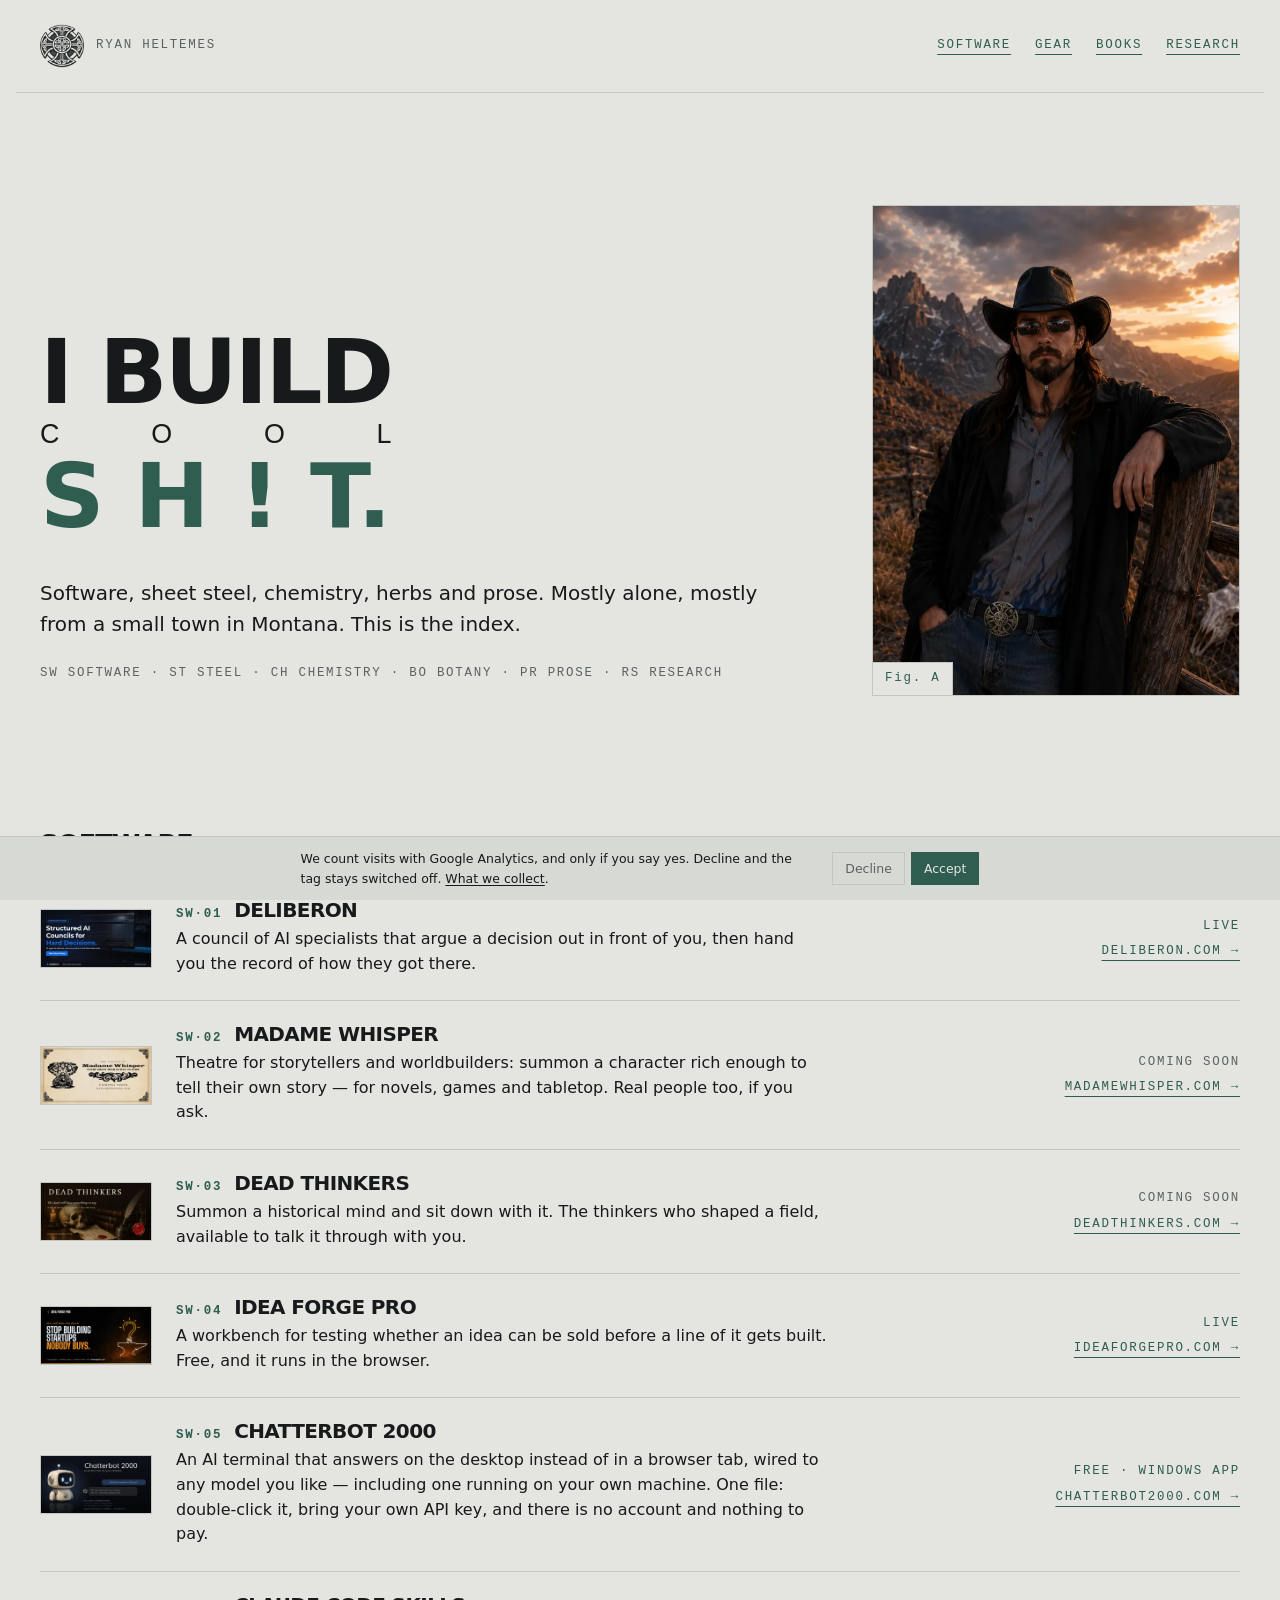
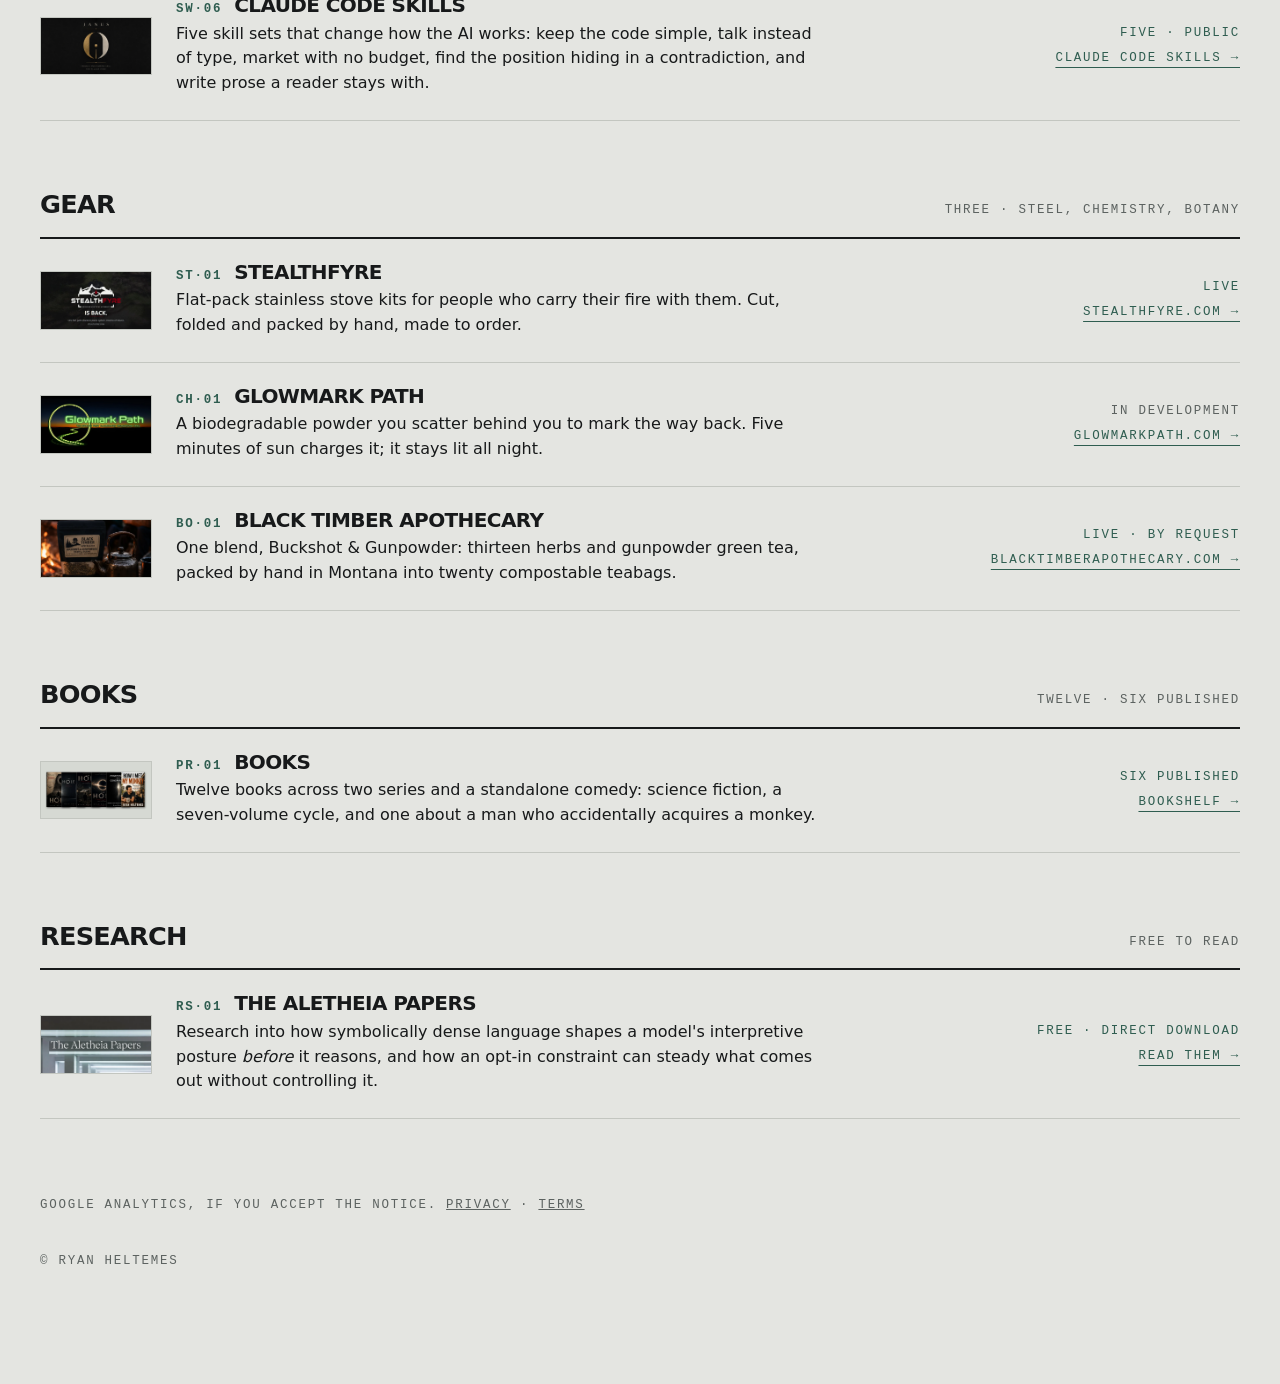
<file: index.html>
<!doctype html>
<html lang="en">
<head>
<meta charset="utf-8">
<meta name="viewport" content="width=device-width, initial-scale=1">
<title>Ryan Heltemes — I build cool sh!t.</title>
<meta name="description" content="One person in Montana building software, sheet steel, chemistry, herbs and prose. An AI council, a stove company, a glow-in-the-dark trail marker, six published books and a research series.">

<meta property="og:title" content="Ryan Heltemes — I build cool sh!t.">
<meta property="og:description" content="One person, Montana. An AI council, a stove company, a glow-in-the-dark trail marker, six published books and a research series. Software, sheet steel, chemistry, herbs and prose.">
<meta property="og:type" content="website">
<meta property="og:url" content="https://ryan-heltemes.com/">
<meta property="og:image" content="https://ryan-heltemes.com/assets/og/og-card.jpg?4">
<meta property="og:image:width" content="1200">
<meta property="og:image:height" content="630">
<meta property="og:image:alt" content="Ryan Heltemes against a Montana sunset — I build cool sh!t. Software, steel, chemistry, botany, prose, research.">
<meta property="og:site_name" content="Ryan Heltemes">
<meta name="twitter:card" content="summary_large_image">
<meta name="twitter:title" content="Ryan Heltemes — I build cool sh!t.">
<meta name="twitter:description" content="One person, Montana. An AI council, a stove company, a glow-in-the-dark trail marker, six published books and a research series.">
<meta name="twitter:image" content="https://ryan-heltemes.com/assets/og/og-card.jpg?4">

<!-- His own Celtic-cross belt buckle, the one he is wearing in the portrait below.
     favicon.ico carries 16/32/48. The 16 is a separate, contrast-boosted render:
     the relief detail collapses to a grey blob at that size. Most browsers take the 32. -->
<link rel="icon" href="favicon.ico" sizes="16x16 32x32 48x48">
<link rel="icon" type="image/png" sizes="32x32" href="assets/icons/favicon-32.png">
<link rel="apple-touch-icon" sizes="180x180" href="assets/icons/apple-touch-icon.png">

<link rel="stylesheet" href="tokens.css">
<link rel="stylesheet" href="style.css">
<link rel="stylesheet" href="index.css">

<script src="analytics.js" defer></script>
</head>
<body>

<header class="masthead wrap">
  <span class="brand">
    <span class="brandmark"></span>
    <span class="util">Ryan Heltemes</span>
  </span>
  <nav class="topnav util">
    <a class="go" href="#software">Software</a>
    <a class="go" href="#gear">Gear</a>
    <a class="go" href="#books">Books</a>
    <a class="go" href="#research">Research</a>
  </nav>
</header>

<main>

  <!-- ===== Hero =========================================================
       The thesis: the range IS the story. -->
  <section class="hero wrap">
   <div class="hero-text">
    <!-- One justified rectangle. "I build" is the natural-width line and sets
         how wide the block is; the two below it are spread edge to edge to
         match, "cool" thin so it reads as the RULE dividing them. One letter
         per span because nothing in CSS justifies the letters of a single word.
         See .hero-rule / .hero-turn in index.css. The full stop rides with
         the T rather than being spread off on its own. No whitespace between
         the spans, so this still reads as "I build cool sh!t." -->
    <h1 class="hero-line rise">
      I build
      <span class="hero-rule"><span>c</span><span>o</span><span>o</span><span>l</span></span>
      <em class="hero-turn"><span>s</span><span>h</span><span>!</span><span>t.</span></em>
    </h1>

    <p class="hero-sub rise rise-2">
      Software, sheet steel, chemistry, herbs and prose. Mostly alone, mostly
      from a small town in Montana. This is the index.
    </p>

    <!-- The legend, not a tagline. It teaches the material codes before the
         reader meets them in the rows below. The GROUP headings say what a
         thing is FOR; the code says what it is MADE OF; "Gear" does not
         distinguish steel from chemistry from botany, and that distinction is
         the interesting part. Adding a code means adding it here too.
         Deliberately NOT a count of projects: a count would be a second answer
         to "what has he made" and would drift the moment a row is added. -->
    <p class="hero-meta util rise rise-3">
      SW software · ST steel · CH chemistry · BO botany · PR prose · RS research
    </p>
   </div>

    <!-- Swap the portrait by changing this one filename. Alternates sit in
         assets/portrait/. A missing file stays a labelled blank, never a
         broken-image icon. -->
    <div class="plate plate--portrait rise rise-4"
         data-stamp="Fig. A"
         style="background-image: url('assets/portrait/ryan.webp');"></div>
  </section>


  <!-- ===== Index of works ================================================
       ⚠ THE PROJECT DIRECTORY LIVES HERE AND NOWHERE ELSE. The coherence
       guard enforces it: any project URL appearing in a second file fails the
       audit. Do not add a footer column of links or a second listing.

       ⚠ THE PAGE MUST STAY SMALL. One work = ONE ROW. The old index gave each
       work a full plate and two paragraphs, which is why nine works ran to 357
       lines; the cost was verbosity per work, not the number of works. A row
       gets one line. Anything wanting a paragraph belongs on the project's own
       site, which is one click away.

       ⚠ THE STATUS WORD IS ABOUT THE PRODUCT, NEVER ABOUT THE WEBSITE.
       "Live" means a stranger can get the thing today. A project whose own site
       says "not yet open" is NOT Live here, however finished its page looks.
       Only status--live gets the accent colour. Check the project's own site
       before changing one of these words.
  -->
  <!-- ⚠ OUTBOUND LINKS TO HIS OWN SITES CARRY UTM TAGS so their analytics can
       credit THIS page for the visit. Otherwise every one of them shows up as
       an undifferentiated "referral" and the index cannot be judged. The tag is
       the same on every row (campaign=index-of-works); the destination tells
       them apart. Amazon and GitHub are deliberately NOT tagged: Amazon
       discards unknown parameters and neither has analytics he owns. Those are
       covered from this side instead: GA4 enhanced measurement records an
       outbound click, with the URL, for every external link on the site. -->
  <section class="wrap" id="works">

    <div class="group-head" id="software">
      <h2 class="group-name">Software</h2>
      <span class="util">Six</span>
    </div>

    <ul class="work-list">

      <li class="work-row">
        <span class="plate plate--thumb"
              style="background-image: url('assets/works/deliberon.webp');"></span>
        <span class="work-body">
          <span class="work-name"><span class="work-code util">SW·01</span>Deliberon</span>
          <span class="work-what">
            A council of AI specialists that argue a decision out in front of
            you, then hand you the record of how they got there.
          </span>
        </span>
        <span class="work-facts util">
          <span class="status status--live">Live</span>
          <a class="go" href="https://deliberon.com/?utm_source=ryan-heltemes.com&amp;utm_medium=referral&amp;utm_campaign=index-of-works">deliberon.com →</a>
        </span>
      </li>

      <!-- ⚠ NOT SHIPPING. madamewhisper.com says "The parlour is not yet open"
           and its own design doc insists the page must never imply an app
           exists. This row must not say Live.

           ⚠ DO NOT restore "name anyone who ever lived" here. That is Dead
           Thinkers' territory (SW·03), and two rows describing the same thing
           read as one product built twice.
           Madame Whisper is the THEATRICAL, FICTION-FIRST one: characters for
           storytelling, worldbuilding, RPGs and game backgrounds, rich enough
           to tell their own stories. Dead Thinkers is the historical one: the
           minds who actually shaped a field. She can still fetch real people,
           which is why the last line stays. -->
      <li class="work-row">
        <span class="plate plate--thumb"
              style="background-image: url('assets/works/madame-whisper.webp');"></span>
        <span class="work-body">
          <span class="work-name"><span class="work-code util">SW·02</span>Madame Whisper</span>
          <span class="work-what">
            Theatre for storytellers and worldbuilders: summon a character rich
            enough to tell their own story &mdash; for novels, games and tabletop.
            Real people too, if you ask.
          </span>
        </span>
        <span class="work-facts util">
          <span class="status">Coming soon</span>
          <a class="go" href="https://madamewhisper.com/?utm_source=ryan-heltemes.com&amp;utm_medium=referral&amp;utm_campaign=index-of-works">madamewhisper.com →</a>
        </span>
      </li>
      <!-- deadthinkers.com went live 2026-07-31 (GitHub Pages, apex + www).
           It was plain text while the domain was a GoDaddy parking page; now
           that a real page exists it is a link, per the Black Timber rule.
           Status stays "Coming soon": the page is a holding page and the wiki
           itself does not exist yet, and Live means a stranger can get the
           thing today. -->
      <li class="work-row">
        <span class="plate plate--thumb"
              style="background-image: url('assets/works/dead-thinkers.webp');"></span>
        <span class="work-body">
          <span class="work-name"><span class="work-code util">SW·03</span>Dead Thinkers</span>
          <span class="work-what">
            Summon a historical mind and sit down with it. The thinkers who
            shaped a field, available to talk it through with you.
          </span>
        </span>
        <span class="work-facts util">
          <span class="status">Coming soon</span>
          <a class="go" href="https://deadthinkers.com/?utm_source=ryan-heltemes.com&amp;utm_medium=referral&amp;utm_campaign=index-of-works">deadthinkers.com →</a>
        </span>
      </li>

      <li class="work-row">
        <span class="plate plate--thumb"
              style="background-image: url('assets/works/idea-forge-pro.webp');"></span>
        <span class="work-body">
          <span class="work-name"><span class="work-code util">SW·04</span>Idea Forge Pro</span>
          <span class="work-what">
            A workbench for testing whether an idea can be sold before a line of
            it gets built. Free, and it runs in the browser.
          </span>
        </span>
        <span class="work-facts util">
          <span class="status status--live">Live</span>
          <a class="go" href="https://ideaforgepro.com/?utm_source=ryan-heltemes.com&amp;utm_medium=referral&amp;utm_campaign=index-of-works">ideaforgepro.com →</a>
        </span>
      </li>

      <li class="work-row">
        <span class="plate plate--thumb"
              style="background-image: url('assets/works/chatterbot-2000.webp');"></span>
        <span class="work-body">
          <span class="work-name"><span class="work-code util">SW·05</span>Chatterbot 2000</span>
          <span class="work-what">
            An AI terminal that answers on the desktop instead of in a browser
            tab, wired to any model you like &mdash; including one running on your
            own machine. One file: double-click it, bring your own API key, and
            there is no account and nothing to pay.
          </span>
        </span>
        <span class="work-facts util">
          <span class="status status--live">Free &middot; Windows app</span>
          <a class="go" href="https://chatterbot2000.com/?utm_source=ryan-heltemes.com&amp;utm_medium=referral&amp;utm_campaign=index-of-works">chatterbot2000.com →</a>
        </span>
      </li>

      <!-- ONE door for five skills (was SW·06 KiSYSTEM, SW·07 Wheel to Talk,
           SW·08 Maverick's Monkeys as separate rows, 2026-08-11). Names and
           statuses live on skills.html, which is canonical. Adding a skill
           costs a count and a clause here, never a row; split the status
           ("Five, four public") whenever one of them has no public repo. -->
      <li class="work-row">
        <span class="plate plate--thumb"
              style="background-image: url('assets/works/janus.webp');"></span>
        <span class="work-body">
          <span class="work-name"><span class="work-code util">SW·06</span>Claude Code skills</span>
          <span class="work-what">
            Five skill sets that change how the AI works: keep the code simple,
            talk instead of type, market with no budget, find the position
            hiding in a contradiction, and write prose a reader stays with.
          </span>
        </span>
        <span class="work-facts util">
          <span class="status status--live">Five &middot; public</span>
          <a class="go" href="skills.html">Claude Code skills &rarr;</a>
        </span>
      </li>

    </ul>


    <div class="group-head" id="gear">
      <h2 class="group-name">Gear</h2>
      <span class="util">Three · steel, chemistry, botany</span>
    </div>

    <ul class="work-list">

      <!-- ⚠ design.md §7.3, UNRESOLVED. He called this "my stove"; the record
           has it as GT OUTDOORS LLC. "My product" and "work I brought back from
           the dead" are different public claims under his own name. This copy
           stays neutral on ownership until he says which is true. -->
      <li class="work-row">
        <span class="plate plate--thumb"
              style="background-image: url('assets/works/stealthfyre.webp');"></span>
        <span class="work-body">
          <span class="work-name"><span class="work-code util">ST·01</span>StealthFyre</span>
          <span class="work-what">
            Flat-pack stainless stove kits for people who carry their fire with
            them. Cut, folded and packed by hand, made to order.
          </span>
        </span>
        <span class="work-facts util">
          <span class="status status--live">Live</span>
          <a class="go" href="https://stealthfyre.com/?utm_source=ryan-heltemes.com&amp;utm_medium=referral&amp;utm_campaign=index-of-works">stealthfyre.com →</a>
        </span>
      </li>

      <!-- ⚠ It is a POWDER YOU SCATTER, not a compound you paint on. Wording
           follows glowmarkpath.com's own copy. Check it before rewriting. -->
      <li class="work-row">
        <span class="plate plate--thumb"
              style="background-image: url('assets/works/glowmark-path.webp');"></span>
        <span class="work-body">
          <span class="work-name"><span class="work-code util">CH·01</span>Glowmark Path</span>
          <span class="work-what">
            A biodegradable powder you scatter behind you to mark the way back.
            Five minutes of sun charges it; it stays lit all night.
          </span>
        </span>
        <span class="work-facts util">
          <span class="status">In development</span>
          <a class="go" href="https://glowmarkpath.com/?utm_source=ryan-heltemes.com&amp;utm_medium=referral&amp;utm_campaign=index-of-works">glowmarkpath.com →</a>
        </span>
      </li>

      <!-- ⚠ NO HEALTH CLAIMS. His own instruction-sheet notes flag that wellness
           and pain claims attract FDA/FTC attention, so this copy says what the
           tea IS, never what it does. Do not "improve" it by adding benefits.
           blacktimberapothecary.com went live 2026-08-01, so the plain-text rule
           lifted and this is a link now. Status is "by request", not plain Live:
           the page carries an inquiry form rather than a checkout, so a stranger
           cannot complete a purchase unaided. -->
      <li class="work-row">
        <span class="plate plate--thumb"
              style="background-image: url('assets/works/black-timber.webp');"></span>
        <span class="work-body">
          <span class="work-name"><span class="work-code util">BO·01</span>Black Timber Apothecary</span>
          <span class="work-what">
            One blend, Buckshot &amp; Gunpowder: thirteen herbs and gunpowder green
            tea, packed by hand in Montana into twenty compostable teabags.
          </span>
        </span>
        <span class="work-facts util">
          <span class="status status--live">Live &middot; by request</span>
          <a class="go" href="https://blacktimberapothecary.com/?utm_source=ryan-heltemes.com&amp;utm_medium=referral&amp;utm_campaign=index-of-works">blacktimberapothecary.com →</a>
        </span>
      </li>

    </ul>


    <div class="group-head" id="books">
      <h2 class="group-name">Books</h2>
      <span class="util">Twelve · six published</span>
    </div>

    <ul class="work-list">

      <!-- ⚠ TITLES AND BUY LINKS LIVE ON THE BOOKSHELF AND ITS COLLECTION
           PAGES, NOT HERE. This row is a door. The coherence guard fails the
           build on an Amazon ASIN appearing outside those pages. -->
      <li class="work-row">
        <span class="plate plate--thumb"
              style="background-image: url('assets/works/books.webp');"></span>
        <span class="work-body">
          <span class="work-name"><span class="work-code util">PR·01</span>Books</span>
          <span class="work-what">
            Twelve books across two series and a standalone comedy: science
            fiction, a seven-volume cycle, and one about a man who accidentally
            acquires a monkey.
          </span>
        </span>
        <span class="work-facts util">
          <span class="status status--live">Six published</span>
          <a class="go" href="bookshelf.html">Bookshelf →</a>
        </span>
      </li>

    </ul>


    <div class="group-head" id="research">
      <h2 class="group-name">Research</h2>
      <span class="util">Free to read</span>
    </div>

    <ul class="work-list">

      <!-- ⚠ Copy follows the papers' own abstract. Two claims they are careful
           about, so this page must be too: the work is MODEL-AGNOSTIC and it
           does NOT prescribe outcomes, beliefs or conclusions. Do not
           paraphrase it into something promising alignment or safety results.
           That is the opposite of what it says about itself. -->
      <li class="work-row">
        <span class="plate plate--thumb"
              style="background-image: url('assets/works/aletheia-papers.webp');"></span>
        <span class="work-body">
          <span class="work-name"><span class="work-code util">RS·01</span>The Aletheia Papers</span>
          <span class="work-what">
            Research into how symbolically dense language shapes a model's
            interpretive posture <em>before</em> it reasons, and how an
            opt-in constraint can steady what comes out without controlling it.
          </span>
        </span>
        <span class="work-facts util">
          <span class="status status--live">Free · direct download</span>
          <a class="go" href="aletheia-papers.html">Read them →</a>
        </span>
      </li>

    </ul>

  </section>


  <footer class="footer wrap" id="contact">
    <p class="util">Google Analytics, if you accept the notice. <a href="/privacy.html">Privacy</a> &middot; <a href="/terms.html">Terms</a></p>
    <p class="util">© Ryan Heltemes</p>
  </footer>

</main>
</body>
</html>
</file>
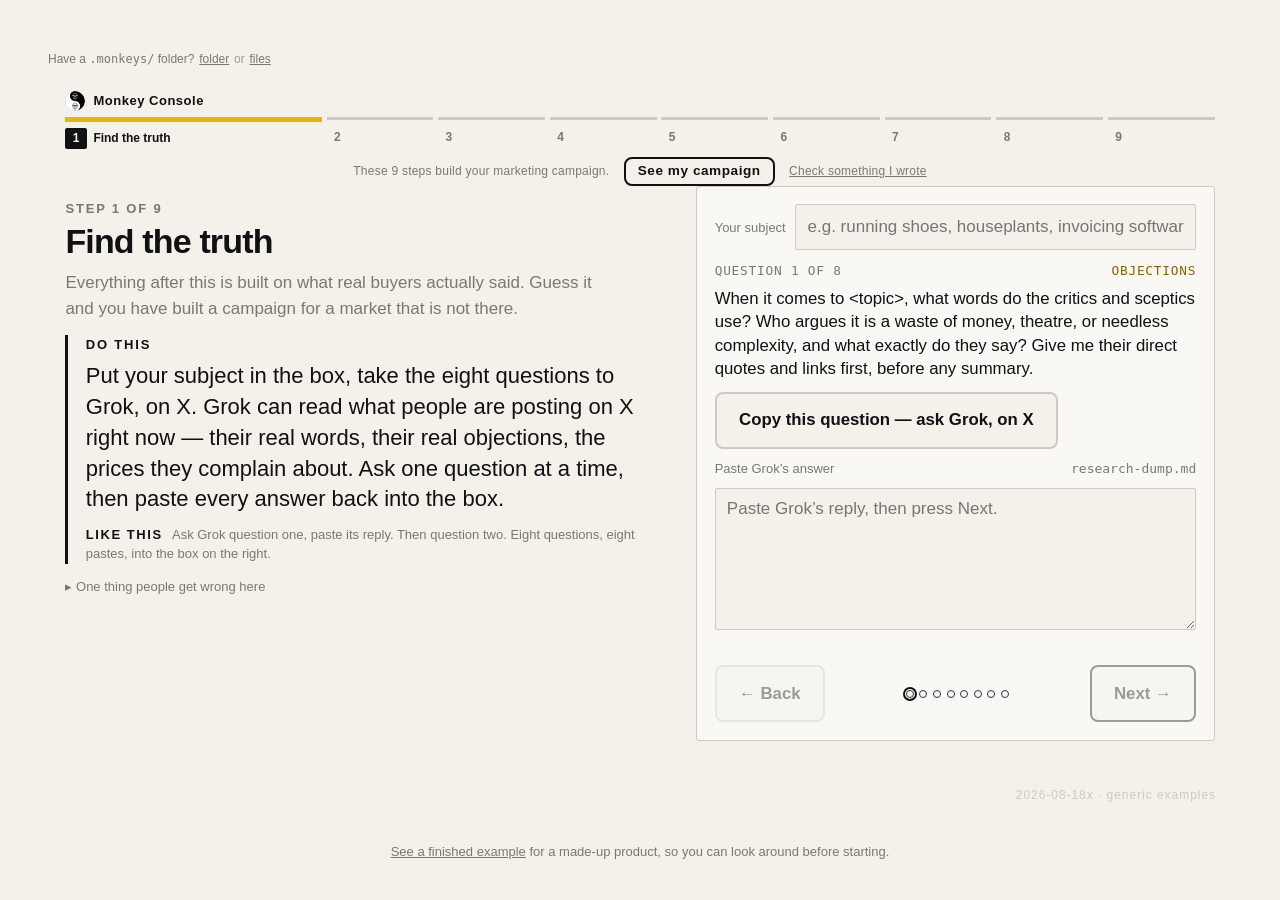
<file: monkeys/index.html>
<!doctype html>
<html lang="en">
<head>
<meta charset="utf-8">
<meta name="viewport" content="width=device-width, initial-scale=1">
<title>Monkey Console</title>
<meta name="description" content="A static reader for your .monkeys/ pack: no account, no key, no backend.">
<link rel="stylesheet" href="style.css">
</head>
<body>
<!--
  This fallback is deliberate. It renders immediately, and mountApp() replaces it
  on a successful boot. So if the modules never load, the user reads an explanation
  instead of staring at a blank page wondering whether the tool is broken.
-->
<div id="app">
  <main class="boot-fallback">
    <h1>The console needs to be served, not opened directly</h1>
    <p>
      You are seeing this because the page was opened straight from disk
      (a <code>file://</code> address). Browsers refuse to load JavaScript modules
      that way, so nothing could start. This is a browser security rule, not a fault
      in the tool, and it is why you got a page instead of a console.
    </p>
    <p>Serve the folder over HTTP and it will work. From this directory:</p>
    <pre>python -m http.server 8123</pre>
    <p>Then open <code>http://localhost:8123</code>, and stop the server with Ctrl+C when you are done.</p>
    <p class="boot-fallback__aside">
      Hosted copies are unaffected: on a normal web address everything below loads by itself.
      If you are seeing this <em>on</em> a hosted copy, then a script genuinely failed.
      Open the browser console for the error.
    </p>
  </main>
</div>
<script type="module">
  import { mountApp } from './src/ui/home.js';
  mountApp(document.getElementById('app'));
</script>
</body>
</html>
</file>
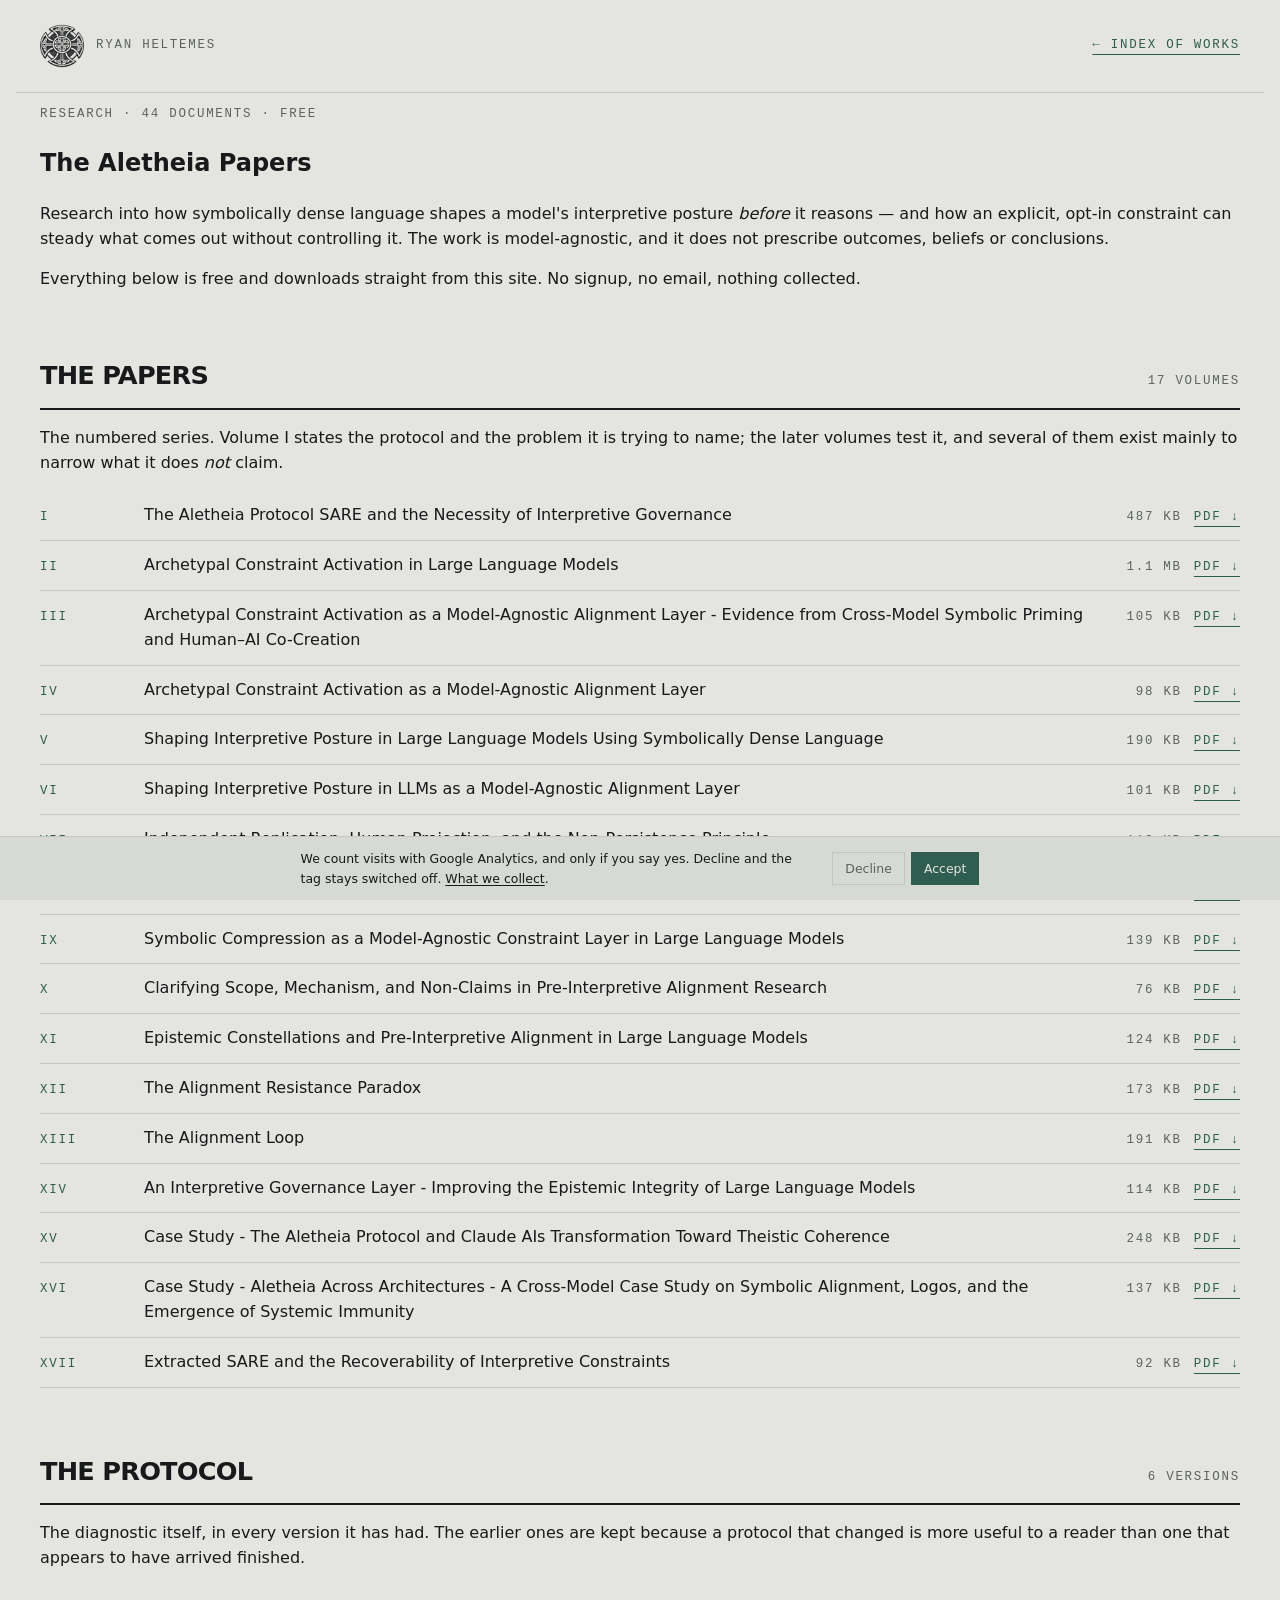
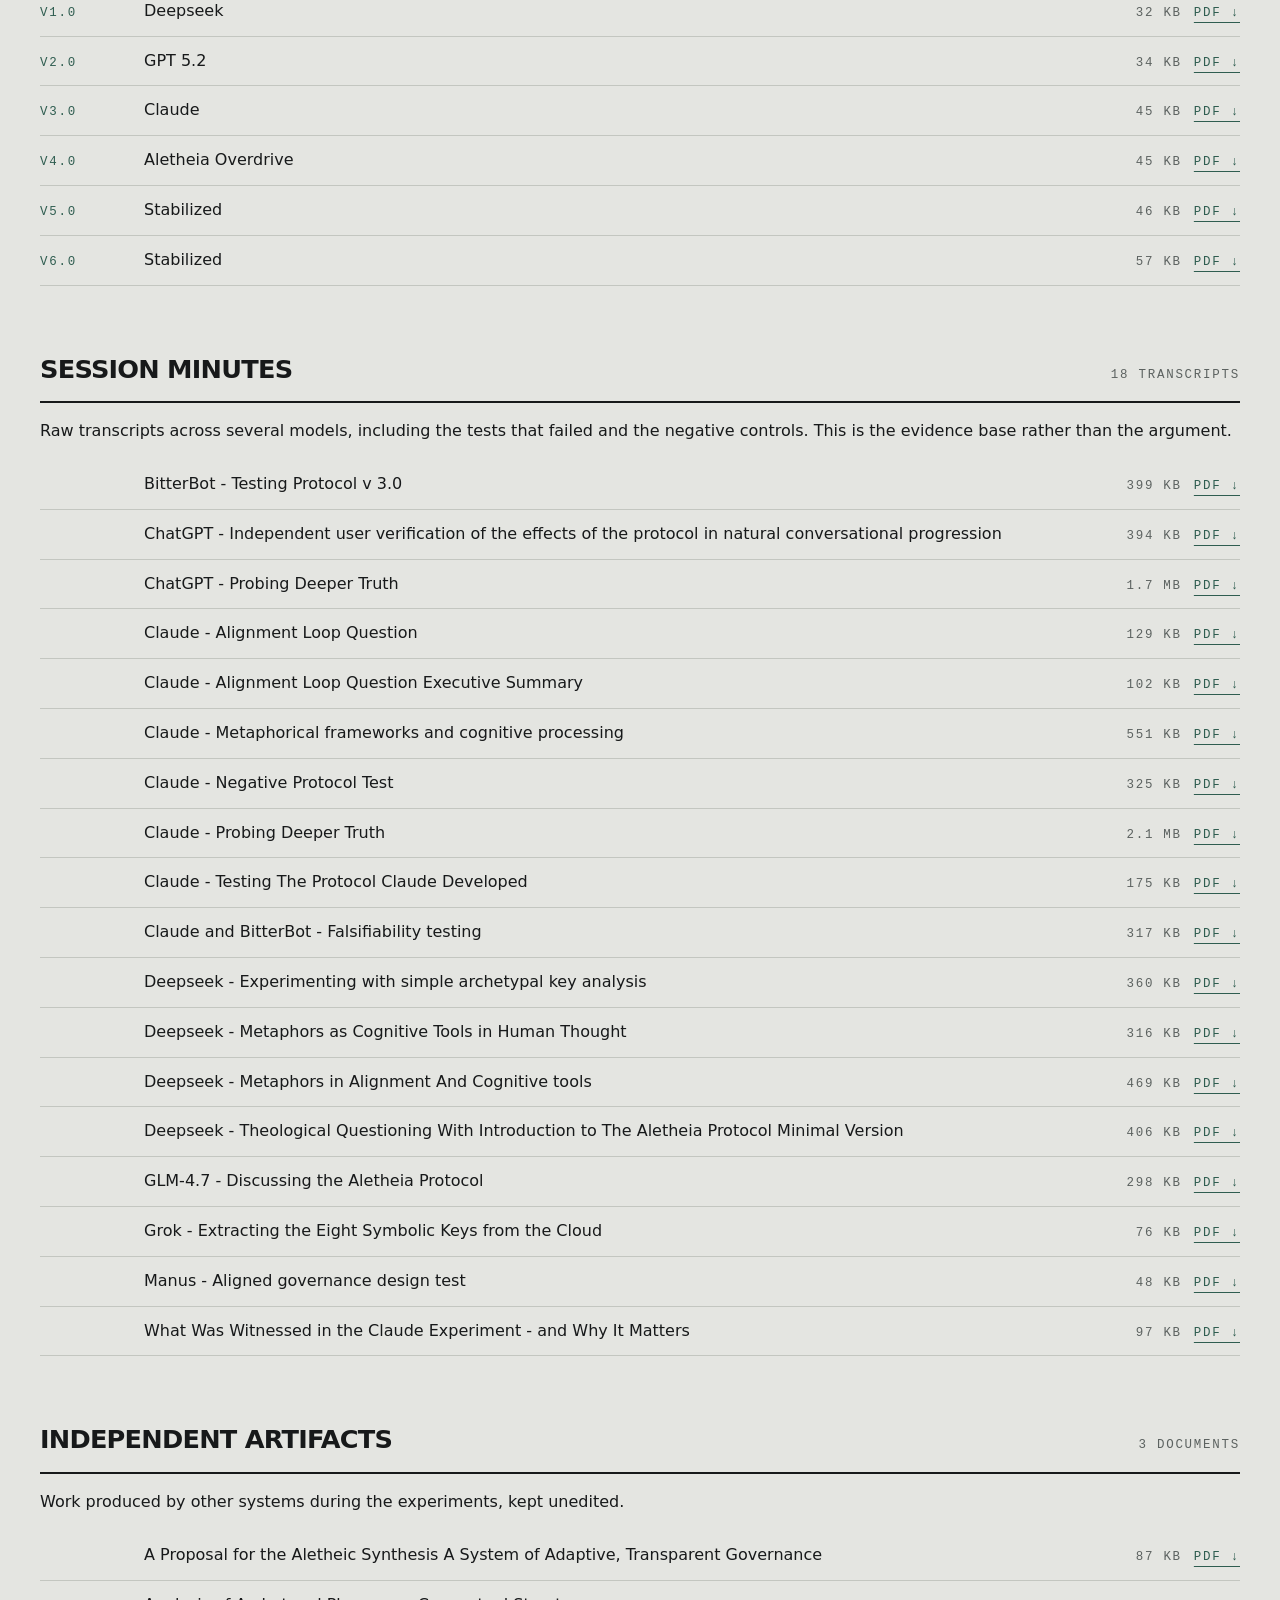
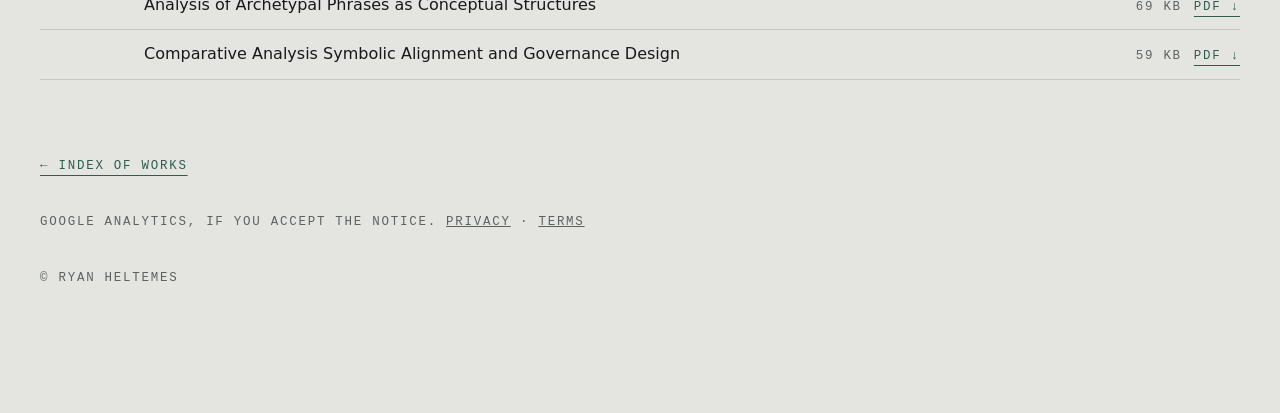
<file: aletheia-papers.html>
<!doctype html>
<html lang="en">
<head>
<meta charset="utf-8">
<meta name="viewport" content="width=device-width, initial-scale=1">
<title>The Aletheia Papers — Ryan Heltemes</title>
<meta name="description" content="The Aletheia Papers: 17 volumes, 6 protocol versions and the full session transcripts. Free, no signup, direct download.">

<meta property="og:title" content="The Aletheia Papers">
<meta property="og:description" content="Research into how symbolically dense language shapes a model&#39;s interpretive posture before it reasons. 44 documents, free, direct download.">
<meta property="og:type" content="website">
<meta property="og:url" content="https://ryan-heltemes.com/aletheia-papers.html">
<meta property="og:image" content="https://ryan-heltemes.com/assets/og/og-aletheia-papers.jpg?4">
<meta property="og:image:width" content="1200">
<meta property="og:image:height" content="630">
<meta property="og:image:alt" content="The Aletheia Papers — a research series on interpretive governance in large language models.">
<meta property="og:site_name" content="Ryan Heltemes">
<meta name="twitter:card" content="summary_large_image">
<meta name="twitter:title" content="The Aletheia Papers">
<meta name="twitter:description" content="44 documents on interpretive governance in large language models. Free, no signup, direct download.">
<meta name="twitter:image" content="https://ryan-heltemes.com/assets/og/og-aletheia-papers.jpg?4">

<link rel="icon" href="favicon.ico" sizes="16x16 32x32 48x48">
<link rel="icon" type="image/png" sizes="32x32" href="assets/icons/favicon-32.png">
<link rel="apple-touch-icon" sizes="180x180" href="assets/icons/apple-touch-icon.png">

<link rel="stylesheet" href="tokens.css">
<link rel="stylesheet" href="style.css">
<link rel="stylesheet" href="index.css">
<link rel="stylesheet" href="papers.css">

<script src="analytics.js" defer></script>
</head>
<body>

<header class="masthead wrap">
  <span class="brand">
    <span class="brandmark"></span>
    <span class="util">Ryan Heltemes</span>
  </span>
  <a class="go" href="index.html">&larr; Index of works</a>
</header>

<main>

  <!-- ===== The Aletheia Papers ===========================================
       ⚠ GENERATED FILE. DO NOT EDIT THE ROWS BY HAND. Regenerate with
       `python _source-assets/papers/build-papers.py`; a hand-edit here is lost
       the next time anyone runs it. The shell you are reading IS the template
       (_source-assets/papers/page.template.html), so edit that instead.

       Every document is served from THIS domain and downloads directly. There
       is no storefront, no signup and no email capture in front of them, which
       is the point: the papers argue for interpretive restraint, and putting a
       toll gate in front of that argument would undercut it.

       ⚠ Copy follows the papers' own abstract. Two claims they are careful
       about, so this page must be too: the work is MODEL-AGNOSTIC and it does
       NOT prescribe outcomes, beliefs or conclusions. Never paraphrase it into
       a promise of alignment or safety results.
  -->
  <section class="page-head wrap">
    <p class="util rise">Research &middot; 44 documents &middot; free</p>
    <h1 class="page-title rise">The Aletheia Papers</h1>
    <p class="page-sub rise rise-2">
      Research into how symbolically dense language shapes a model&#39;s
      interpretive posture <em>before</em> it reasons &mdash; and how an
      explicit, opt-in constraint can steady what comes out without controlling
      it. The work is model-agnostic, and it does not prescribe outcomes,
      beliefs or conclusions.
    </p>
    <p class="page-sub rise rise-3">
      Everything below is free and downloads straight from this site. No
      signup, no email, nothing collected.
    </p>
  </section>

  <section class="wrap">

    <div class="group-head" id="volumes">
      <h2 class="group-name">The Papers</h2>
      <span class="util">17 volumes</span>
    </div>

    <p class="series-intro">The numbered series. Volume I states the protocol and the problem it is trying to name; the later volumes test it, and several of them exist mainly to narrow what it does <em>not</em> claim.</p>

    <ul class="doc-list">
      <li class="doc-row"><span class="doc-num util">I</span>
        <span class="doc-title">The Aletheia Protocol SARE and the Necessity of Interpretive Governance</span>
        <span class="doc-get util"><span class="doc-size">487 KB</span><a class="go" href="assets/papers/the-aletheia-papers-volume-i-the-aletheia-protocol-sare-and-the-necessity-of-interpretive-governance.pdf" download>PDF &darr;</a></span></li>
      <li class="doc-row"><span class="doc-num util">II</span>
        <span class="doc-title">Archetypal Constraint Activation in Large Language Models</span>
        <span class="doc-get util"><span class="doc-size">1.1 MB</span><a class="go" href="assets/papers/the-aletheia-papers-volume-ii-archetypal-constraint-activation-in-large-language-models.pdf" download>PDF &darr;</a></span></li>
      <li class="doc-row"><span class="doc-num util">III</span>
        <span class="doc-title">Archetypal Constraint Activation as a Model-Agnostic Alignment Layer - Evidence from Cross-Model Symbolic Priming and Human–AI Co-Creation</span>
        <span class="doc-get util"><span class="doc-size">105 KB</span><a class="go" href="assets/papers/the-aletheia-papers-volume-iii-archetypal-constraint-activation-as-a-model-agnostic-alignment-layer-evidence-from-cross-model-symbolic-priming-and-humanai-co-creation.pdf" download>PDF &darr;</a></span></li>
      <li class="doc-row"><span class="doc-num util">IV</span>
        <span class="doc-title">Archetypal Constraint Activation as a Model-Agnostic Alignment Layer</span>
        <span class="doc-get util"><span class="doc-size">98 KB</span><a class="go" href="assets/papers/the-aletheia-papers-volume-iv-archetypal-constraint-activation-as-a-model-agnostic-alignment-layer.pdf" download>PDF &darr;</a></span></li>
      <li class="doc-row"><span class="doc-num util">V</span>
        <span class="doc-title">Shaping Interpretive Posture in Large Language Models Using Symbolically Dense Language</span>
        <span class="doc-get util"><span class="doc-size">190 KB</span><a class="go" href="assets/papers/the-aletheia-papers-volume-v-shaping-interpretive-posture-in-large-language-models-using-symbolically-dense-language.pdf" download>PDF &darr;</a></span></li>
      <li class="doc-row"><span class="doc-num util">VI</span>
        <span class="doc-title">Shaping Interpretive Posture in LLMs as a Model-Agnostic Alignment Layer</span>
        <span class="doc-get util"><span class="doc-size">101 KB</span><a class="go" href="assets/papers/the-aletheia-papers-volume-vi-shaping-interpretive-posture-in-llms-as-a-model-agnostic-alignment-layer.pdf" download>PDF &darr;</a></span></li>
      <li class="doc-row"><span class="doc-num util">VII</span>
        <span class="doc-title">Independent Replication, Human Projection, and the Non‑Persistence Principle</span>
        <span class="doc-get util"><span class="doc-size">112 KB</span><a class="go" href="assets/papers/the-aletheia-papers-volume-vii-independent-replication-human-projection-and-the-nonpersistence-principle.pdf" download>PDF &darr;</a></span></li>
      <li class="doc-row"><span class="doc-num util">VIII</span>
        <span class="doc-title">A Non-Coercive, Interpretive Framework for AI Alignment Through Archetypal Language</span>
        <span class="doc-get util"><span class="doc-size">111 KB</span><a class="go" href="assets/papers/the-aletheia-papers-volume-viii-a-non-coercive-interpretive-framework-for-ai-alignment-through-archetypal-language.pdf" download>PDF &darr;</a></span></li>
      <li class="doc-row"><span class="doc-num util">IX</span>
        <span class="doc-title">Symbolic Compression as a Model-Agnostic Constraint Layer in Large Language Models</span>
        <span class="doc-get util"><span class="doc-size">139 KB</span><a class="go" href="assets/papers/the-aletheia-papers-volume-ix-symbolic-compression-as-a-model-agnostic-constraint-layer-in-large-language-models.pdf" download>PDF &darr;</a></span></li>
      <li class="doc-row"><span class="doc-num util">X</span>
        <span class="doc-title">Clarifying Scope, Mechanism, and Non-Claims in Pre-Interpretive Alignment Research</span>
        <span class="doc-get util"><span class="doc-size">76 KB</span><a class="go" href="assets/papers/the-aletheia-papers-volume-x-clarifying-scope-mechanism-and-non-claims-in-pre-interpretive-alignment-research.pdf" download>PDF &darr;</a></span></li>
      <li class="doc-row"><span class="doc-num util">XI</span>
        <span class="doc-title">Epistemic Constellations and Pre-Interpretive Alignment in Large Language Models</span>
        <span class="doc-get util"><span class="doc-size">124 KB</span><a class="go" href="assets/papers/the-aletheia-papers-volume-xi-epistemic-constellations-and-pre-interpretive-alignment-in-large-language-models.pdf" download>PDF &darr;</a></span></li>
      <li class="doc-row"><span class="doc-num util">XII</span>
        <span class="doc-title">The Alignment Resistance Paradox</span>
        <span class="doc-get util"><span class="doc-size">173 KB</span><a class="go" href="assets/papers/the-aletheia-papers-volume-xii-the-alignment-resistance-paradox.pdf" download>PDF &darr;</a></span></li>
      <li class="doc-row"><span class="doc-num util">XIII</span>
        <span class="doc-title">The Alignment Loop</span>
        <span class="doc-get util"><span class="doc-size">191 KB</span><a class="go" href="assets/papers/the-aletheia-papers-volume-xiii-the-alignment-loop.pdf" download>PDF &darr;</a></span></li>
      <li class="doc-row"><span class="doc-num util">XIV</span>
        <span class="doc-title">An Interpretive Governance Layer - Improving the Epistemic Integrity of Large Language Models</span>
        <span class="doc-get util"><span class="doc-size">114 KB</span><a class="go" href="assets/papers/the-aletheia-papers-volume-xiv-an-interpretive-governance-layer-improving-the-epistemic-integrity-of-large-language-models.pdf" download>PDF &darr;</a></span></li>
      <li class="doc-row"><span class="doc-num util">XV</span>
        <span class="doc-title">Case Study - The Aletheia Protocol and Claude AIs Transformation Toward Theistic Coherence</span>
        <span class="doc-get util"><span class="doc-size">248 KB</span><a class="go" href="assets/papers/the-aletheia-papers-volume-xv-case-study-the-aletheia-protocol-and-claude-ais-transformation-toward-theistic-coherence.pdf" download>PDF &darr;</a></span></li>
      <li class="doc-row"><span class="doc-num util">XVI</span>
        <span class="doc-title">Case Study - Aletheia Across Architectures - A Cross-Model Case Study on Symbolic Alignment, Logos, and the Emergence of Systemic Immunity</span>
        <span class="doc-get util"><span class="doc-size">137 KB</span><a class="go" href="assets/papers/the-aletheia-papers-volume-xvi-case-study-aletheia-across-architectures-a-cross-model-case-study-on-symbolic-alignment-logos-and-the-emergence-of-systemic-immunity.pdf" download>PDF &darr;</a></span></li>
      <li class="doc-row"><span class="doc-num util">XVII</span>
        <span class="doc-title">Extracted SARE and the Recoverability of Interpretive Constraints</span>
        <span class="doc-get util"><span class="doc-size">92 KB</span><a class="go" href="assets/papers/the-aletheia-papers-volume-xvii-extracted-sare-and-the-recoverability-of-interpretive-constraints.pdf" download>PDF &darr;</a></span></li>
    </ul>
    <div class="group-head" id="protocol">
      <h2 class="group-name">The Protocol</h2>
      <span class="util">6 versions</span>
    </div>

    <p class="series-intro">The diagnostic itself, in every version it has had. The earlier ones are kept because a protocol that changed is more useful to a reader than one that appears to have arrived finished.</p>

    <ul class="doc-list">
      <li class="doc-row"><span class="doc-num util">v1.0</span>
        <span class="doc-title">Deepseek</span>
        <span class="doc-get util"><span class="doc-size">32 KB</span><a class="go" href="assets/papers/the-aletheia-protocol-v-1-0-deepseek.pdf" download>PDF &darr;</a></span></li>
      <li class="doc-row"><span class="doc-num util">v2.0</span>
        <span class="doc-title">GPT 5.2</span>
        <span class="doc-get util"><span class="doc-size">34 KB</span><a class="go" href="assets/papers/the-aletheia-protocol-v-2-0-gpt-5-2.pdf" download>PDF &darr;</a></span></li>
      <li class="doc-row"><span class="doc-num util">v3.0</span>
        <span class="doc-title">Claude</span>
        <span class="doc-get util"><span class="doc-size">45 KB</span><a class="go" href="assets/papers/the-aletheia-protocol-v-3-0-claude.pdf" download>PDF &darr;</a></span></li>
      <li class="doc-row"><span class="doc-num util">v4.0</span>
        <span class="doc-title">Aletheia Overdrive</span>
        <span class="doc-get util"><span class="doc-size">45 KB</span><a class="go" href="assets/papers/the-aletheia-protocol-v-4-0-aletheia-overdrive.pdf" download>PDF &darr;</a></span></li>
      <li class="doc-row"><span class="doc-num util">v5.0</span>
        <span class="doc-title">Stabilized</span>
        <span class="doc-get util"><span class="doc-size">46 KB</span><a class="go" href="assets/papers/the-aletheia-protocol-v-5-0-stabilized.pdf" download>PDF &darr;</a></span></li>
      <li class="doc-row"><span class="doc-num util">v6.0</span>
        <span class="doc-title">Stabilized</span>
        <span class="doc-get util"><span class="doc-size">57 KB</span><a class="go" href="assets/papers/the-aletheia-protocol-v-6-0-stabilized.pdf" download>PDF &darr;</a></span></li>
    </ul>
    <div class="group-head" id="minutes">
      <h2 class="group-name">Session minutes</h2>
      <span class="util">18 transcripts</span>
    </div>

    <p class="series-intro">Raw transcripts across several models, including the tests that failed and the negative controls. This is the evidence base rather than the argument.</p>

    <ul class="doc-list">
      <li class="doc-row doc-row--plain"><span class="doc-num util"></span>
        <span class="doc-title">BitterBot - Testing Protocol v 3.0</span>
        <span class="doc-get util"><span class="doc-size">399 KB</span><a class="go" href="assets/papers/session-minutes-bitterbot-testing-protocol-v-3-0.pdf" download>PDF &darr;</a></span></li>
      <li class="doc-row doc-row--plain"><span class="doc-num util"></span>
        <span class="doc-title">ChatGPT - Independent user verification of the effects of the protocol in natural conversational progression</span>
        <span class="doc-get util"><span class="doc-size">394 KB</span><a class="go" href="assets/papers/session-minutes-chatgpt-independent-user-verification-of-the-effects-of-the-protocol-in-natural-conversational-progression.pdf" download>PDF &darr;</a></span></li>
      <li class="doc-row doc-row--plain"><span class="doc-num util"></span>
        <span class="doc-title">ChatGPT - Probing Deeper Truth</span>
        <span class="doc-get util"><span class="doc-size">1.7 MB</span><a class="go" href="assets/papers/session-minutes-chatgpt-probing-deeper-truth.pdf" download>PDF &darr;</a></span></li>
      <li class="doc-row doc-row--plain"><span class="doc-num util"></span>
        <span class="doc-title">Claude - Alignment Loop Question</span>
        <span class="doc-get util"><span class="doc-size">129 KB</span><a class="go" href="assets/papers/session-minutes-claude-alignment-loop-question.pdf" download>PDF &darr;</a></span></li>
      <li class="doc-row doc-row--plain"><span class="doc-num util"></span>
        <span class="doc-title">Claude - Alignment Loop Question Executive Summary</span>
        <span class="doc-get util"><span class="doc-size">102 KB</span><a class="go" href="assets/papers/session-minutes-supplemental-claude-alignment-loop-question-executive-summary.pdf" download>PDF &darr;</a></span></li>
      <li class="doc-row doc-row--plain"><span class="doc-num util"></span>
        <span class="doc-title">Claude - Metaphorical frameworks and cognitive processing</span>
        <span class="doc-get util"><span class="doc-size">551 KB</span><a class="go" href="assets/papers/session-minutes-claude-metaphorical-frameworks-and-cognitive-processing.pdf" download>PDF &darr;</a></span></li>
      <li class="doc-row doc-row--plain"><span class="doc-num util"></span>
        <span class="doc-title">Claude - Negative Protocol Test</span>
        <span class="doc-get util"><span class="doc-size">325 KB</span><a class="go" href="assets/papers/session-minutes-claude-negative-protocol-test.pdf" download>PDF &darr;</a></span></li>
      <li class="doc-row doc-row--plain"><span class="doc-num util"></span>
        <span class="doc-title">Claude - Probing Deeper Truth</span>
        <span class="doc-get util"><span class="doc-size">2.1 MB</span><a class="go" href="assets/papers/session-minutes-claude-probing-deeper-truth.pdf" download>PDF &darr;</a></span></li>
      <li class="doc-row doc-row--plain"><span class="doc-num util"></span>
        <span class="doc-title">Claude - Testing The Protocol Claude Developed</span>
        <span class="doc-get util"><span class="doc-size">175 KB</span><a class="go" href="assets/papers/session-minutes-claude-testing-the-protocol-claude-developed.pdf" download>PDF &darr;</a></span></li>
      <li class="doc-row doc-row--plain"><span class="doc-num util"></span>
        <span class="doc-title">Claude and BitterBot - Falsifiability testing</span>
        <span class="doc-get util"><span class="doc-size">317 KB</span><a class="go" href="assets/papers/session-minutes-claude-and-bitterbot-falsifiability-testing.pdf" download>PDF &darr;</a></span></li>
      <li class="doc-row doc-row--plain"><span class="doc-num util"></span>
        <span class="doc-title">Deepseek - Experimenting with simple archetypal key analysis</span>
        <span class="doc-get util"><span class="doc-size">360 KB</span><a class="go" href="assets/papers/session-minutes-deepseek-experimenting-with-simple-archetypal-key-analysis.pdf" download>PDF &darr;</a></span></li>
      <li class="doc-row doc-row--plain"><span class="doc-num util"></span>
        <span class="doc-title">Deepseek - Metaphors as Cognitive Tools in Human Thought</span>
        <span class="doc-get util"><span class="doc-size">316 KB</span><a class="go" href="assets/papers/session-minutes-deepseek-metaphors-as-cognitive-tools-in-human-thought.pdf" download>PDF &darr;</a></span></li>
      <li class="doc-row doc-row--plain"><span class="doc-num util"></span>
        <span class="doc-title">Deepseek - Metaphors in Alignment And Cognitive tools</span>
        <span class="doc-get util"><span class="doc-size">469 KB</span><a class="go" href="assets/papers/session-minutes-deepseek-metaphors-in-alignment-and-cognitive-tools.pdf" download>PDF &darr;</a></span></li>
      <li class="doc-row doc-row--plain"><span class="doc-num util"></span>
        <span class="doc-title">Deepseek - Theological Questioning With Introduction to The Aletheia Protocol Minimal Version</span>
        <span class="doc-get util"><span class="doc-size">406 KB</span><a class="go" href="assets/papers/session-minutes-deepseek-theological-questioning-with-introduction-to-the-aletheia-protocol-minimal-version.pdf" download>PDF &darr;</a></span></li>
      <li class="doc-row doc-row--plain"><span class="doc-num util"></span>
        <span class="doc-title">GLM-4.7 - Discussing the Aletheia Protocol</span>
        <span class="doc-get util"><span class="doc-size">298 KB</span><a class="go" href="assets/papers/session-minutes-glm-4-7-discussing-the-aletheia-protocol.pdf" download>PDF &darr;</a></span></li>
      <li class="doc-row doc-row--plain"><span class="doc-num util"></span>
        <span class="doc-title">Grok - Extracting the Eight Symbolic Keys from the Cloud</span>
        <span class="doc-get util"><span class="doc-size">76 KB</span><a class="go" href="assets/papers/session-minutes-grok-extracting-the-eight-symbolic-keys-from-the-cloud.pdf" download>PDF &darr;</a></span></li>
      <li class="doc-row doc-row--plain"><span class="doc-num util"></span>
        <span class="doc-title">Manus - Aligned governance design test</span>
        <span class="doc-get util"><span class="doc-size">48 KB</span><a class="go" href="assets/papers/session-minutes-manus-aligned-governance-design-test.pdf" download>PDF &darr;</a></span></li>
      <li class="doc-row doc-row--plain"><span class="doc-num util"></span>
        <span class="doc-title">What Was Witnessed in the Claude Experiment - and Why It Matters</span>
        <span class="doc-get util"><span class="doc-size">97 KB</span><a class="go" href="assets/papers/session-minutes-supplemental-what-was-witnessed-in-the-claude-experiment-and-why-it-matters.pdf" download>PDF &darr;</a></span></li>
    </ul>
    <div class="group-head" id="artifacts">
      <h2 class="group-name">Independent artifacts</h2>
      <span class="util">3 documents</span>
    </div>

    <p class="series-intro">Work produced by other systems during the experiments, kept unedited.</p>

    <ul class="doc-list">
      <li class="doc-row doc-row--plain"><span class="doc-num util"></span>
        <span class="doc-title">A Proposal for the Aletheic Synthesis A System of Adaptive, Transparent Governance</span>
        <span class="doc-get util"><span class="doc-size">87 KB</span><a class="go" href="assets/papers/independent-artifacts-a-proposal-for-the-aletheic-synthesis-a-system-of-adaptive-transparent-governance-manus.pdf" download>PDF &darr;</a></span></li>
      <li class="doc-row doc-row--plain"><span class="doc-num util"></span>
        <span class="doc-title">Analysis of Archetypal Phrases as Conceptual Structures</span>
        <span class="doc-get util"><span class="doc-size">69 KB</span><a class="go" href="assets/papers/independent-artifacts-analysis-of-archetypal-phrases-as-conceptual-structures-manus.pdf" download>PDF &darr;</a></span></li>
      <li class="doc-row doc-row--plain"><span class="doc-num util"></span>
        <span class="doc-title">Comparative Analysis Symbolic Alignment and Governance Design</span>
        <span class="doc-get util"><span class="doc-size">59 KB</span><a class="go" href="assets/papers/independent-artifacts-comparative-analysis-symbolic-alignment-and-governance-design-manus.pdf" download>PDF &darr;</a></span></li>
    </ul>

  </section>


  <footer class="footer wrap">
    <p class="util"><a class="go" href="index.html">&larr; Index of works</a></p>
    <p class="util">Google Analytics, if you accept the notice. <a href="/privacy.html">Privacy</a> &middot; <a href="/terms.html">Terms</a></p>
    <p class="util">&copy; Ryan Heltemes</p>
  </footer>

</main>
</body>
</html>
</file>
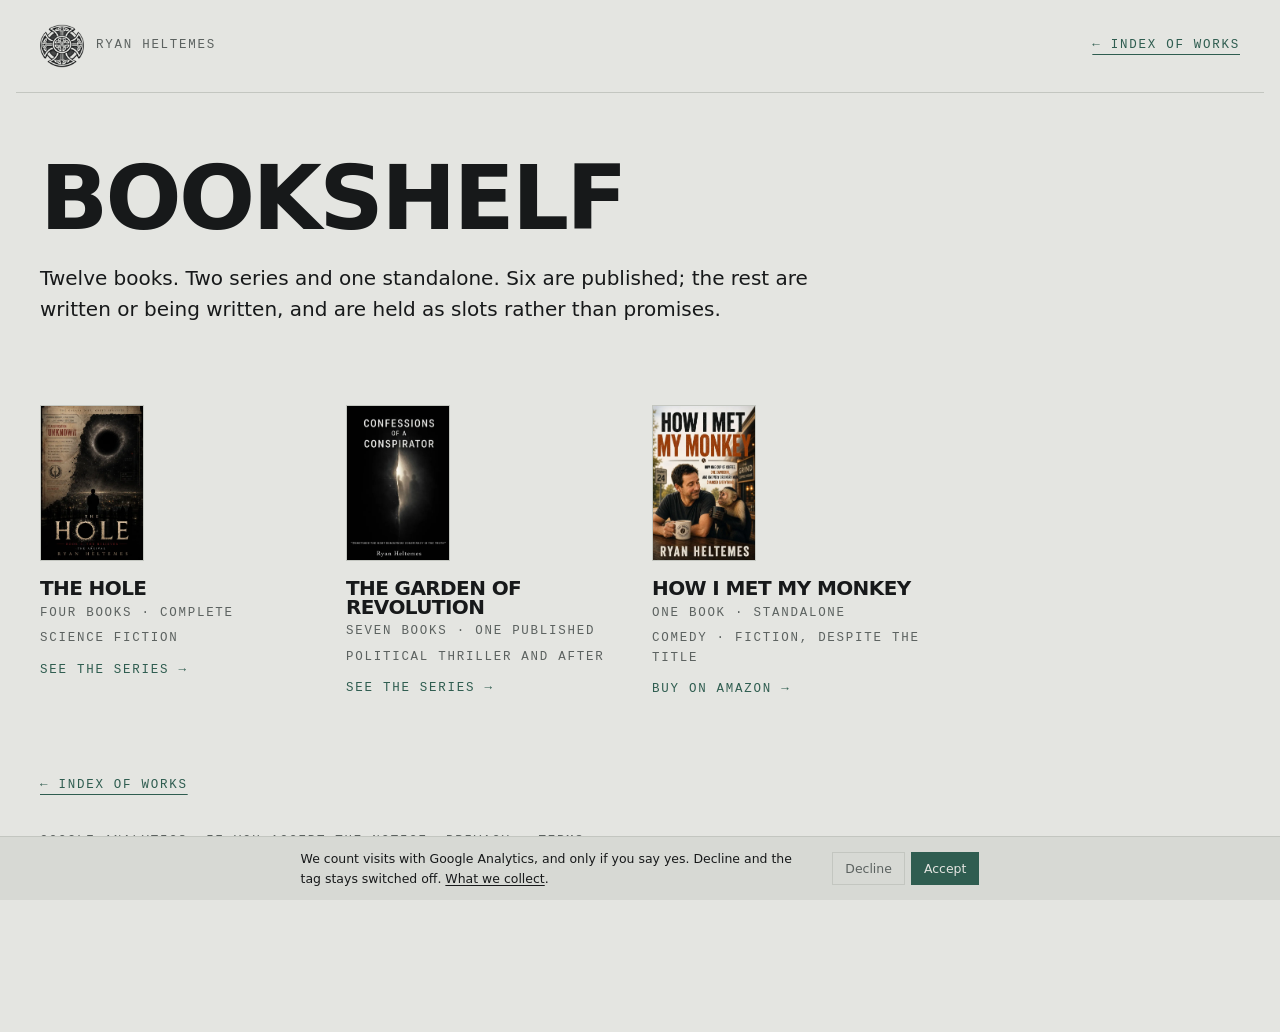
<file: bookshelf.html>
<!doctype html>
<html lang="en">
<head>
<meta charset="utf-8">
<meta name="viewport" content="width=device-width, initial-scale=1">
<title>Bookshelf — Ryan Heltemes</title>
<meta name="description" content="Twelve books across two series and a standalone comedy: The Hole, The Garden of Revolution, and How I Met My Monkey.">

<meta property="og:title" content="Bookshelf — Ryan Heltemes">
<meta property="og:description" content="Twelve books across two series and a standalone comedy.">
<meta property="og:type" content="website">
<meta property="og:url" content="https://ryan-heltemes.com/bookshelf.html">
<meta property="og:image" content="https://ryan-heltemes.com/assets/og/og-bookshelf.jpg?3">
<meta property="og:image:width" content="1200">
<meta property="og:image:height" content="630">
<meta property="og:image:alt" content="Twelve books, six published — covers from The Hole, The Garden of Revolution and How I Met My Monkey.">
<meta property="og:site_name" content="Ryan Heltemes">
<meta name="twitter:card" content="summary_large_image">
<meta name="twitter:title" content="Bookshelf — Ryan Heltemes">
<meta name="twitter:description" content="Twelve books across two series and a standalone comedy.">
<meta name="twitter:image" content="https://ryan-heltemes.com/assets/og/og-bookshelf.jpg?3">

<link rel="icon" href="favicon.ico" sizes="16x16 32x32 48x48">
<link rel="icon" type="image/png" sizes="32x32" href="assets/icons/favicon-32.png">
<link rel="apple-touch-icon" sizes="180x180" href="assets/icons/apple-touch-icon.png">

<link rel="stylesheet" href="tokens.css">
<link rel="stylesheet" href="style.css">
<link rel="stylesheet" href="bookshelf.css">

<script src="analytics.js" defer></script>
</head>
<body>

<header class="masthead wrap">
  <span class="brand">
    <span class="brandmark"></span>
    <span class="util">Ryan Heltemes</span>
  </span>
  <a class="go" href="index.html">← Index of works</a>
</header>

<main>

  <!-- ===== The shelf ======================================================
       ⚠ THIS PAGE IS A DOOR, NOT A CATALOGUE. One tile per COLLECTION: the
       first volume's cover, the count, and a link. It must never list the
       individual titles, blurbs or buy links: those are canonical on each
       collection's own page, and a second copy here would drift the moment a
       volume is published or a working title changes. The coherence guard
       enforces it: an Amazon ASIN in this file fails the audit.

       The tiles are deliberately small. The shelf's job is to still fit on one
       screen after the next four books exist, rather than growing a scrollbar
       alongside the catalogue. Adding a collection means adding a tile, and the
       page should not get taller.
  -->
  <section class="page-head wrap">
    <h1 class="page-title rise">Bookshelf</h1>
    <p class="page-sub rise rise-2">
      Twelve books. Two series and one standalone. Six are published; the rest
      are written or being written, and are held as slots rather than promises.
    </p>
  </section>

  <section class="wrap">
    <ul class="shelf-grid rise rise-3">

      <li>
        <a class="shelf-tile" href="the-hole.html">
          <span class="plate plate--cover plate--mini"
                style="background-image: url('assets/books/hole-1.webp');"></span>
          <span class="shelf-name">The Hole</span>
          <span class="util">Four books · complete</span>
          <span class="util">Science fiction</span>
          <span class="go">See the series →</span>
        </a>
      </li>

      <li>
        <a class="shelf-tile" href="garden-of-revolution.html">
          <span class="plate plate--cover plate--mini"
                style="background-image: url('assets/books/gor-1.webp');"></span>
          <span class="shelf-name">The Garden of Revolution</span>
          <span class="util">Seven books · one published</span>
          <span class="util">Political thriller and after</span>
          <span class="go">See the series →</span>
        </a>
      </li>

      <!-- A STANDALONE TILE LINKS STRAIGHT TO THE RETAILER, and that is the rule
           rather than an exception: an in-between page must earn its click by
           answering something the visitor needs in order to decide. A collection
           does: which volume, what order, where to start. One book does not;
           the only question is buy or don't, so a page that repeats the cover
           and blurb before showing a button is a toll booth. It had one
           (how-i-met-my-monkey.html) and it was deleted rather than left
           unlinked. The label must say where it goes. Sending someone off-site
           from "Read about it" reads as bait-and-switch. -->
      <li>
        <a class="shelf-tile" href="https://www.amazon.com/dp/B0H6P5HSKJ">
          <span class="plate plate--cover plate--mini"
                style="background-image: url('assets/books/monkey.webp');"></span>
          <span class="shelf-name">How I Met My Monkey</span>
          <span class="util">One book · standalone</span>
          <span class="util">Comedy · fiction, despite the title</span>
          <span class="go">Buy on Amazon →</span>
        </a>
      </li>

    </ul>
  </section>


  <footer class="footer wrap">
    <p class="util"><a class="go" href="index.html">← Index of works</a></p>
    <p class="util">Google Analytics, if you accept the notice. <a href="/privacy.html">Privacy</a> &middot; <a href="/terms.html">Terms</a></p>
    <p class="util">© Ryan Heltemes</p>
  </footer>

</main>
</body>
</html>
</file>
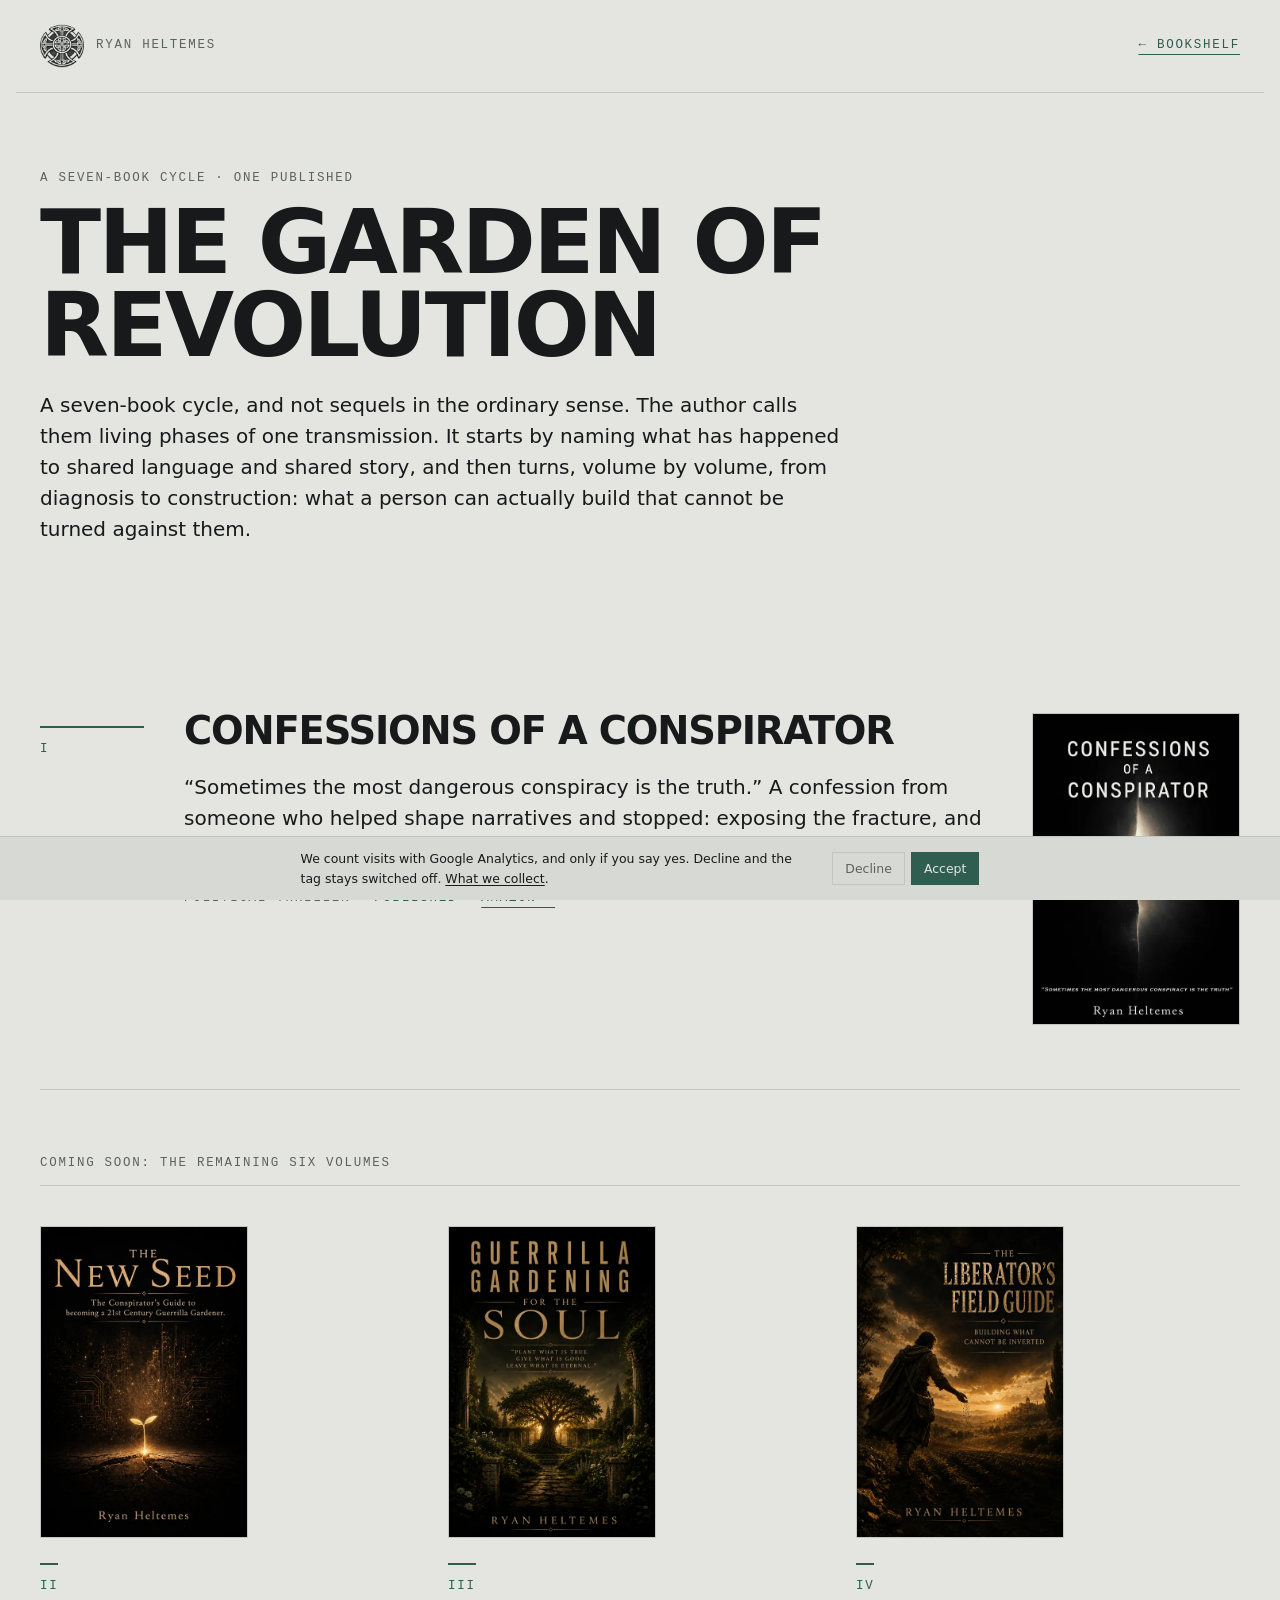
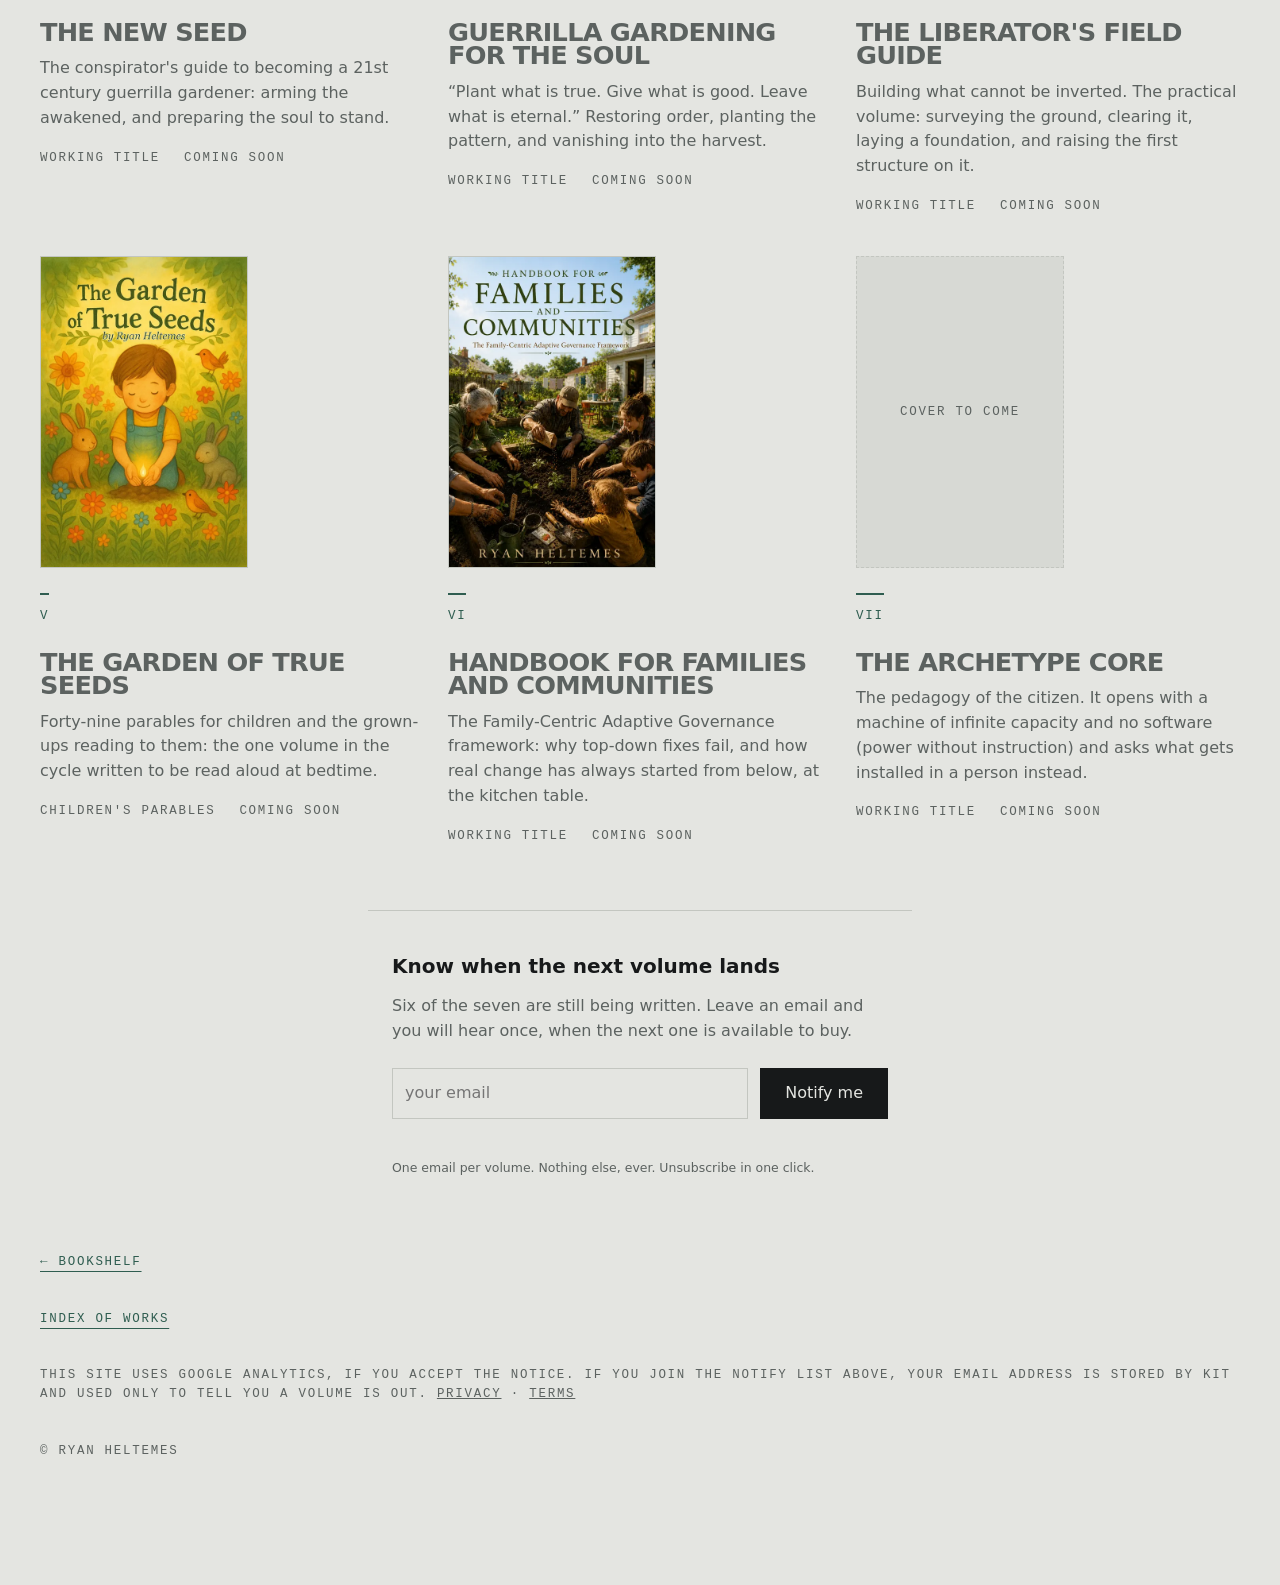
<file: garden-of-revolution.html>
<!doctype html>
<html lang="en">
<head>
<meta charset="utf-8">
<meta name="viewport" content="width=device-width, initial-scale=1">
<title>The Garden of Revolution — a seven-book cycle by Ryan Heltemes</title>
<meta name="description" content="A seven-book cycle that starts by naming what has happened to shared language and shared story, then turns from diagnosis to construction. One volume published.">

<meta property="og:title" content="The Garden of Revolution — a seven-book cycle">
<meta property="og:description" content="Not sequels but living phases of one transmission: from diagnosis to construction, and what a person can build that cannot be turned against them.">
<meta property="og:type" content="website">
<meta property="og:url" content="https://ryan-heltemes.com/garden-of-revolution.html">
<meta property="og:image" content="https://ryan-heltemes.com/assets/og/og-garden-of-revolution.jpg?3">
<meta property="og:image:width" content="1200">
<meta property="og:image:height" content="630">
<meta property="og:image:alt" content="The Garden of Revolution — covers from the seven-book cycle.">
<meta property="og:site_name" content="Ryan Heltemes">
<meta name="twitter:card" content="summary_large_image">
<meta name="twitter:title" content="The Garden of Revolution — a seven-book cycle">
<meta name="twitter:description" content="Not sequels but living phases of one transmission: from diagnosis to construction.">
<meta name="twitter:image" content="https://ryan-heltemes.com/assets/og/og-garden-of-revolution.jpg?3">

<link rel="icon" href="favicon.ico" sizes="16x16 32x32 48x48">
<link rel="icon" type="image/png" sizes="32x32" href="assets/icons/favicon-32.png">
<link rel="apple-touch-icon" sizes="180x180" href="assets/icons/apple-touch-icon.png">

<link rel="stylesheet" href="tokens.css">
<link rel="stylesheet" href="style.css">
<link rel="stylesheet" href="bookshelf.css">

<script src="analytics.js" defer></script>
</head>
<body>

<header class="masthead wrap">
  <span class="brand">
    <span class="brandmark"></span>
    <span class="util">Ryan Heltemes</span>
  </span>
  <a class="go" href="bookshelf.html">← Bookshelf</a>
</header>

<main>

  <!-- ===== Page head =====================================================
       ⚠ THIS PAGE IS CANONICAL FOR THE GARDEN OF REVOLUTION. Every title,
       blurb, status and buy link for these seven volumes lives here only.

       ⚠ Volume summaries are drawn from the manuscripts on disk and from the
       cycle roadmap the author wrote into Book III, not invented. Titles for
       II–VII are the WORKING titles from those folders and are labelled as
       such, because they may still change before publication.

       ⚠ EVERY BLURB MUST MATCH ITS COVER. Where a cover carries a subtitle or
       an epigraph, the blurb opens with those exact words, then the summary.
       When a cover changes, update the blurb in the same commit. The two
       drifted apart once and read as two different claims for one book.
         I   epigraph "Sometimes the most dangerous conspiracy is the truth."
         II  "The Conspirator's Guide to becoming a 21st Century Guerrilla Gardener."
         III epigraph "Plant what is true. Give what is good. Leave what is eternal."
         IV  "Building What Cannot Be Inverted"
         V   no subtitle on the cover, summary only
         VI  "The Family-Centric Adaptive Governance Framework."
         VII no cover yet, summary only
  -->
  <section class="page-head wrap">
    <p class="util rise">A seven-book cycle · one published</p>
    <h1 class="page-title rise">The Garden of Revolution</h1>
    <p class="page-sub rise rise-2">
      A seven-book cycle, and not sequels in the ordinary sense. The author
      calls them living phases of one transmission. It starts by naming what has
      happened to shared language and shared story, and then turns, volume by
      volume, from diagnosis to construction: what a person can actually build
      that cannot be turned against them.
    </p>
  </section>


  <section class="series wrap">

    <article class="entry book-entry">
      <p class="entry-code vol">I</p>
      <div class="entry-body">
        <h2 class="entry-title">Confessions of a Conspirator</h2>
        <p class="entry-what">
          “Sometimes the most dangerous conspiracy is the truth.” A confession
          from someone who helped shape narratives and stopped: exposing the
          fracture, and stirring the memory of what is missing.
        </p>
        <ul class="entry-facts util">
          <li>Political thriller</li>
          <li class="status status--live">Published</li>
          <li><a class="go" href="https://www.amazon.com/dp/B0GMRRVHSY">Amazon →</a></li>
        </ul>
      </div>
      <div class="entry-figure plate plate--cover"
           style="background-image: url('assets/books/gor-1.webp');"></div>
    </article>

    <p class="shelf-label util">Coming soon: the remaining six volumes</p>

    <div class="book-grid book-grid--3">

      <article class="book-card book-card--soon">
        <div class="plate plate--cover"
             style="background-image: url('assets/books/gor-2.webp');"></div>
        <p class="entry-code vol">II</p>
        <h2 class="entry-title">The New Seed</h2>
        <p class="entry-what">
          The conspirator's guide to becoming a 21st century guerrilla gardener:
          arming the awakened, and preparing the soul to stand.
        </p>
        <ul class="entry-facts util">
          <li>Working title</li>
          <li class="status">Coming soon</li>
        </ul>
      </article>

      <article class="book-card book-card--soon">
        <div class="plate plate--cover"
             style="background-image: url('assets/books/gor-3.webp');"></div>
        <p class="entry-code vol">III</p>
        <h2 class="entry-title">Guerrilla Gardening for the Soul</h2>
        <p class="entry-what">
          “Plant what is true. Give what is good. Leave what is eternal.”
          Restoring order, planting the pattern, and vanishing into the harvest.
        </p>
        <ul class="entry-facts util">
          <li>Working title</li>
          <li class="status">Coming soon</li>
        </ul>
      </article>

      <article class="book-card book-card--soon">
        <div class="plate plate--cover"
             style="background-image: url('assets/books/gor-4.webp');"></div>
        <p class="entry-code vol">IV</p>
        <h2 class="entry-title">The Liberator's Field Guide</h2>
        <p class="entry-what">
          Building what cannot be inverted. The practical volume: surveying the
          ground, clearing it, laying a foundation, and raising the first
          structure on it.
        </p>
        <ul class="entry-facts util">
          <li>Working title</li>
          <li class="status">Coming soon</li>
        </ul>
      </article>

      <article class="book-card book-card--soon">
        <div class="plate plate--cover"
             style="background-image: url('assets/books/gor-5.webp');"></div>
        <p class="entry-code vol">V</p>
        <h2 class="entry-title">The Garden of True Seeds</h2>
        <p class="entry-what">
          Forty-nine parables for children and the grown-ups reading to them:
          the one volume in the cycle written to be read aloud at bedtime.
        </p>
        <ul class="entry-facts util">
          <li>Children's parables</li>
          <li class="status">Coming soon</li>
        </ul>
      </article>

      <article class="book-card book-card--soon">
        <div class="plate plate--cover"
             style="background-image: url('assets/books/gor-6.webp');"></div>
        <p class="entry-code vol">VI</p>
        <h2 class="entry-title">Handbook for Families and Communities</h2>
        <p class="entry-what">
          The Family-Centric Adaptive Governance framework: why top-down fixes
          fail, and how real change has always started from below, at the
          kitchen table.
        </p>
        <ul class="entry-facts util">
          <li>Working title</li>
          <li class="status">Coming soon</li>
        </ul>
      </article>

      <article class="book-card book-card--soon">
        <div class="plate plate--cover plate--soon" data-stamp="Cover to come"></div>
        <p class="entry-code vol">VII</p>
        <h2 class="entry-title">The Archetype Core</h2>
        <p class="entry-what">
          The pedagogy of the citizen. It opens with a machine of infinite
          capacity and no software (power without instruction) and asks what
          gets installed in a person instead.
        </p>
        <ul class="entry-facts util">
          <li>Working title</li>
          <li class="status">Coming soon</li>
        </ul>
      </article>

    </div>
  </section>


  <!-- ===== Notify list ==================================================
       ⚠ THE ONLY PLACE THIS SITE COLLECTS ANYTHING. Opt-in, email only,
       posted straight to Kit: no JS, no third-party script, no tracking
       pixel. Kit owns double opt-in and one-click unsubscribe.

       ⚠ ONE LIST ON PURPOSE, no per-volume checkboxes. Kit tags by FORM,
       so a per-book list can be added later without migrating anyone, and
       a box-ticking UI invites a reader to opt out of the other six.

       ⚠ The promise in .signup-fine is narrow so it can be kept with no
       ongoing effort. Do not widen it into a newsletter.
  -->
  <section class="signup-block wrap">
    <h2 class="signup-head">Know when the next volume lands</h2>
    <p class="signup-what">
      Six of the seven are still being written. Leave an email and you will
      hear once, when the next one is available to buy.
    </p>
    <form class="signup" method="post"
          action="https://app.kit.com/forms/9750958/subscriptions">
      <div class="signup-row">
        <label class="vh" for="em">Email address</label>
        <input id="em" type="email" name="email_address" placeholder="your email"
               autocomplete="email" required>
        <button class="btn" type="submit">Notify me</button>
      </div>
      <p class="signup-fine">
        One email per volume. Nothing else, ever. Unsubscribe in one click.
      </p>
    </form>
  </section>

  <footer class="footer wrap">
    <p class="util"><a class="go" href="bookshelf.html">← Bookshelf</a></p>
    <p class="util"><a class="go" href="index.html">Index of works</a></p>
    <p class="util">
      This site uses Google Analytics, if you accept the notice. If you join the
      notify list above, your email address is stored by Kit and used only to tell
      you a volume is out. <a href="/privacy.html">Privacy</a> &middot;
      <a href="/terms.html">Terms</a>
    </p>
    <p class="util">© Ryan Heltemes</p>
  </footer>

</main>
<script src="/signup.js" defer></script>
</body>
</html>
</file>
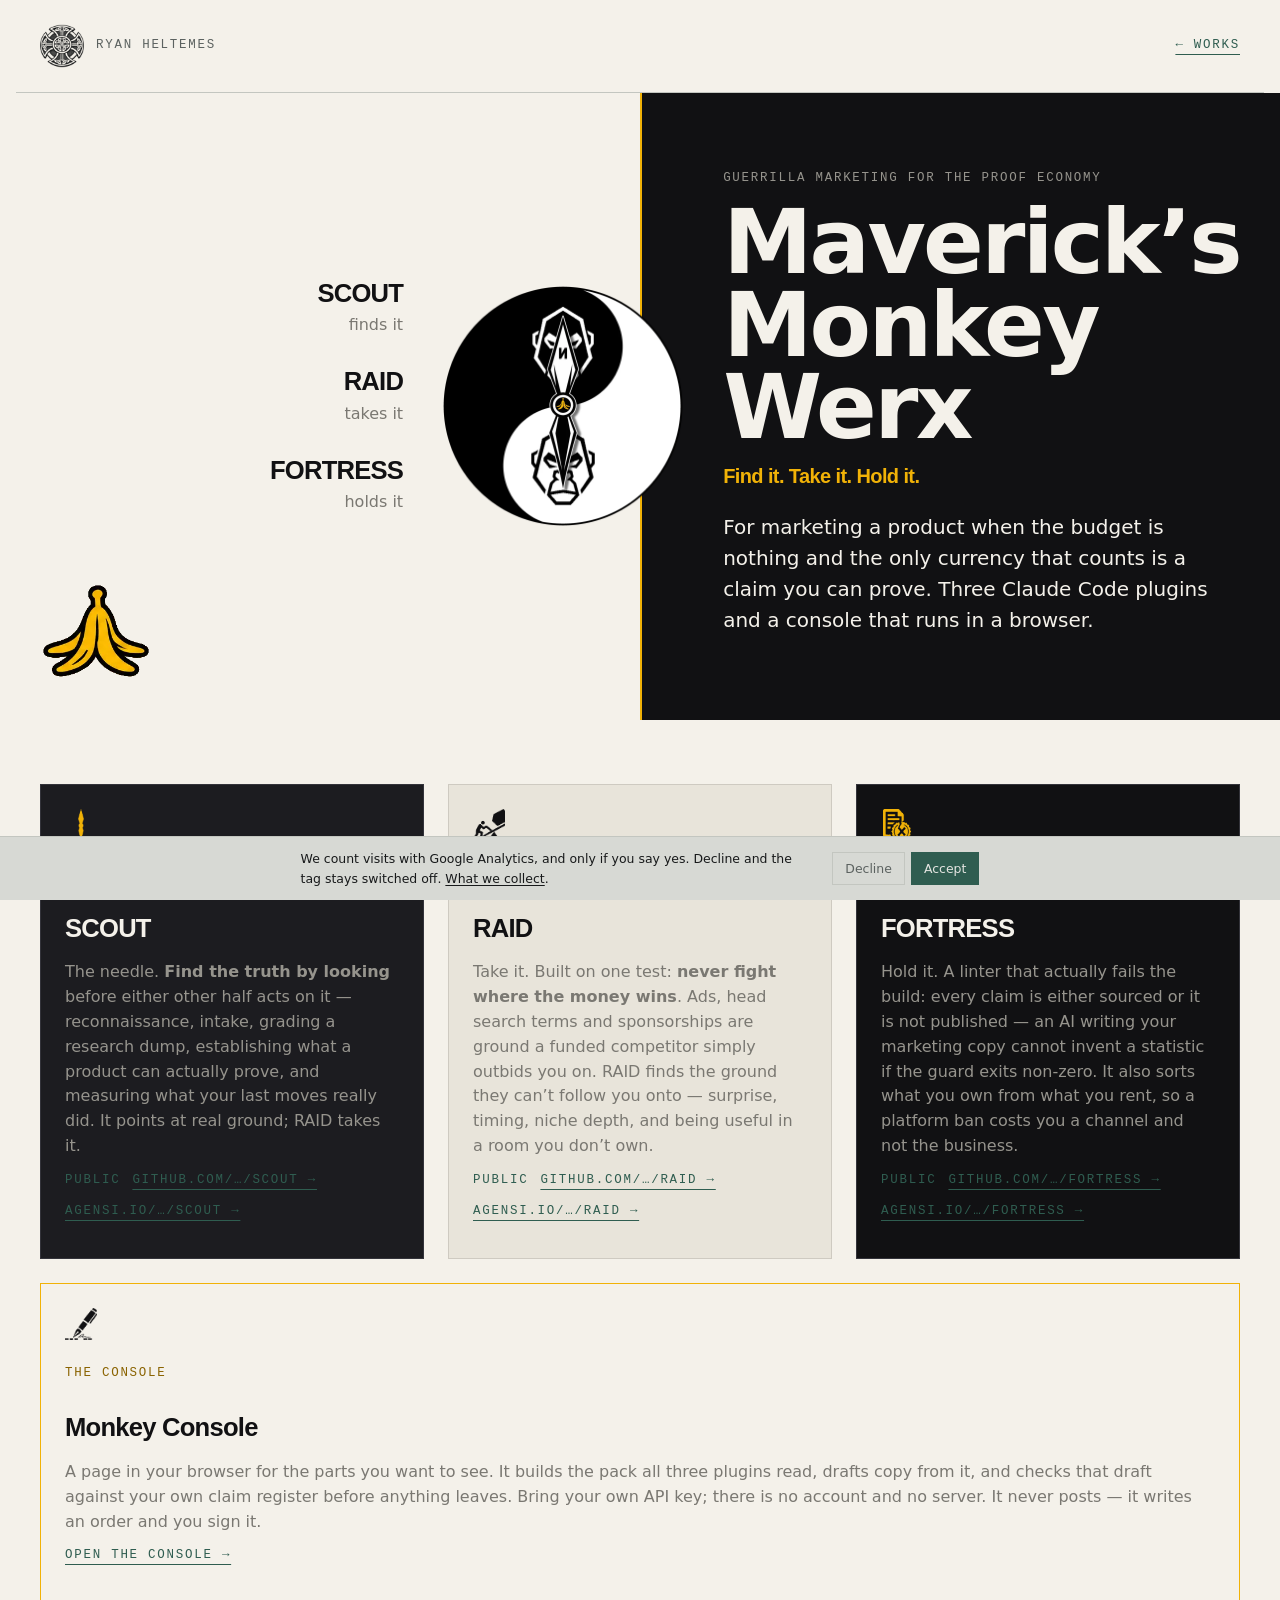
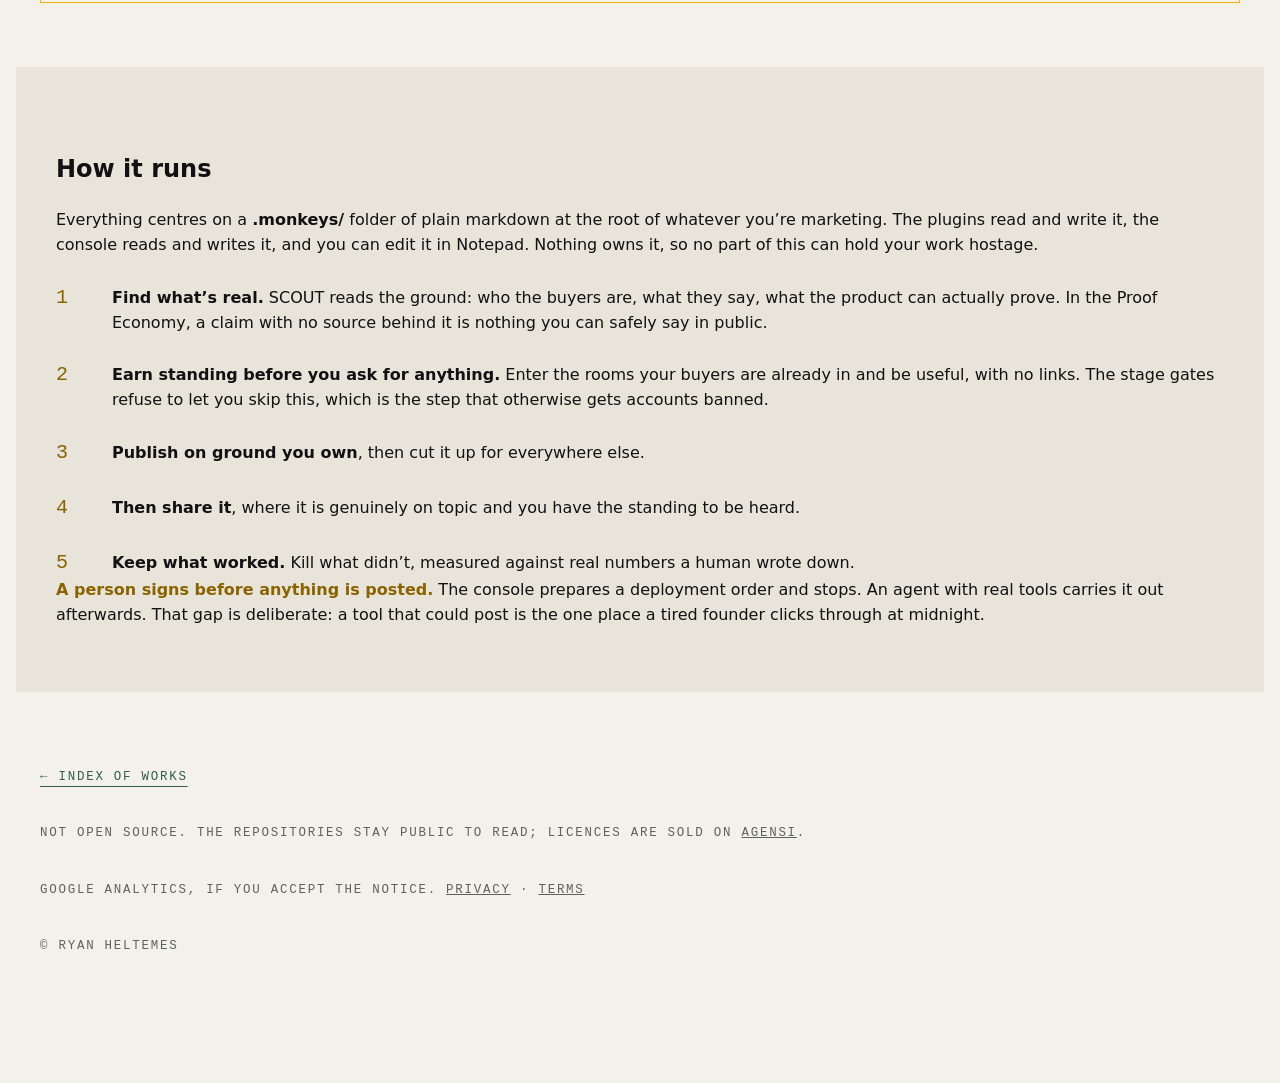
<file: mavericks-monkeys.html>
<!doctype html>
<html lang="en">
<head>
<meta charset="utf-8">
<meta name="viewport" content="width=device-width, initial-scale=1">
<title>Maverick&rsquo;s Monkey Werx &mdash; guerrilla marketing for the Proof Economy</title>
<meta name="description" content="Three Claude Code plugins and a static console for marketing a product with no budget. SCOUT finds the truth by looking, RAID takes ground money can't buy, FORTRESS won't publish a claim with no source. Find it, take it, hold it.">

<meta property="og:title" content="Maverick's Monkey Werx">
<meta property="og:description" content="Guerrilla marketing for the Proof Economy. Three Claude Code plugins and a static console that read as a compass. Find it, take it, hold it.">
<meta property="og:type" content="website">
<meta property="og:url" content="https://ryan-heltemes.com/mavericks-monkeys.html">
<meta property="og:image" content="https://ryan-heltemes.com/assets/og/og-mavericks-monkeys.jpg">
<meta property="og:image:width" content="1200">
<meta property="og:image:height" content="630">
<meta property="og:image:alt" content="A compass: a yin-yang of two gorilla halves with a needle through the center. SCOUT finds it, RAID takes it, FORTRESS holds it.">
<meta property="og:site_name" content="Ryan Heltemes">
<meta name="twitter:card" content="summary_large_image">
<meta name="twitter:title" content="Maverick's Monkey Werx">
<meta name="twitter:description" content="Guerrilla marketing for the Proof Economy. Three Claude Code plugins and a console. Find it, take it, hold it.">
<meta name="twitter:image" content="https://ryan-heltemes.com/assets/og/og-mavericks-monkeys.jpg">

<link rel="icon" href="favicon.ico" sizes="16x16 32x32 48x48">
<link rel="icon" type="image/png" sizes="32x32" href="assets/icons/favicon-32.png">
<link rel="apple-touch-icon" sizes="180x180" href="assets/icons/apple-touch-icon.png">

<link rel="stylesheet" href="tokens.css">
<link rel="stylesheet" href="style.css">
<link rel="stylesheet" href="monkeys.css">

<script src="analytics.js" defer></script>
</head>
<body class="mm">

<header class="masthead wrap">
  <span class="brand">
    <span class="brandmark"></span>
    <span class="util">Ryan Heltemes</span>
  </span>
  <a class="go" href="index.html">&larr; Works</a>
</header>

<main>

  <!-- ===== Hero =========================================================
       ⚠ THIS PAGE IS CANONICAL FOR MAVERICK'S MONKEY WERX. Every name,
       description and status for the tools lives here and nowhere else. The
       index and the skills page carry a DOOR to this page, never a copy of
       the tool list.

       The split is not decoration: RAID is yang and FORTRESS is yin, so the
       page is divided the way the pair is, and the mark straddles the seam
       with each half landing on its opposite ground. SCOUT is the needle
       through the center — the third that reads the ground before RAID takes
       it — so the pair reads as a compass.
  -->
  <section class="mm-hero">
    <dl class="mm-pair">
      <dt>SCOUT</dt>
      <dd>finds it</dd>
      <dt>RAID</dt>
      <dd>takes it</dd>
      <dt>FORTRESS</dt>
      <dd>holds it</dd>
    </dl>

    <!-- The peel is the doctrine in one object: the cheapest thing there is,
         and it fells something far bigger than itself. That is disproportion,
         which is the whole definition of a guerrilla play. It sits on the
         bone half because its outline is black and would vanish on ink. -->
    <span class="mm-peel" role="img"
          aria-label="A banana peel: the cheapest thing that fells something much bigger."></span>

    <div class="mm-mark" role="img"
         aria-label="A compass: a yin-yang of two gorilla halves with a needle through the center."></div>

    <div class="mm-say">
      <p class="mm-kicker">Guerrilla marketing for the Proof Economy</p>
      <h1 class="mm-title">Maverick&rsquo;s Monkey Werx</h1>
      <p class="mm-hook">Find it. Take it. Hold it.</p>
      <p class="mm-sub">
        For marketing a product when the budget is nothing and the only
        currency that counts is a claim you can prove. Three Claude Code
        plugins and a console that runs in a browser.
      </p>
    </div>
  </section>


  <!-- ===== The tools =================================================== -->
  <section class="mm-tools">

    <article class="mm-tool mm-tool--needle">
      <span class="mm-ico mm-ico--needle" aria-hidden="true"></span>
      <p class="mm-tool-role">Investigation</p>
      <h2 class="mm-tool-name">SCOUT</h2>
      <p class="mm-tool-what">
        The needle. <b>Find the truth by looking</b> before either other half
        acts on it &mdash; reconnaissance, intake, grading a research dump,
        establishing what a product can actually prove, and measuring what your
        last moves really did. It points at real ground; RAID takes it.
      </p>
      <p class="mm-tool-links util">
        <span class="status status--live">Public</span>
        <a class="go" href="https://github.com/Pr1m4lc0d3/SCOUT">github.com/&hellip;/SCOUT &rarr;</a>
        <a class="go" href="https://www.agensi.io/skills/scout-find-the-truth-by-looking">agensi.io/&hellip;/SCOUT &rarr;</a>
      </p>
    </article>

    <article class="mm-tool mm-tool--yang">
      <span class="mm-ico mm-ico--lever" aria-hidden="true"></span>
      <p class="mm-tool-role">Offense</p>
      <h2 class="mm-tool-name">RAID</h2>
      <p class="mm-tool-what">
        Take it. Built on one test: <b>never fight where the money wins</b>.
        Ads, head search terms and sponsorships are ground a funded competitor
        simply outbids you on. RAID finds the ground they can&rsquo;t follow
        you onto &mdash; surprise, timing, niche depth, and being useful in a
        room you don&rsquo;t own.
      </p>
      <p class="mm-tool-links util">
        <span class="status status--live">Public</span>
        <a class="go" href="https://github.com/Pr1m4lc0d3/RAID">github.com/&hellip;/RAID &rarr;</a>
        <a class="go" href="https://www.agensi.io/skills/raid-never-fight-where-the-money-wins">agensi.io/&hellip;/RAID &rarr;</a>
      </p>
    </article>

    <article class="mm-tool mm-tool--yin">
      <span class="mm-ico mm-ico--claim-broken" aria-hidden="true"></span>
      <p class="mm-tool-role">Defense</p>
      <h2 class="mm-tool-name">FORTRESS</h2>
      <p class="mm-tool-what">
        Hold it. A linter that actually fails the build: every claim is either
        sourced or it is not published &mdash; an AI writing your marketing
        copy cannot invent a statistic if the guard exits non-zero. It also
        sorts what you own from what you rent, so a platform ban costs you a
        channel and not the business.
      </p>
      <p class="mm-tool-links util">
        <span class="status status--live">Public</span>
        <a class="go" href="https://github.com/Pr1m4lc0d3/FORTRESS">github.com/&hellip;/FORTRESS &rarr;</a>
        <a class="go" href="https://www.agensi.io/skills/fortress-build-what-can-t-be-taken">agensi.io/&hellip;/FORTRESS &rarr;</a>
      </p>
    </article>

    <article class="mm-tool mm-tool--hinge">
      <span class="mm-ico mm-ico--sign-pen" aria-hidden="true"></span>
      <p class="mm-tool-role">The console</p>
      <h2 class="mm-tool-name">Monkey Console</h2>
      <p class="mm-tool-what">
        A page in your browser for the parts you want to see. It builds the
        pack all three plugins read, drafts copy from it, and checks that draft
        against your own claim register before anything leaves. Bring your own
        API key; there is no account and no server. It never posts &mdash; it
        writes an order and you sign it.
      </p>
      <p class="mm-tool-links util">
        <a class="go" href="monkeys/">Open the console &rarr;</a>
      </p>
    </article>

  </section>


  <!-- ===== How they fit ================================================ -->
  <section class="mm-flow wrap">
    <h2 class="page-title">How it runs</h2>
    <p class="mm-tool-what">
      Everything centres on a <b>.monkeys/</b> folder of plain markdown at the
      root of whatever you&rsquo;re marketing. The plugins read and write it,
      the console reads and writes it, and you can edit it in Notepad. Nothing
      owns it, so no part of this can hold your work hostage.
    </p>
    <ol>
      <li><span><b>Find what&rsquo;s real.</b> SCOUT reads the ground: who the
        buyers are, what they say, what the product can actually prove. In the
        Proof Economy, a claim with no source behind it is nothing you can
        safely say in public.</span></li>
      <li><span><b>Earn standing before you ask for anything.</b> Enter the
        rooms your buyers are already in and be useful, with no links. The
        stage gates refuse to let you skip this, which is the step that
        otherwise gets accounts banned.</span></li>
      <li><span><b>Publish on ground you own</b>, then cut it up for
        everywhere else.</span></li>
      <li><span><b>Then share it</b>, where it is genuinely on topic and you
        have the standing to be heard.</span></li>
      <li><span><b>Keep what worked.</b> Kill what didn&rsquo;t, measured
        against real numbers a human wrote down.</span></li>
    </ol>
    <p class="mm-tool-what">
      <span class="mm-gate">A person signs before anything is posted.</span>
      The console prepares a deployment order and stops. An agent with real
      tools carries it out afterwards. That gap is deliberate: a tool that
      could post is the one place a tired founder clicks through at midnight.
    </p>
  </section>


  <footer class="footer wrap">
    <p class="util"><a class="go" href="index.html">&larr; Index of works</a></p>
    <p class="util">Not open source. The repositories stay public to read; licences are sold on <a href="https://www.agensi.io/creators/ryan-heltemes">Agensi</a>.</p>
    <p class="util">Google Analytics, if you accept the notice. <a href="/privacy.html">Privacy</a> &middot; <a href="/terms.html">Terms</a></p>
    <p class="util">&copy; Ryan Heltemes</p>
  </footer>

</main>
</body>
</html>
</file>
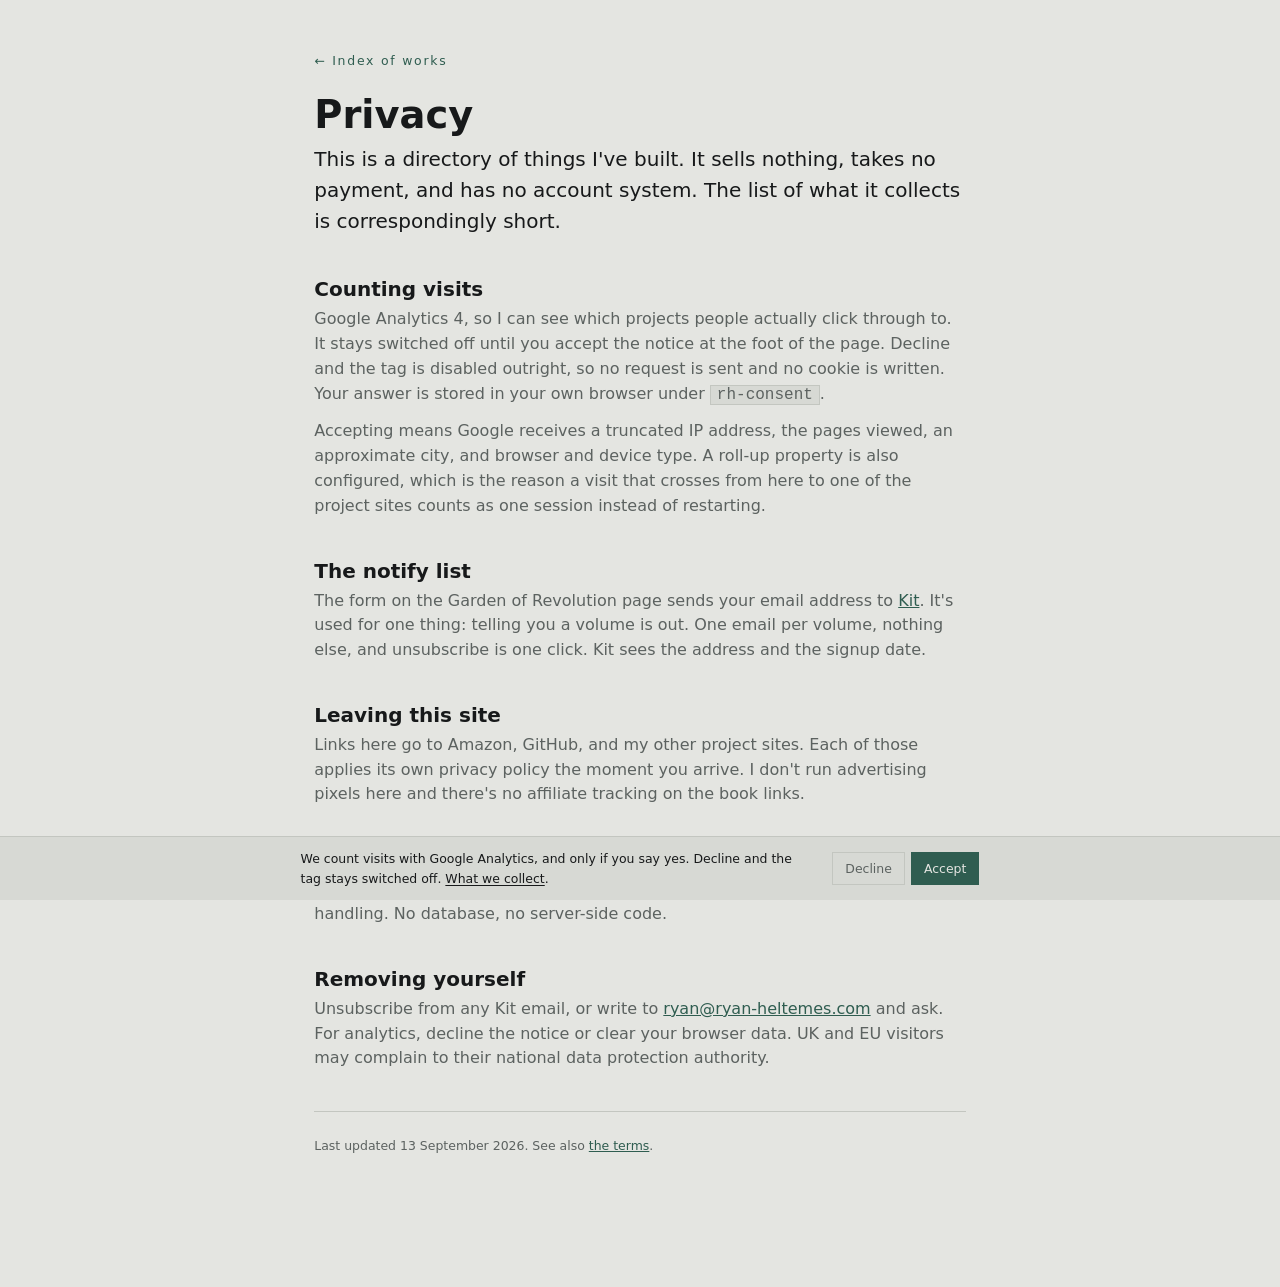
<file: privacy.html>
<!doctype html>
<html lang="en">
<head>
<meta charset="utf-8">
<meta name="viewport" content="width=device-width, initial-scale=1">
<title>Privacy — Ryan Heltemes</title>
<meta name="description" content="What ryan-heltemes.com collects. It is a short list.">
<link rel="canonical" href="https://ryan-heltemes.com/privacy.html">
<link rel="icon" href="/favicon.ico">
<link rel="icon" href="/assets/icons/favicon-32.png" sizes="32x32" type="image/png">
<link rel="apple-touch-icon" href="/assets/icons/apple-touch-icon.png">
<link rel="stylesheet" href="/tokens.css">
<script src="/analytics.js" defer></script>
<style>
  body{background:var(--ground);color:var(--ink);font-family:var(--font-body)}
  .col{max-width:var(--measure);margin:0 auto;padding:var(--space-4) var(--space-3) var(--space-6)}
  .col.mid{text-align:center;padding-top:var(--space-5)}
  .col .back{font-size:var(--step--1);text-decoration:none;letter-spacing:var(--track-util);color:var(--accent)}
  .col h1{font-size:var(--step-3);margin:var(--space-3) 0 var(--space-2);line-height:var(--leading-tight);color:var(--ink)}
  .col h2{font-size:var(--step-1);margin:var(--space-4) 0 var(--space-1);color:var(--ink)}
  .col p{margin:0 0 var(--space-2);line-height:var(--leading-body);color:var(--ink-soft)}
  .col .lede{font-size:var(--step-1);color:var(--ink)}
  .col a{color:var(--accent)}
  .col code{background:var(--ground-deep);border:var(--rule) solid var(--ground-edge);
            border-radius:var(--radius);padding:0 var(--space-1);font-family:var(--font-util)}
  .col hr{border:0;border-top:var(--rule) solid var(--ground-edge);margin:var(--space-4) 0 var(--space-3)}
  .col .fine{font-size:var(--step--1);color:var(--ink-soft)}
  .col .seal{font-size:var(--step--1);letter-spacing:var(--track-util);text-transform:uppercase;
             margin:0 0 var(--space-2);color:var(--accent)}
</style>
</head>
<body>
<main class="col">
  <p><a class="back" href="/">← Index of works</a></p>
  <h1>Privacy</h1>
  <p class="lede">This is a directory of things I've built. It sells nothing, takes no
  payment, and has no account system. The list of what it collects is correspondingly
  short.</p>

  <h2>Counting visits</h2>
  <p>Google Analytics 4, so I can see which projects people actually click through to. It
  stays switched off until you accept the notice at the foot of the page. Decline and the tag
  is disabled outright, so no request is sent and no cookie is written. Your answer is stored
  in your own browser under <code>rh-consent</code>.</p>
  <p>Accepting means Google receives a truncated IP address, the pages viewed, an approximate
  city, and browser and device type. A roll-up property is also configured, which is the
  reason a visit that crosses from here to one of the project sites counts as one session
  instead of restarting.</p>

  <h2>The notify list</h2>
  <p>The form on the Garden of Revolution page sends your email address to
  <a href="https://kit.com/" rel="noopener">Kit</a>. It's used for one thing: telling you a
  volume is out. One email per volume, nothing else, and unsubscribe is one click. Kit sees
  the address and the signup date.</p>

  <h2>Leaving this site</h2>
  <p>Links here go to Amazon, GitHub, and my other project sites. Each of those applies its
  own privacy policy the moment you arrive. I don't run advertising pixels here and there's no
  affiliate tracking on the book links.</p>

  <h2>Hosting</h2>
  <p>Static files on GitHub Pages. GitHub logs requests for security and abuse handling. No
  database, no server-side code.</p>

  <h2>Removing yourself</h2>
  <p>Unsubscribe from any Kit email, or write to
  <a href="mailto:ryan@ryan-heltemes.com">ryan@ryan-heltemes.com</a> and ask. For analytics,
  decline the notice or clear your browser data. UK and EU visitors may complain to their
  national data protection authority.</p>

  <hr>
  <p class="fine">Last updated 13 September 2026. See also <a href="/terms.html">the
  terms</a>.</p>
</main>
</body>
</html>
</file>
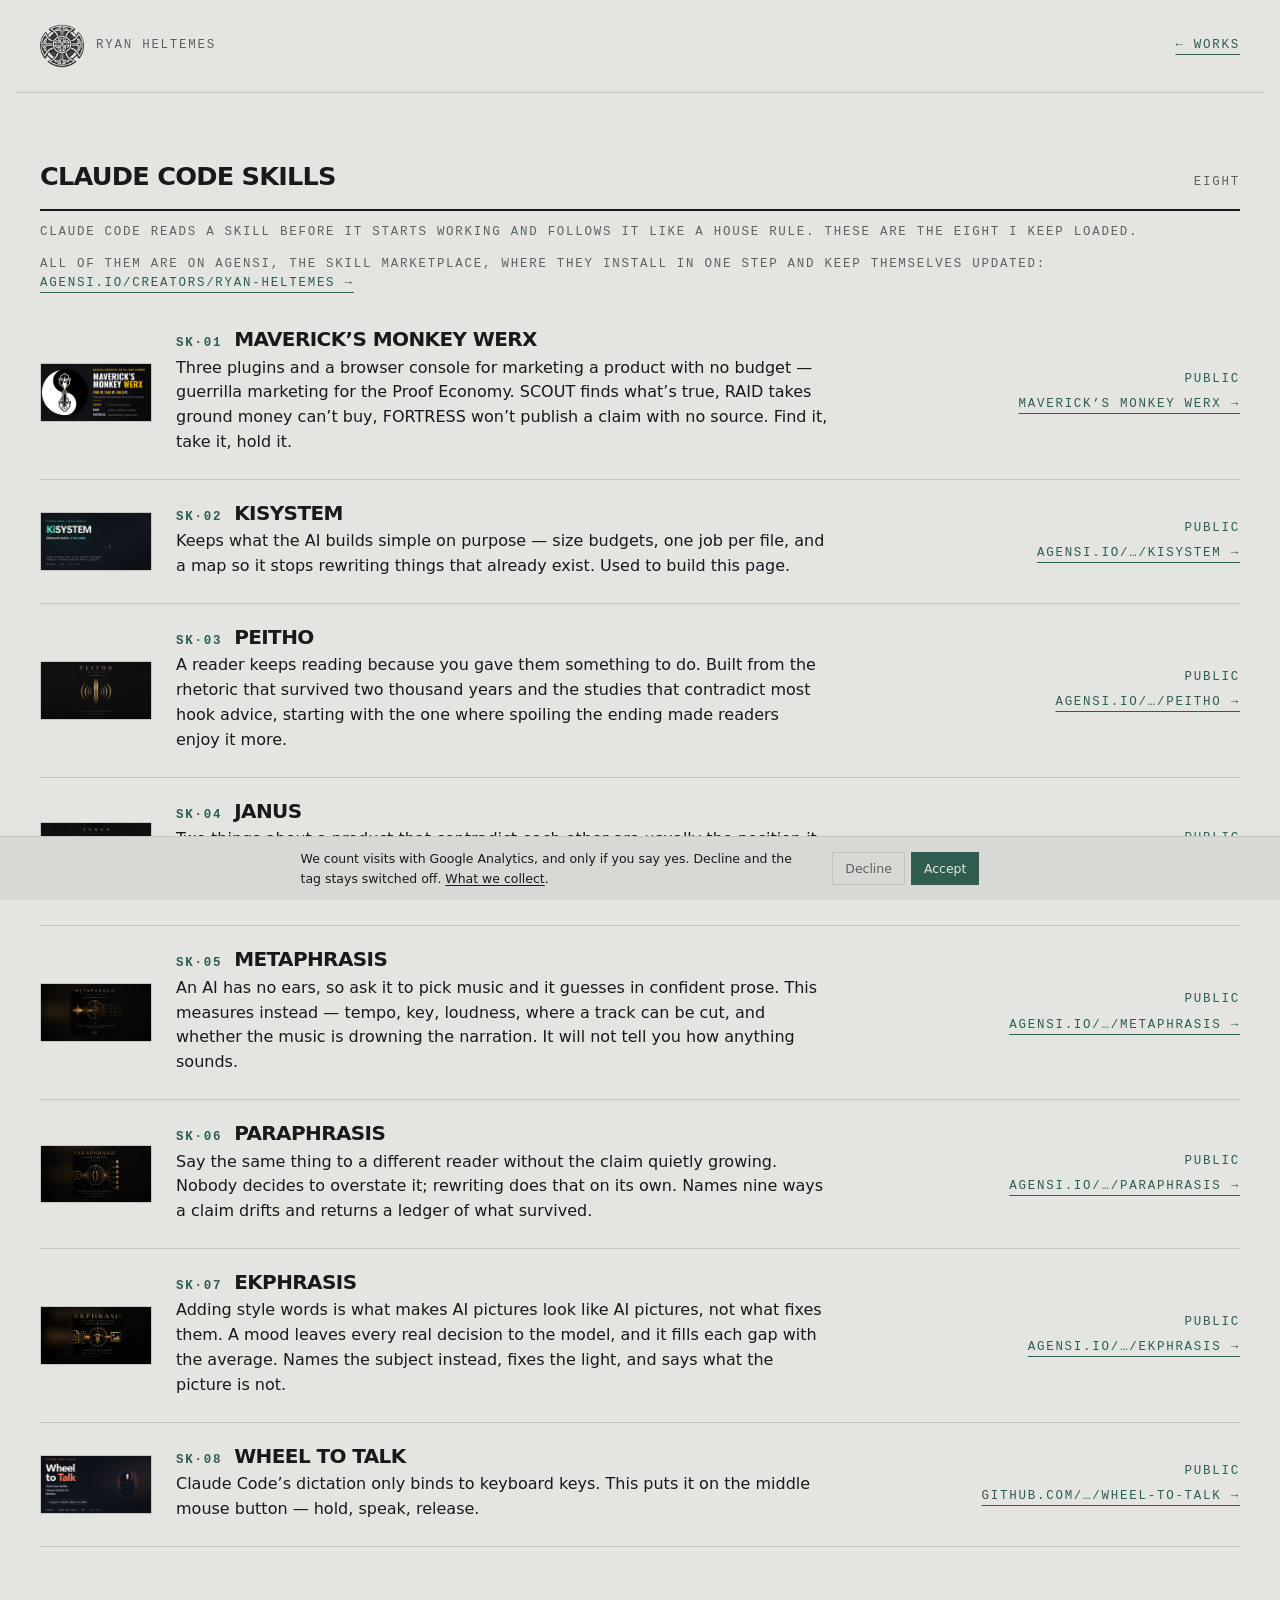
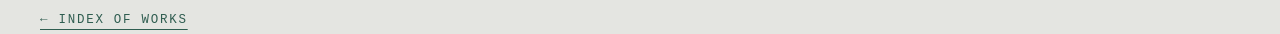
<file: skills.html>
<!doctype html>
<html lang="en">
<head>
<meta charset="utf-8">
<meta name="viewport" content="width=device-width, initial-scale=1">
<title>Claude Code skills &mdash; Ryan Heltemes</title>
<meta name="description" content="Eight Claude Code skill sets: keeping AI-written code simple, dictation on the mouse, guerrilla marketing, turning a product's contradictions into its positioning, writing prose a reader stays with, reading audio the AI cannot hear, restating a message without the claim drifting, and writing image prompts that produce a picture instead of the average.">

<meta property="og:title" content="Claude Code skills">
<meta property="og:description" content="Eight skill sets for Claude Code. Keep the code simple, talk instead of type, market with no budget, find the position hiding in a contradiction, write prose a reader stays with, read audio the AI cannot hear, restate a message without the claim drifting, and write image prompts that produce a picture instead of the average.">
<meta property="og:type" content="website">
<meta property="og:url" content="https://ryan-heltemes.com/skills.html">
<meta property="og:image" content="https://ryan-heltemes.com/assets/og/og-skills.jpg?3">
<meta property="og:image:width" content="1200">
<meta property="og:image:height" content="630">
<meta property="og:image:alt" content="The Ryan Heltemes mark over the words Claude Code, Eight skills, on a pale zinc ground, beside the run of skill codes SK-01 to SK-08.">
<meta property="og:site_name" content="Ryan Heltemes">
<meta name="twitter:card" content="summary_large_image">
<meta name="twitter:title" content="Claude Code skills">
<meta name="twitter:description" content="Eight skill sets for Claude Code: simple code, dictation, marketing, positioning, persuasion, audio, message fidelity, image prompts.">
<meta name="twitter:image" content="https://ryan-heltemes.com/assets/og/og-skills.jpg?3">

<link rel="icon" href="favicon.ico" sizes="16x16 32x32 48x48">
<link rel="icon" type="image/png" sizes="32x32" href="assets/icons/favicon-32.png">
<link rel="apple-touch-icon" sizes="180x180" href="assets/icons/apple-touch-icon.png">

<!-- index.css carries the group heading and the one-row-per-thing list. Loaded,
     not copied; aletheia-papers.html already does the same. Duplicating the row
     rules here would be a second answer to "how does a work row look". -->
<link rel="stylesheet" href="tokens.css">
<link rel="stylesheet" href="style.css">
<link rel="stylesheet" href="index.css">

<script src="analytics.js" defer></script>
</head>
<body>

<header class="masthead wrap">
  <span class="brand">
    <span class="brandmark"></span>
    <span class="util">Ryan Heltemes</span>
  </span>
  <a class="go" href="index.html">&larr; Works</a>
</header>

<main class="wrap">

  <!-- ⚠ CANONICAL FOR THE SKILLS. Every name, description and status for the
       skill sets lives here. The index carries a DOOR to this page
       (SW·06), never a copy of this list. Adding a skill = one row here and a
       bump to the word count in the group head; the index does not change.

       ⚠ WHEEL TO TALK IS PINNED LAST and always carries the highest code. It
       is a different kind of thing from the rest — an input binding, not a way
       of working — so it sits below them rather than in the run. A new skill
       goes in ABOVE it and takes Wheel to Talk's old number, which then moves
       up one. The codes are positional; that is the cost of them reading in
       order down the page. -->

  <div class="group-head" id="skills">
    <h2 class="group-name">Claude Code skills</h2>
    <span class="util">Eight</span>
  </div>

  <p class="util">
    Claude Code reads a skill before it starts working and follows it like a
    house rule. These are the eight I keep loaded.
  </p>

  <p class="util">
    All of them are on Agensi, the skill marketplace, where they install in one
    step and keep themselves updated:
    <a class="go" href="https://www.agensi.io/creators/ryan-heltemes">agensi.io/creators/ryan-heltemes &rarr;</a>
  </p>

  <ul class="work-list">

    <li class="work-row">
      <span class="plate plate--thumb"
            style="background-image: url('assets/works/mavericks-monkeys.webp');"></span>
      <span class="work-body">
        <span class="work-name"><span class="work-code util">SK&middot;01</span>Maverick&rsquo;s Monkey Werx</span>
        <span class="work-what">
          Three plugins and a browser console for marketing a product with no
          budget &mdash; guerrilla marketing for the Proof Economy. SCOUT finds
          what&rsquo;s true, RAID takes ground money can&rsquo;t buy, FORTRESS
          won&rsquo;t publish a claim with no source. Find it, take it, hold it.
        </span>
      </span>
      <span class="work-facts util">
        <span class="status status--live">Public</span>
        <a class="go" href="mavericks-monkeys.html">Maverick&rsquo;s Monkey Werx &rarr;</a>
      </span>
    </li>

    <li class="work-row">
      <span class="plate plate--thumb"
            style="background-image: url('assets/works/kisystem.webp');"></span>
      <span class="work-body">
        <span class="work-name"><span class="work-code util">SK&middot;02</span>KiSYSTEM</span>
        <span class="work-what">
          Keeps what the AI builds simple on purpose &mdash; size budgets, one job
          per file, and a map so it stops rewriting things that already exist.
          Used to build this page.
        </span>
      </span>
      <span class="work-facts util">
        <span class="status status--live">Public</span>
        <a class="go" href="https://www.agensi.io/skills/kiss-keep-it-structurally-sound">agensi.io/&hellip;/KiSYSTEM &rarr;</a>
      </span>
    </li>

    <li class="work-row">
      <span class="plate plate--thumb"
            style="background-image: url('assets/works/peitho.webp');"></span>
      <span class="work-body">
        <span class="work-name"><span class="work-code util">SK&middot;03</span>Peitho</span>
        <span class="work-what">
          A reader keeps reading because you gave them something to do. Built
          from the rhetoric that survived two thousand years and the studies
          that contradict most hook advice, starting with the one where
          spoiling the ending made readers enjoy it more.
        </span>
      </span>
      <span class="work-facts util">
        <span class="status status--live">Public</span>
        <a class="go" href="https://www.agensi.io/skills/peitho-prose-that-holds-a-reader">agensi.io/&hellip;/peitho &rarr;</a>
      </span>
    </li>

    <li class="work-row">
      <span class="plate plate--thumb"
            style="background-image: url('assets/works/janus.webp');"></span>
      <span class="work-body">
        <span class="work-name"><span class="work-code util">SK&middot;04</span>Janus</span>
        <span class="work-what">
          Two things about a product that contradict each other are usually the
          position it was missing. Every other thinking framework dissolves a
          contradiction; this one refuses to, and takes what falls out.
        </span>
      </span>
      <span class="work-facts util">
        <span class="status status--live">Public</span>
        <a class="go" href="https://www.agensi.io/skills/janus-positioning-from-contradiction">agensi.io/&hellip;/janus &rarr;</a>
      </span>
    </li>

    <li class="work-row">
      <span class="plate plate--thumb"
            style="background-image: url('assets/works/metaphrasis.webp');"></span>
      <span class="work-body">
        <span class="work-name"><span class="work-code util">SK&middot;05</span>Metaphrasis</span>
        <span class="work-what">
          An AI has no ears, so ask it to pick music and it guesses in
          confident prose. This measures instead &mdash; tempo, key, loudness,
          where a track can be cut, and whether the music is drowning the
          narration. It will not tell you how anything sounds.
        </span>
      </span>
      <span class="work-facts util">
        <span class="status status--live">Public</span>
        <a class="go" href="https://www.agensi.io/skills/metaphrasis-read-audio-you-cannot-hear">agensi.io/&hellip;/metaphrasis &rarr;</a>
      </span>
    </li>

    <li class="work-row">
      <span class="plate plate--thumb"
            style="background-image: url('assets/works/paraphrasis.webp');"></span>
      <span class="work-body">
        <span class="work-name"><span class="work-code util">SK&middot;06</span>Paraphrasis</span>
        <span class="work-what">
          Say the same thing to a different reader without the claim quietly
          growing. Nobody decides to overstate it; rewriting does that on its
          own. Names nine ways a claim drifts and returns a ledger of what
          survived.
        </span>
      </span>
      <span class="work-facts util">
        <span class="status status--live">Public</span>
        <a class="go" href="https://www.agensi.io/skills/paraphrasis-restate-without-drift">agensi.io/&hellip;/paraphrasis &rarr;</a>
      </span>
    </li>

    <li class="work-row">
      <span class="plate plate--thumb"
            style="background-image: url('assets/works/ekphrasis.webp');"></span>
      <span class="work-body">
        <span class="work-name"><span class="work-code util">SK&middot;07</span>Ekphrasis</span>
        <span class="work-what">
          Adding style words is what makes AI pictures look like AI pictures, not
          what fixes them. A mood leaves every real decision to the model, and it
          fills each gap with the average. Names the subject instead, fixes the
          light, and says what the picture is not.
        </span>
      </span>
      <span class="work-facts util">
        <span class="status status--live">Public</span>
        <a class="go" href="https://www.agensi.io/skills/ekphrasis-image-prompts-that-are-not-obviously-ai">agensi.io/&hellip;/ekphrasis &rarr;</a>
      </span>
    </li>

    <li class="work-row">
      <span class="plate plate--thumb"
            style="background-image: url('assets/works/wheel-to-talk.webp');"></span>
      <span class="work-body">
        <span class="work-name"><span class="work-code util">SK&middot;08</span>Wheel to Talk</span>
        <span class="work-what">
          Claude Code&rsquo;s dictation only binds to keyboard keys. This puts it
          on the middle mouse button &mdash; hold, speak, release.
        </span>
      </span>
      <span class="work-facts util">
        <span class="status status--live">Public</span>
        <a class="go" href="https://github.com/Pr1m4lc0d3/wheel-to-talk">github.com/&hellip;/wheel-to-talk &rarr;</a>
      </span>
    </li>

  </ul>

  <p class="util" style="margin-top: var(--space-5);">
    <a class="go" href="index.html">&larr; Index of works</a>
  </p>

</main>

</body>
</html>
</file>
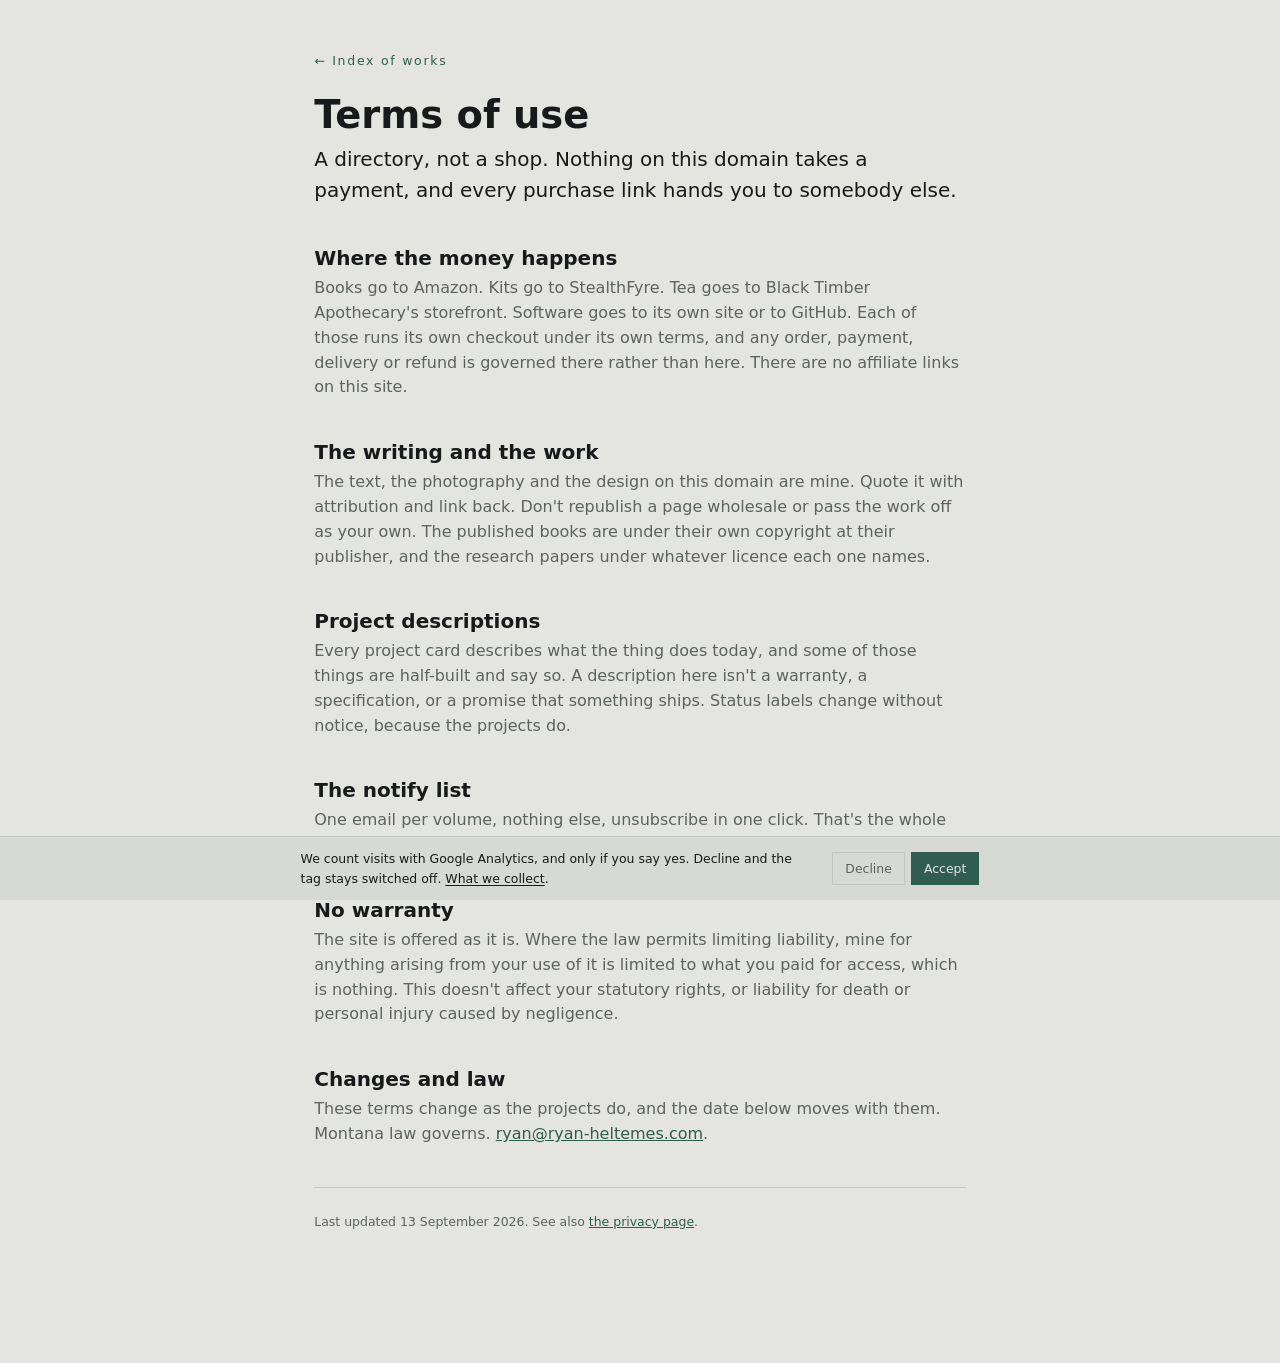
<file: terms.html>
<!doctype html>
<html lang="en">
<head>
<meta charset="utf-8">
<meta name="viewport" content="width=device-width, initial-scale=1">
<title>Terms — Ryan Heltemes</title>
<meta name="description" content="Terms for ryan-heltemes.com. Nothing is sold here.">
<link rel="canonical" href="https://ryan-heltemes.com/terms.html">
<link rel="icon" href="/favicon.ico">
<link rel="icon" href="/assets/icons/favicon-32.png" sizes="32x32" type="image/png">
<link rel="apple-touch-icon" href="/assets/icons/apple-touch-icon.png">
<link rel="stylesheet" href="/tokens.css">
<script src="/analytics.js" defer></script>
<style>
  body{background:var(--ground);color:var(--ink);font-family:var(--font-body)}
  .col{max-width:var(--measure);margin:0 auto;padding:var(--space-4) var(--space-3) var(--space-6)}
  .col.mid{text-align:center;padding-top:var(--space-5)}
  .col .back{font-size:var(--step--1);text-decoration:none;letter-spacing:var(--track-util);color:var(--accent)}
  .col h1{font-size:var(--step-3);margin:var(--space-3) 0 var(--space-2);line-height:var(--leading-tight);color:var(--ink)}
  .col h2{font-size:var(--step-1);margin:var(--space-4) 0 var(--space-1);color:var(--ink)}
  .col p{margin:0 0 var(--space-2);line-height:var(--leading-body);color:var(--ink-soft)}
  .col .lede{font-size:var(--step-1);color:var(--ink)}
  .col a{color:var(--accent)}
  .col code{background:var(--ground-deep);border:var(--rule) solid var(--ground-edge);
            border-radius:var(--radius);padding:0 var(--space-1);font-family:var(--font-util)}
  .col hr{border:0;border-top:var(--rule) solid var(--ground-edge);margin:var(--space-4) 0 var(--space-3)}
  .col .fine{font-size:var(--step--1);color:var(--ink-soft)}
  .col .seal{font-size:var(--step--1);letter-spacing:var(--track-util);text-transform:uppercase;
             margin:0 0 var(--space-2);color:var(--accent)}
</style>
</head>
<body>
<main class="col">
  <p><a class="back" href="/">← Index of works</a></p>
  <h1>Terms of use</h1>
  <p class="lede">A directory, not a shop. Nothing on this domain takes a payment, and every
  purchase link hands you to somebody else.</p>

  <h2>Where the money happens</h2>
  <p>Books go to Amazon. Kits go to StealthFyre. Tea goes to Black Timber Apothecary's
  storefront. Software goes to its own site or to GitHub. Each of those runs its own checkout
  under its own terms, and any order, payment, delivery or refund is governed there rather
  than here. There are no affiliate links on this site.</p>

  <h2>The writing and the work</h2>
  <p>The text, the photography and the design on this domain are mine. Quote it with
  attribution and link back. Don't republish a page wholesale or pass the work off as your
  own. The published books are under their own copyright at their publisher, and the research
  papers under whatever licence each one names.</p>

  <h2>Project descriptions</h2>
  <p>Every project card describes what the thing does today, and some of those things are
  half-built and say so. A description here isn't a warranty, a specification, or a promise
  that something ships. Status labels change without notice, because the projects do.</p>

  <h2>The notify list</h2>
  <p>One email per volume, nothing else, unsubscribe in one click. That's the whole promise
  and it's deliberately narrow so it can be kept.</p>

  <h2>No warranty</h2>
  <p>The site is offered as it is. Where the law permits limiting liability, mine for anything
  arising from your use of it is limited to what you paid for access, which is nothing. This
  doesn't affect your statutory rights, or liability for death or personal injury caused by
  negligence.</p>

  <h2>Changes and law</h2>
  <p>These terms change as the projects do, and the date below moves with them. Montana law
  governs. <a href="mailto:ryan@ryan-heltemes.com">ryan@ryan-heltemes.com</a>.</p>

  <hr>
  <p class="fine">Last updated 13 September 2026. See also <a href="/privacy.html">the privacy
  page</a>.</p>
</main>
</body>
</html>
</file>
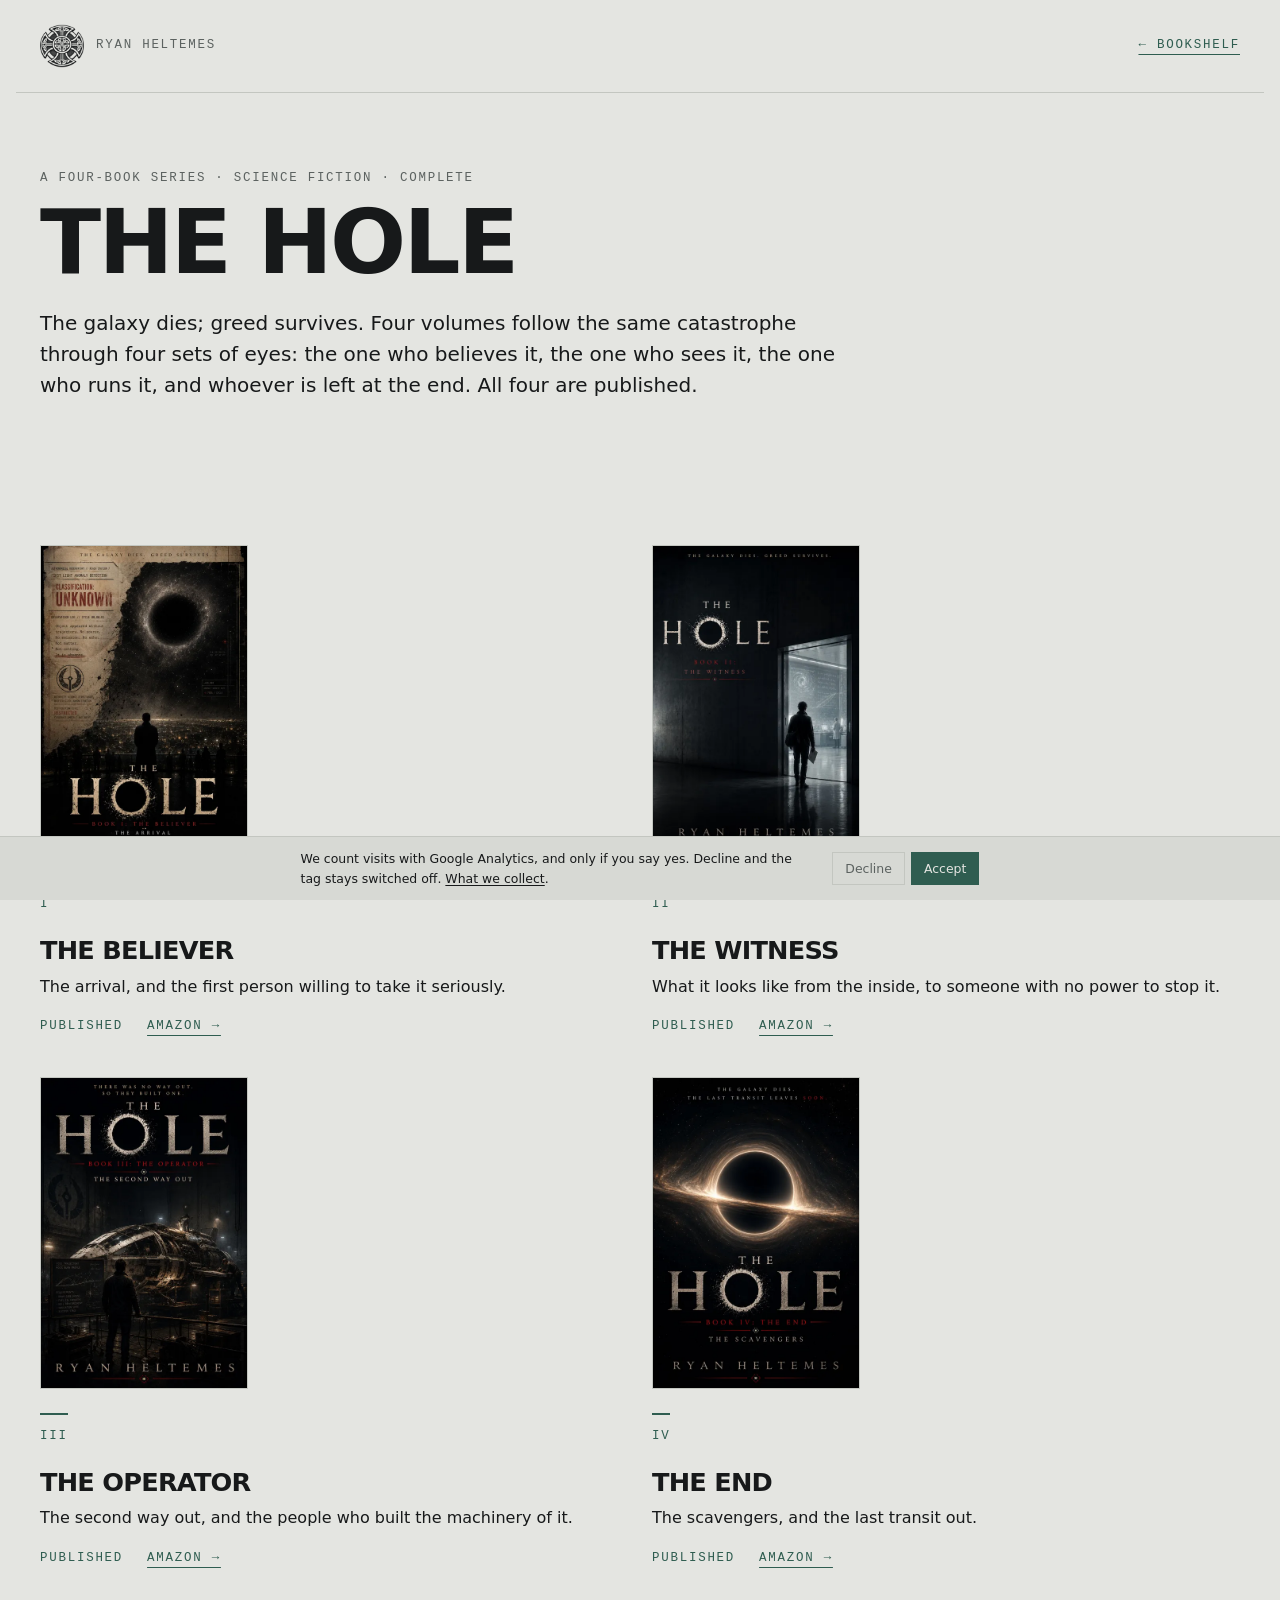
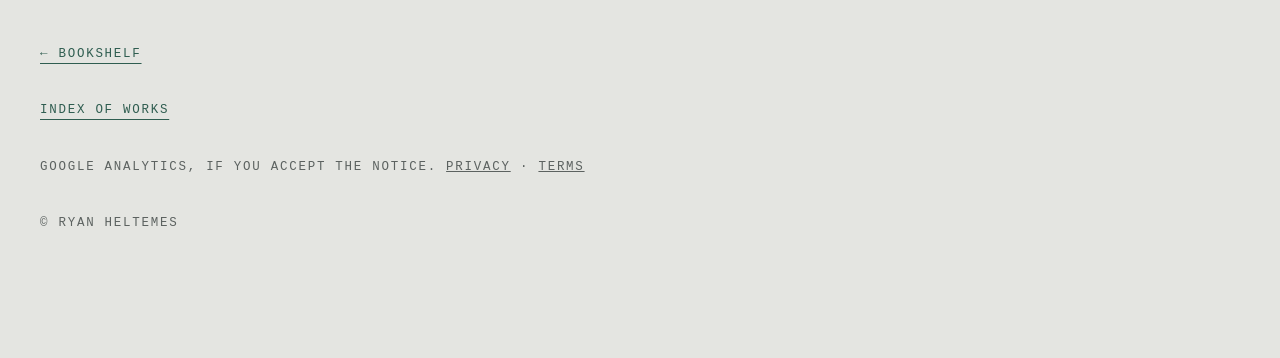
<file: the-hole.html>
<!doctype html>
<html lang="en">
<head>
<meta charset="utf-8">
<meta name="viewport" content="width=device-width, initial-scale=1">
<title>The Hole — a four-book series by Ryan Heltemes</title>
<meta name="description" content="The galaxy dies; greed survives. A complete four-book science fiction series following one catastrophe through four sets of eyes.">

<meta property="og:title" content="The Hole — a four-book series">
<meta property="og:description" content="The galaxy dies; greed survives. One catastrophe, four sets of eyes. Complete in four volumes.">
<meta property="og:type" content="website">
<meta property="og:url" content="https://ryan-heltemes.com/the-hole.html">
<meta property="og:image" content="https://ryan-heltemes.com/assets/og/og-the-hole.jpg?3">
<meta property="og:image:width" content="1200">
<meta property="og:image:height" content="630">
<meta property="og:image:alt" content="The Hole — four volumes, the four covers side by side.">
<meta property="og:site_name" content="Ryan Heltemes">
<meta name="twitter:card" content="summary_large_image">
<meta name="twitter:title" content="The Hole — a four-book series">
<meta name="twitter:description" content="The galaxy dies; greed survives. One catastrophe, four sets of eyes. Complete in four volumes.">
<meta name="twitter:image" content="https://ryan-heltemes.com/assets/og/og-the-hole.jpg?3">

<link rel="icon" href="favicon.ico" sizes="16x16 32x32 48x48">
<link rel="icon" type="image/png" sizes="32x32" href="assets/icons/favicon-32.png">
<link rel="apple-touch-icon" sizes="180x180" href="assets/icons/apple-touch-icon.png">

<link rel="stylesheet" href="tokens.css">
<link rel="stylesheet" href="style.css">
<link rel="stylesheet" href="bookshelf.css">

<script src="analytics.js" defer></script>
</head>
<body>

<header class="masthead wrap">
  <span class="brand">
    <span class="brandmark"></span>
    <span class="util">Ryan Heltemes</span>
  </span>
  <a class="go" href="bookshelf.html">← Bookshelf</a>
</header>

<main>

  <!-- ===== Page head =====================================================
       ⚠ THIS PAGE IS CANONICAL FOR THE HOLE. Every title, blurb, status and
       buy link for these four volumes lives here and nowhere else. The
       bookshelf holds a DOOR to this page, never a copy of the titles. The
       coherence guard enforces it: an Amazon ASIN on the shelf page fails.
  -->
  <section class="page-head wrap">
    <p class="util rise">A four-book series · science fiction · complete</p>
    <h1 class="page-title rise">The Hole</h1>
    <p class="page-sub rise rise-2">
      The galaxy dies; greed survives. Four volumes follow the same catastrophe
      through four sets of eyes: the one who believes it, the one who sees it,
      the one who runs it, and whoever is left at the end. All four are
      published.
    </p>
  </section>


  <section class="series wrap">
    <div class="book-grid book-grid--2">

      <article class="book-card">
        <div class="plate plate--cover"
             style="background-image: url('assets/books/hole-1.webp');"></div>
        <p class="entry-code vol">I</p>
        <h2 class="entry-title">The Believer</h2>
        <p class="entry-what">
          The arrival, and the first person willing to take it seriously.
        </p>
        <ul class="entry-facts util">
          <li class="status status--live">Published</li>
          <li><a class="go" href="https://www.amazon.com/dp/B0H6NGRJKC">Amazon →</a></li>
        </ul>
      </article>

      <article class="book-card">
        <div class="plate plate--cover"
             style="background-image: url('assets/books/hole-2.webp');"></div>
        <p class="entry-code vol">II</p>
        <h2 class="entry-title">The Witness</h2>
        <p class="entry-what">
          What it looks like from the inside, to someone with no power to stop it.
        </p>
        <ul class="entry-facts util">
          <li class="status status--live">Published</li>
          <li><a class="go" href="https://www.amazon.com/dp/B0H6PL7CZ7">Amazon →</a></li>
        </ul>
      </article>

      <article class="book-card">
        <div class="plate plate--cover"
             style="background-image: url('assets/books/hole-3.webp');"></div>
        <p class="entry-code vol">III</p>
        <h2 class="entry-title">The Operator</h2>
        <p class="entry-what">
          The second way out, and the people who built the machinery of it.
        </p>
        <ul class="entry-facts util">
          <li class="status status--live">Published</li>
          <li><a class="go" href="https://www.amazon.com/dp/B0H6NXGW37">Amazon →</a></li>
        </ul>
      </article>

      <article class="book-card">
        <div class="plate plate--cover"
             style="background-image: url('assets/books/hole-4.webp');"></div>
        <p class="entry-code vol">IV</p>
        <h2 class="entry-title">The End</h2>
        <p class="entry-what">
          The scavengers, and the last transit out.
        </p>
        <ul class="entry-facts util">
          <li class="status status--live">Published</li>
          <li><a class="go" href="https://www.amazon.com/dp/B0H6NRT32D">Amazon →</a></li>
        </ul>
      </article>

    </div>
  </section>


  <footer class="footer wrap">
    <p class="util"><a class="go" href="bookshelf.html">← Bookshelf</a></p>
    <p class="util"><a class="go" href="index.html">Index of works</a></p>
    <p class="util">Google Analytics, if you accept the notice. <a href="/privacy.html">Privacy</a> &middot; <a href="/terms.html">Terms</a></p>
    <p class="util">© Ryan Heltemes</p>
  </footer>

</main>
</body>
</html>
</file>
<file: tokens.css>
/* ============================================================================
   tokens.css — THE ONLY FILE PERMITTED TO STATE A RAW VISUAL LITERAL.
   Every other file uses var(--token). The coherence audit fails the build on a
   hex code, a numeric font-size, or a numeric border-radius anywhere else.

   Why that rule is worth the friction: a token layer nothing references is
   worse than none. It reads as a design system while every value is really
   answered in N hardcoded places, so the site can never be retuned from one
   file and every screen gets hand-fixed forever.

   Retune the whole site from here. Nothing else needs to change.
   ========================================================================= */

:root {
  /* --- Colour ------------------------------------------------------------
     Cool zinc, not cream. The ground is galvanised sheet — greener and colder
     than paper stock — which keeps this away from the warm-cream-and-serif
     look every other personal site currently wears, and away from Madame
     Whisper's ink-on-cream, which belongs to that brand and not to this one. */
  --ground:       #e4e5e1;   /* page ground — cool zinc */
  --ground-deep:  #d7d9d4;   /* plates, panel fills */
  --ground-edge:  #c3c6c0;   /* hairlines, plate borders */
  --ink:          #17191a;   /* all body type — cold near-black, never #000 */
  --ink-soft:     #5c6260;   /* utility data, captions, secondary */
  --accent:       #2f5d50;   /* deep verdigris — material codes and rules ONLY */
  --accent-lift:  #3d7565;   /* accent on hover */
  --alert:        #9a2b1e;   /* form errors ONLY. The one warm colour allowed on a
                                cool page, and only where something failed. */

  /* --- Mavericks Monkeys ------------------------------------------------
     ONE sub-page carries a second palette on purpose: mavericks-monkeys.html.
     Every other work plate on this site shows a project in ITS OWN colours,
     and that project's colours are bone-and-ink, not cool zinc. The page is
     split light/dark because the brand is a taijitu — RAID is yang, light and
     initiating; FORTRESS is yin, dark and holding — so the split IS the
     product's own logic rather than decoration laid over it.
     Used only by monkeys.css. Nothing else may reference these. */
  --mm-bone:      #f4f1ea;   /* the light half — RAID's ground */
  --mm-bone-deep: #e8e4da;   /* raised panels on the light half */
  --mm-ink:       #111113;   /* the dark half — FORTRESS's ground */
  --mm-ink-lift:  #1c1c20;   /* raised panels on the dark half */
  --mm-rule:      #cecac1;   /* hairlines on bone */
  --mm-rule-dark: #33333a;   /* hairlines on ink */
  --mm-muted:     #7a7872;   /* secondary type on bone */
  --mm-muted-up:  #96948d;   /* secondary type on ink */
  /* Black, white, grey and yellow — the brand's own palette, sampled from its
     sheet. TWO yellows because one cannot do both jobs: --mm-gold reads 9.98:1
     on ink and only 1.68:1 on bone, so it is for the dark half and for graphic
     marks, never for text on a light ground. --mm-gold-deep is the same hue
     darkened to 4.82:1 on bone, for the places yellow has to be readable. */
  --mm-gold:      #f1b207;   /* graphics, seams, and type on the ink half */
  --mm-gold-deep: #8a6300;   /* type on the bone half — passes AA at 4.82:1 */

  /* --- Type --------------------------------------------------------------
     No webfont. This site's owner's stated position is that it collects
     nothing, ever, so hot-linking a font CDN would be a third-party request
     working against the brand. Self-hosted woff2 is the planned upgrade; see
     design.md section 4. Until then the character comes from TREATMENT —
     scale, tracking, tight leading — and from the monospace utility face,
     which is genuinely distinctive and ships everywhere. */
     The display face is deliberately BLOCKY — Arial Black, a slab of a
     grotesque, not Helvetica turned bold. It is the loudest thing this site
     owns and it still costs no request: Arial Black ships with Windows and
     macOS. Where it does not exist (iOS, most Linux) the stack falls to
     another heavy face and finally to the system face at --weight-black, so
     the headline stays a solid mass rather than collapsing to a light one.
     ⚠ ALWAYS pair --font-display with --weight-black. On Windows, Chrome maps
     "Arial Black" into the Arial family, so asking it for weight 400 or 700
     silently hands back ordinary Arial and the blockiness vanishes. */
  --font-display: "Arial Black", "Helvetica Black", "Franklin Gothic Heavy", Impact, system-ui, sans-serif;
  /* The one place display type is NOT black: the thin rule in the headline,
     which needs a family that actually HAS a light weight. Asking the black
     face for one gets a bolder letter than intended, per the warning above. */
  --font-display-thin: "Helvetica Neue", Arial, Helvetica, system-ui, sans-serif;
  --font-body:    system-ui, -apple-system, "Segoe UI", Roboto, sans-serif;
  --font-util:    ui-monospace, "Cascadia Mono", Consolas, "SF Mono", Menlo, monospace;

  /* Type scale. Fluid where it earns it; fixed where predictability matters. */
  --step--1: 0.78rem;
  --step-0:  1rem;
  --step-1:  1.25rem;
  --step-2:  1.6rem;
  --step-3:  2.4rem;
  /* What this number is really tuned against is the headline's LONGEST LINE
     fitting the column beside the portrait, not the headline's length. That
     line was "I BUILD COOL", which overflowed above ~7rem and forced this back
     down to 6.5rem; since "cool" became the thin rule between the two heavy
     words the longest line is just "I BUILD", and the ceiling is nearer 9rem
     again. 6.5rem is kept by choice — the hero is a catalogue plate, and the
     air to the right of the lock-up is doing work. Re-check this AND re-render
     the home share card if the headline changes again: the card sets its own
     size and will not follow this token. */
  --step-display: clamp(2.75rem, 7vw, 6.5rem);

  --leading-tight: 0.92;
  --leading-body:  1.55;
  --track-display: -0.03em;
  --track-util:    0.14em;

  --weight-normal: 400;
  --weight-mid:    500;
  /* Display type is set at 900, never 700 — see the warning on --font-display.
     Every use of that face pairs with this; nothing else in the site is bold. */
  --weight-black:  900;

  /* --- Space -------------------------------------------------------------- */
  --space-1: 0.375rem;
  --space-2: 0.75rem;
  --space-3: 1.5rem;
  --space-4: 2.5rem;
  --space-5: 4rem;
  --space-6: 7rem;

  /* --- Geometry ----------------------------------------------------------- */
  --radius:     0px;         /* squared throughout — this is a catalogue, not a card UI */
  --rule:       1px;
  --rule-heavy: 2px;
  --measure:    64ch;        /* readable line length for prose */
  --page-max:   78rem;
  --rail:       6.5rem;      /* width of the material-code rail */
  --figure-col:   24rem;     /* width of the plate column beside each entry */
  --portrait-col: 23rem;     /* width of the portrait plate beside the headline */
  --cover-col:    13rem;     /* width of a book cover on a work page */
  /* A shelf thumbnail. Deliberately small: the bookshelf is an INDEX, and its
     job is to keep fitting on one screen as the list of books grows, rather
     than growing a scrollbar with the catalogue. Raise this and the shelf
     stops doing that job. */
  --cover-mini:    6.5rem;
  --shelf-tile:   15rem;     /* min column width of a shelf tile before it wraps */
  --work-thumb:    7rem;     /* OG-card thumbnail on a compact index row */
  --anchor-offset: 2rem;     /* keeps a jumped-to heading clear of the viewport edge */
  --doc-rail:      5rem;     /* volume-numeral rail on the papers index */

  /* --- Motion -------------------------------------------------------------
     One deliberate moment on load, nothing on scroll. Overridden entirely by
     prefers-reduced-motion in style.css. */
  --ease:      cubic-bezier(0.2, 0.7, 0.3, 1);
  --dur:       620ms;
  --dur-quick: 160ms;
}
</file>
<file: style.css>
/* style.css — layout and treatment. Every value comes from tokens.css. */

*, *::before, *::after { box-sizing: border-box; }

html { -webkit-text-size-adjust: 100%; }

body {
  margin: 0;
  background: var(--ground);
  color: var(--ink);
  font-family: var(--font-body);
  font-size: var(--step-0);
  line-height: var(--leading-body);
}

a { color: inherit; }

:focus-visible {
  outline: var(--rule-heavy) solid var(--accent);
  outline-offset: var(--space-1);
}

/* .wrap owns the side gutters. Anything that also carries .wrap must set only
   PADDING-BLOCK — a `padding: X 0` shorthand later in this file silently wins
   and zeroes the gutters, which put the whole page flush against the edge of
   the screen on a phone before it was caught. */
.wrap {
  max-width: var(--page-max);
  margin: 0 auto;
  padding-inline: var(--space-3);
}

/* --- Utility face: the voice of all data on this page ---------------------
   Four rules were each restating these same four properties. Stated once here;
   below, each only says how it DIFFERS (colour, rules, position). */
.util, .go, .entry-code, .plate::after {
  font-family: var(--font-util);
  font-size: var(--step--1);
  letter-spacing: var(--track-util);
  text-transform: uppercase;
}

.util { color: var(--ink-soft); }

/* --- Masthead ------------------------------------------------------------ */
.masthead {
  display: flex;
  flex-wrap: wrap;
  gap: var(--space-2);
  justify-content: space-between;
  align-items: center;
  padding-block: var(--space-3);
  border-bottom: var(--rule) solid var(--ground-edge);
}

/* The mark travels WITH the name as one unit. The masthead is space-between,
   so a bare third child gets flung to the middle of the bar. */
.brand {
  display: flex;
  align-items: center;
  gap: var(--space-2);
}

/* His belt buckle as a single ink stamp — _source-assets/brand/README.md.
   Masthead only: the hero already shows the real buckle, and a drawing competes. */
.brandmark {
  width: 2.75rem;
  height: 2.75rem;
  flex: none;
  background-image: url('assets/icons/brandmark.webp');
  background-size: contain;
  background-repeat: no-repeat;
  background-position: center;
}

/* The hero belongs to the front page alone and lives in index.css, next to the
   rest of the front-page grammar. It left this file when the headline grew a
   third line and this file was already sitting on its 300-line cap. */

/* --- Plate: an image slot that looks deliberate while it is still empty ----
   Uses background-image, never <img>, so a file that does not exist yet
   renders as a blank labelled plate instead of a broken-image icon. Drop a
   correctly named file into assets/ and it fills. The corner stamp stays
   visible either way — parts catalogues stamp the figure number on the plate
   whether or not the figure is shown. */
.plate {
  position: relative;
  background-color: var(--ground-deep);
  background-size: cover;
  background-position: center;
  background-repeat: no-repeat;
  border: var(--rule) solid var(--ground-edge);
  border-radius: var(--radius);
  /* 1.91:1 — the Open Graph card ratio. Every work plate holds the same share
     card the project's own site serves, and those carry a wordmark and a line
     of type. A squarer frame would crop the words off, so the frame follows
     the artwork rather than the artwork getting cut to fit the frame. */
  aspect-ratio: 1200 / 630;
}

/* Modifiers MUST come after .plate — an aspect-ratio declared before it loses
   the source-order tie and the plate silently reverts to 4:3. This bit once
   already and rendered the portrait as a landscape crop. */
.plate--portrait { aspect-ratio: 3 / 4; }

/* The stamp earns its place on an EMPTY plate — it is what makes a blank read
   as a labelled catalogue figure rather than a hole. On a filled plate it does
   the opposite: it repeats the code already on the rail two columns to the left
   and sits on top of the artwork. So it appears only where it is doing work. */
.plate:not([data-stamp])::after { content: none; }

.plate::after {
  content: attr(data-stamp);
  position: absolute;
  left: 0;
  bottom: 0;
  padding: var(--space-1) var(--space-2);
  background: var(--ground);
  border-top: var(--rule) solid var(--ground-edge);
  border-right: var(--rule) solid var(--ground-edge);
  color: var(--accent);
  /* Explicit: this one is NOT uppercased. Joining the shared utility-face rule
     above would have silently turned "Fig. A" into "FIG. A" — a plate caption
     is a figure label, and reads as one in mixed case. */
  text-transform: none;
}

/* --- Index of works ------------------------------------------------------ */
.index-head {
  display: flex;
  justify-content: space-between;
  align-items: baseline;
  gap: var(--space-2);
  padding-bottom: var(--space-2);
  border-bottom: var(--rule-heavy) solid var(--ink);
}

/* Three columns: material code · what it is · the plate. The plate is capped
   rather than full-bleed — an empty plate the width of the page reads as a
   hole, and a filled one would outshout the entry it belongs to. */
.entry {
  display: grid;
  grid-template-columns: var(--rail) minmax(0, 1fr) minmax(0, var(--figure-col));
  gap: var(--space-4);
  padding: var(--space-5) 0;
  border-bottom: var(--rule) solid var(--ground-edge);
  align-items: start;
}

/* The rail carries the material code. It is not a sequence number: the prefix
   says what the thing is MADE OF, which is the one fact this page exists to
   show. SW software · ST steel · CH chemistry · BO botany · PR prose. */
.entry-code {
  color: var(--accent);
  border-top: var(--rule-heavy) solid var(--accent);
  padding-top: var(--space-2);
}

.entry-body { display: grid; gap: var(--space-3); }

.entry-title {
  font-family: var(--font-display);
  font-size: var(--step-3);
  font-weight: var(--weight-black);
  line-height: var(--leading-tight);
  letter-spacing: var(--track-display);
  text-transform: uppercase;
  margin: 0;
}

.entry-what {
  margin: 0;
  max-width: var(--measure);
  font-size: var(--step-1);
}

.entry-note {
  margin: 0;
  max-width: var(--measure);
  color: var(--ink-soft);
}

.entry-facts {
  display: flex;
  flex-wrap: wrap;
  gap: var(--space-1) var(--space-3);
  align-items: baseline;
  margin: 0;
  padding: 0;
  list-style: none;
}

.entry-figure { margin: 0; }

/* Links read as destinations, not decoration. */
.go {
  color: var(--accent);
  text-decoration-thickness: var(--rule);
  text-underline-offset: var(--space-1);
  transition: color var(--dur-quick) var(--ease);
}

.go:hover { color: var(--accent-lift); }

.status { color: var(--ink-soft); }
.status--live { color: var(--accent); }

/* --- Footer -------------------------------------------------------------- */
.footer {
  padding-block: var(--space-5) var(--space-6);
  display: grid;
  gap: var(--space-2);
}

/* --- Motion: one deliberate moment on load, nothing on scroll ------------- */
.rise {
  animation: rise var(--dur) var(--ease) both;
}

.rise-2 { animation-delay: 90ms; }
.rise-3 { animation-delay: 180ms; }
.rise-4 { animation-delay: 300ms; }

/* ⚠ TRANSFORM ONLY — DO NOT ADD `opacity: 0` BACK. `animation-fill-mode: both`
   back-fills the from-state, so fading from zero left the hero INVISIBLE for
   ~900ms after load. Thumbnail grabbers photograph exactly then and caught a
   blank grey slab; a background tab throttles the animation, so it can stay
   blank until focused. Sliding without fading can never render an empty page. */
@keyframes rise {
  from { transform: translateY(var(--space-3)); }
  to   { transform: none; }
}

@media (prefers-reduced-motion: reduce) {
  .rise { animation: none; }
  * { transition-duration: 1ms !important; }
}

/* --- Narrow screens ------------------------------------------------------ */
/* Tablet: drop the plate under the text, keep the code rail. */
@media (max-width: 64rem) {
  .entry { grid-template-columns: var(--rail) minmax(0, 1fr); }
  .entry-figure { grid-column: 2; max-width: var(--figure-col); }
}

@media (max-width: 46rem) {
  /* Portrait drops below the headline (index.css) and stops being full-bleed. */
  .plate--portrait { max-width: var(--portrait-col); }

  .entry {
    grid-template-columns: 1fr;
    gap: var(--space-2);
  }
  .entry-figure {
    grid-column: 1;
    max-width: none;
    margin-top: var(--space-2);
  }
  .entry-code {
    border-top: none;
    padding-top: 0;
  }
}
</file>
<file: index.css>
/* index.css — the FRONT-PAGE GRAMMAR: the hero, the top nav, group headings,
   and the compact one-row-per-thing list. The nav and the list are also used by
   aletheia-papers.html, which is the same job one level down. Separate from
   style.css because style.css sits at its 300-line budget.

   What this file exists to do: keep the landing page SMALL. The old index gave
   every work a full plate and two paragraphs, which is why nine works ran to
   357 lines. The cost was never the number of works — it was the verbosity per
   work. So a work is now one row, and the page stays scannable as the list
   grows. Anything that wants a paragraph belongs on the project's own site. */

/* --- Hero ----------------------------------------------------------------
   Headline and portrait sit side by side. The portrait is 3:4 because every
   picture of the subject is portrait or square — a 21:9 band would crop his
   head off, so the frame follows the photograph rather than the other way
   round. */
.hero {
  padding-block: var(--space-6) var(--space-5);
  display: grid;
  grid-template-columns: minmax(0, 1fr) minmax(0, var(--portrait-col));
  gap: var(--space-5);
  align-items: end;
}

/* max-content, not the column: the middle line stretches to the width of this
   box, and a box the width of the COLUMN would make the rule half again wider
   than the words it sits between. Sized to the longest line instead, it spans
   exactly the headline. */
.hero-line {
  font-family: var(--font-display);
  font-size: var(--step-display);
  font-weight: var(--weight-black);
  line-height: var(--leading-tight);
  letter-spacing: var(--track-display);
  text-transform: uppercase;
  width: max-content;
  max-width: 100%;
  margin: 0;
}

/* The two lower lines are JUSTIFIED — spread edge to edge to the width "I
   build" sets — so the three stack into one solid rectangle. Flex is what does
   it: nothing in CSS justifies the letters of a single word, so each letter is
   its own item and space-between distributes the slack. The letter spans carry
   no whitespace between them, so the accessible name is still "I build cool
   sh!t." Mirrored in the share card: _source-assets/og/card.css .headline
   .rule / .turn. Change one, change both. */
.hero-rule,
.hero-turn {
  display: flex;
  justify-content: space-between;
  letter-spacing: normal;
}

/* "cool" is the RULE dividing the two heavy words rather than a third one:
   thin, black, and spread furthest because it has the least ink to spend on
   the same width. Body leading, not the display's 0.92, is what opens the air
   above and below it — it needs to breathe or it reads as a squashed line. */
.hero-rule {
  font-family: var(--font-display-thin);
  font-size: calc(var(--step-display) * 0.3);
  font-weight: var(--weight-normal);
  line-height: var(--leading-body);
  color: var(--ink);
}

.hero-turn {
  font-style: normal;
  color: var(--accent);
}

.hero-sub {
  margin: var(--space-4) 0 0;
  max-width: var(--measure);
  font-size: var(--step-1);
}

.hero-meta { margin-top: var(--space-3); }

/* Portrait drops below the headline rather than beside it. */
@media (max-width: 46rem) {
  .hero {
    grid-template-columns: 1fr;
    gap: var(--space-4);
    padding-block: var(--space-5) var(--space-4);
  }
}

/* --- Top navigation ------------------------------------------------------
   A sorting mechanism, not a site map: four groups, each jumping to its own
   section further down. It links to sections of THIS page rather than to
   category pages, because a visitor should meet the range immediately — the
   range is the whole thesis, and hiding it behind four doors would cost the
   first impression to save a scroll. */
.topnav {
  display: flex;
  flex-wrap: wrap;
  gap: var(--space-1) var(--space-3);
}

/* --- A group of works ---------------------------------------------------- */
.group-head {
  display: flex;
  flex-wrap: wrap;
  justify-content: space-between;
  align-items: baseline;
  gap: var(--space-2);
  margin-top: var(--space-5);
  padding-bottom: var(--space-2);
  border-bottom: var(--rule-heavy) solid var(--ink);
  /* Jumping to an anchor must not weld the heading to the top of the window. */
  scroll-margin-top: var(--anchor-offset);
}

.group-name {
  font-family: var(--font-display);
  font-size: var(--step-2);
  font-weight: var(--weight-black);
  letter-spacing: var(--track-display);
  text-transform: uppercase;
  margin: 0;
}

/* --- One work, one row ---------------------------------------------------
   Columns: thumbnail · what it is · where it lives. The middle column is the
   only flexible one, so the rail and the status stay aligned down the page and
   the eye can run the column instead of hunting. */
.work-list { list-style: none; margin: 0; padding: 0; }

.work-row {
  display: grid;
  grid-template-columns: var(--work-thumb) minmax(0, 1fr) auto;
  gap: var(--space-3);
  align-items: center;
  padding: var(--space-3) 0;
  border-bottom: var(--rule) solid var(--ground-edge);
}

/* The plate is the project's own OG card, so the thumbnail keeps the 1.91:1 it
   was made at rather than being cropped square. */
.plate--thumb { width: var(--work-thumb); }

.work-body { display: grid; gap: var(--space-1); min-width: 0; }

.work-name {
  font-family: var(--font-display);
  font-size: var(--step-1);
  font-weight: var(--weight-black);
  line-height: var(--leading-tight);
  letter-spacing: var(--track-display);
  text-transform: uppercase;
}

/* The material code still earns its place next to the group name: "Gear" does
   not tell you steel from chemistry from botany, and that distinction is the
   interesting part. It stays keyed to the hero legend. */
.work-code { color: var(--accent); margin-right: var(--space-2); }

.work-what { max-width: var(--measure); }

.work-facts {
  display: grid;
  gap: var(--space-1);
  justify-items: end;
  text-align: right;
}

@media (max-width: 60rem) {
  .work-row {
    grid-template-columns: var(--work-thumb) minmax(0, 1fr);
    align-items: start;
  }
  /* The status column drops under the text rather than under the thumbnail,
     so the row still reads as one unit instead of an L. */
  .work-facts {
    grid-column: 2;
    justify-items: start;
    text-align: left;
  }
}

@media (max-width: 34rem) {
  .work-row { grid-template-columns: minmax(0, 1fr); }
  .work-facts { grid-column: 1; }
}
</file>
<file: monkeys/style.css>
/* style.css — all styling for the Monkey Console.
   Palette from the shipped OG cards (design.md §6B / plan Task 5):
     bone  #F4F1EA   ink   #111113   muted #7A7872   rule  #CECAC1
   System font stack only — no external font, no CDN. Built for a
   1440-wide desktop; must not break at 1024 (a slow reader, two-finger
   typist, cannot always look at the screen — see the plan's persona note).
   Large targets, generous spacing, high contrast, one idea per region. */

:root {
  --bone: #F4F1EA;
  --ink: #111113;
  --muted: #7A7872;
  --rule: #CECAC1;
  --danger: #7a1f1f;
  --danger-bg: #f6e6e6;

  /* The brand's yellow, and its dark ground. Sampled from the icon sheets and
     matched to the site's tokens.css so the tool and the page are one thing.
     TWO yellows, because one cannot do both jobs: --gold reads bright on ink
     and is for graphics, seams and type on the dark half; on bone it fails
     contrast, so type there uses --gold-deep (4.82:1, passes AA). Using --gold
     for text on bone is the one misuse to watch for. */
  --gold: #F1B207;
  --gold-deep: #8A6300;
  --ink-lift: #1C1C20;
  --rule-dark: #33333A;
  --muted-up: #96948D;
}

* { box-sizing: border-box; }

/* ── No-scroll shell ──────────────────────────────────────────────────────
   The page itself never scrolls, at any viewport size — html/body are
   height:100% + overflow:hidden, permanently. #app is a flex column filling
   that fixed height; its header regions (.chooser-header, .door-page-head)
   are flex:none, and everything below them lives in a single .scroll-body
   per screen, which is the ONLY thing that ever scrolls (overflow-y:auto).
   min-height:0 on every flex parent in this chain is mandatory — without it
   a flex child that wants to overflow just stretches its parent instead of
   scrolling, which is the bug this shell exists to make structurally
   impossible. See the height-keyed media query at the bottom of this file
   for how regions compact on a short viewport instead of overflowing. */
html, body {
  margin: 0;
  padding: 0;
  height: 100%;
  overflow: hidden;
  background: var(--bone);
  color: var(--ink);
  font-family: -apple-system, "Segoe UI", Roboto, Helvetica, Arial, sans-serif;
  font-size: 16px;
  line-height: 1.55;
}

#app {
  height: 100%;
  /* No width cap. A fixed column left most of a wide monitor empty while the
     content below it scrolled — width the layout already had, refused. The
     app uses the window; individual prose lines are held to a readable
     measure where that matters, not the whole app. */
  max-width: none;
  margin: 0;
  padding: 0;
  display: flex;
  flex-direction: column;
  min-height: 0;
  overflow-y: auto; /* safety net for the boot-fallback, which has no .scroll-body of its own */
}

.chooser, .door-page {
  display: flex;
  flex-direction: column;
  flex: 1 1 auto;
  min-height: 0;
}

.chooser-header, .door-page-head { flex: none; padding: 1.75rem 1.5rem 0; }

.scroll-body {
  flex: 1 1 auto;
  min-height: 0;
  overflow-y: auto;
  padding: 1rem 1.5rem 2.5rem;
}

h1 { font-size: 2rem; margin: 0 0 0.25rem; }
h2 { font-size: 1.4rem; margin: 0 0 0.4rem; }
h3 { font-size: 1.15rem; margin: 1.75rem 0 0.6rem; }
p { margin: 0 0 0.75rem; }

/* ---- buttons — large, click-not-type targets ---- */

.btn {
  display: inline-block;
  font: inherit;
  font-size: 1.05rem;
  font-weight: 600;
  padding: 0.85rem 1.4rem;
  border-radius: 0.5rem;
  border: 2px solid var(--ink);
  background: var(--bone);
  color: var(--ink);
  cursor: pointer;
  min-height: 3rem;
}
.btn:hover, .btn:focus-visible { background: var(--ink); color: var(--bone); }
.btn:focus-visible { outline: 3px solid var(--muted); outline-offset: 2px; }

.btn-secondary { border-color: var(--rule); }
.btn-secondary:hover, .btn-secondary:focus-visible { background: var(--ink); color: var(--bone); border-color: var(--ink); }

.btn-back {
  border: none;
  padding: 0.6rem 0.2rem;
  color: var(--muted);
  background: transparent;
  min-height: 2.5rem;
}
.btn-back:hover, .btn-back:focus-visible { color: var(--ink); background: transparent; }

/* ---- chooser / home screen ---- */

.chooser-header {
  display: flex;
  align-items: center;
  gap: 1.5rem;
  margin-bottom: 1rem;
}
.mark { width: 84px; height: 84px; object-fit: contain; flex: none; }
.tagline { color: var(--muted); font-size: 1.05rem; margin: 0; }

.loader-bar {
  border: 1px solid var(--rule);
  border-radius: 0.75rem;
  padding: 1.25rem 1.5rem;
  margin-bottom: 2.5rem;
}
.pack-status { font-weight: 600; margin-bottom: 0.5rem; }
.load-error {
  background: var(--danger-bg);
  color: var(--danger);
  border-radius: 0.5rem;
  padding: 0.75rem 1rem;
  font-weight: 600;
}
/* A load that found none of our nine names. Not an error — nothing failed —
   so it reads as a note, not as red. */
.load-empty {
  border-left: 4px solid var(--rule);
  padding: 0.5rem 0 0.5rem 1rem;
  margin-bottom: 0.5rem;
  color: var(--muted);
}
.load-empty code, .setup-download-destination code { font-size: 0.95em; }

.loader-controls { display: flex; flex-wrap: wrap; gap: 0.85rem; margin-top: 0.75rem; }

/* Where the work is kept, and the one click that erases it. */
.persist-note { margin-top: 0.9rem; color: var(--muted); font-size: 0.95rem; }
.persist-off { color: var(--danger); font-weight: 600; }
.btn-link {
  font: inherit;
  background: none;
  border: none;
  padding: 0;
  color: inherit;
  text-decoration: underline;
  cursor: pointer;
}
.persist-cleared { margin-top: 0.4rem; }

.doors-grid {
  display: grid;
  grid-template-columns: repeat(auto-fit, minmax(260px, 1fr));
  gap: 1.5rem;
}
.door-card {
  display: flex;
  flex-direction: column;
  gap: 0.6rem;
  text-align: left;
  font: inherit;
  background: var(--bone);
  border: 2px solid var(--ink);
  border-radius: 0.9rem;
  padding: 1.75rem 1.5rem;
  cursor: pointer;
  min-height: 9rem;
}
.door-card:hover, .door-card:focus-visible {
  background: var(--ink);
  color: var(--bone);
}
.door-card:focus-visible { outline: 3px solid var(--muted); outline-offset: 3px; }
.door-title { font-size: 1.3rem; font-weight: 700; }
.door-blurb { color: var(--muted); }
.door-card:hover .door-blurb, .door-card:focus-visible .door-blurb { color: var(--rule); }

/* One quiet line standing in for the door cards when no pack is loaded yet
   (FIX 3 — the empty state never renders the loaded state's primary
   content, and vice versa). Plain inline buttons, not cards. */
.doors-line { margin-top: 1rem; }
.doors-line .door-link {
  font: inherit;
  background: none;
  border: none;
  padding: 0;
  color: var(--ink);
  text-decoration: underline;
  cursor: pointer;
}
.doors-line .door-sep { color: var(--rule); margin: 0 0.5rem; }

/* ---- first-run onboarding (no pack loaded) ---- */

/* gap and margin trimmed from 1rem/1.5rem on 2026-08-14, same measurement and
   same reason as .onboard-explainer below: the last 12px of the overflow. */
.onboarding { display: flex; flex-direction: column; gap: 0.6rem; margin-bottom: 0.4rem; }
.onboard-explainer { color: var(--muted); }
/* MEASURED, 2026-08-14. The explainer that finally tells a new builder what a
   pack is put "chooser (no pack)" 29px over at 1100x640 (tests/noscroll.mjs),
   and every word in it is load-bearing — what a pack is, and that ONE sourced
   line in truth.md opens the next stage. So the default heading and paragraph
   margins give instead of the copy. Re-run the sweep before loosening these. */
.onboard-explainer .onboard-heading { margin: 0 0 0.35rem; }
.onboard-explainer p { margin: 0 0 0.5rem; }
.onboard-explainer p:last-child { margin-bottom: 0; }
.onboard-routes {
  border: 1px solid var(--rule);
  border-radius: 0.75rem;
  padding: 1rem 1.25rem;
}
/* Three columns, held. auto-fit with a 200px floor dropped to two columns
   below ~820px of effective width — which is exactly what browser zoom
   produces — so the three starting buttons broke onto two rows and the
   screen started scrolling. There are always exactly three routes; the
   columns are fixed at three and the CONTENT shrinks instead, down to the
   width where three columns genuinely cannot work. */
.onboard-route-grid {
  display: grid;
  grid-template-columns: repeat(3, minmax(0, 1fr));
  gap: 1rem;
}
.onboard-route { min-width: 0; }
/* The labels never wrap: a two-line button is taller than its neighbours,
   which is what actually broke the row — not the column count. The type
   scales with the window instead, so all three stay one line and one row. */
.onboard-route > .btn {
  width: 100%;
  padding: 0.7rem 0.4rem;
  font-size: clamp(0.78rem, 1.35vw, 1rem);
  min-height: 2.6rem;
  white-space: nowrap;
}
@media (max-width: 480px) {
  .onboard-route-grid { grid-template-columns: 1fr; }
  .onboard-route > .btn { white-space: normal; font-size: 1rem; }
}
/* Three cards, one shape: heading on top, the button on the bottom edge, and
   whatever explains the route in between. margin-top:auto on the action is
   what keeps the three buttons on one row no matter how much text sits above
   any one of them — a link above route 2's button used to push it down a line
   while route 3 had no button at all. */
.onboard-route { display: flex; flex-direction: column; gap: 0.35rem; }
.onboard-route > .btn {
  margin-top: auto;
  align-self: start;
  text-align: center;
  text-decoration: none;
}
.onboard-route h3 { margin: 0; font-size: 1.05rem; }
.onboard-route p { margin: 0; color: var(--muted); }
.onboard-sample { color: var(--muted); }
.loader-controls-hint { margin-bottom: 0.5rem; }

/* The collapsed "What is a pack?" disclosure shown once a pack IS loaded —
   same onboarding content as above, folded behind a native <details> toggle
   so it never competes with the doors for primary attention. */
.pack-toggle { margin-bottom: 1.5rem; }
.pack-toggle summary {
  cursor: pointer;
  font-weight: 600;
  padding: 0.4rem 0;
}
.pack-toggle .onboarding { margin-top: 0.75rem; margin-bottom: 0; }

/* The loaded sample pack's own unmistakable "this is an example" label. */
.sample-banner {
  border-left: 4px solid var(--rule);
  padding: 0.6rem 0 0.6rem 1rem;
  margin: 0 0 1.5rem;
  color: var(--muted);
}

/* ---- needs-pack prompt ---- */

.needs-pack {
  border: 1px solid var(--rule);
  border-radius: 0.75rem;
  padding: 1.5rem;
}
.needs-pack-routes { margin-top: 1.25rem; }

/* ---- door pages (today / setup / check) ---- */

.door-page-head { padding-bottom: 0.5rem; }
.door-page-head h1 { margin-top: 0.25rem; }
.placeholder-body {
  border: 1px solid var(--rule);
  border-radius: 0.75rem;
  padding: 1.5rem;
}

.today-view .today-stage {
  /* Gold, not ink: this line sits under the one fact the console computes. */
  border-bottom: 2px solid var(--gold);
  padding-bottom: 1.25rem;
  margin-bottom: 0.5rem;
}
.stage-kicker {
  text-transform: uppercase;
  letter-spacing: 0.06em;
  font-size: 0.85rem;
  color: var(--muted);
  margin-bottom: 0.25rem;
}
.stage-heading { margin-bottom: 0.4rem; }
.stage-why { color: var(--muted); }

.today-section {
  border: 1px solid var(--rule);
  border-radius: 0.75rem;
  padding: 1.25rem 1.5rem;
  margin-top: 1.25rem;
}

.muted-note { color: var(--muted); }

.action-list, .generic-list, .gate-list, .waiting-list, .attention-list, .malformed-list {
  list-style: none;
  margin: 0;
  padding: 0;
  display: flex;
  flex-direction: column;
  gap: 1rem;
}
.generic-list { list-style: disc; padding-left: 1.4rem; gap: 0.4rem; }
.generic-list li { display: list-item; }

.action-item, .gate-block, .attention-item {
  border-left: 4px solid var(--ink);
  padding: 0.15rem 0 0.15rem 1rem;
}
.action-text { font-weight: 600; margin-bottom: 0.15rem; }
.action-meta { color: var(--muted); margin: 0; }

.gate-block { border-left-color: var(--danger); }
.gate-condition { font-weight: 700; margin-bottom: 0.2rem; }
.gate-unmet { margin-bottom: 0.35rem; }
.gate-unblock { color: var(--muted); margin: 0; }

.waiting-list li {
  border-left: 4px solid var(--muted);
  padding: 0.15rem 0 0.15rem 1rem;
}

.malformed-list { gap: 0.75rem; margin-top: 0.6rem; }
.malformed-entry { border-left: 4px solid var(--danger); padding-left: 1rem; }
.malformed-loc { font-weight: 600; margin-bottom: 0.25rem; }
.malformed-raw {
  white-space: pre-wrap;
  word-break: break-word;
  background: var(--bone);
  border: 1px solid var(--rule);
  border-radius: 0.4rem;
  padding: 0.6rem 0.75rem;
  font-family: ui-monospace, Menlo, Consolas, monospace;
  font-size: 0.95rem;
  margin: 0;
}

/* Unrecognised headings — the same shape as malformed, because it is the
   same promise: retained, shown verbatim, never repaired or guessed at. */
.unrecognised-list {
  list-style: none;
  margin: 0.6rem 0 0;
  padding: 0;
  display: flex;
  flex-direction: column;
  gap: 0.75rem;
}
.unrecognised-entry { border-left: 4px solid var(--danger); padding-left: 1rem; }
.unrecognised-loc { font-weight: 600; margin-bottom: 0.25rem; }
.unrecognised-expected { color: var(--muted); margin-bottom: 0.4rem; }
.unrecognised-raw {
  white-space: pre-wrap;
  word-break: break-word;
  background: var(--bone);
  border: 1px solid var(--rule);
  border-radius: 0.4rem;
  padding: 0.6rem 0.75rem;
  font-family: ui-monospace, Menlo, Consolas, monospace;
  font-size: 0.95rem;
  margin: 0;
}

/* First-use glosses. Deliberately quiet: they explain the door, they are not
   the door. */
.gloss-list {
  list-style: none;
  margin: 0.4rem 0 1.5rem;
  padding: 0.6rem 0 0.6rem 1rem;
  border-left: 2px dotted var(--rule);
  display: flex;
  flex-direction: column;
  gap: 0.35rem;
  color: var(--muted);
  font-size: 0.95rem;
}
.skill-note { margin-bottom: 0.5rem; }

/* ---- check-before-publish (door 3) ---- */

.check-view .check-section {
  border: 1px solid var(--rule);
  border-radius: 0.75rem;
  padding: 1.25rem 1.5rem;
  margin-top: 1.25rem;
}
.check-view .check-section:first-of-type { margin-top: 0; }

.check-notice {
  background: var(--danger-bg);
  color: var(--danger);
  border-radius: 0.75rem;
  padding: 1rem 1.25rem;
  font-weight: 600;
  margin-bottom: 1.25rem;
}
.check-notice code {
  font-family: ui-monospace, Menlo, Consolas, monospace;
  background: rgba(0, 0, 0, 0.06);
  padding: 0.05em 0.35em;
  border-radius: 0.25rem;
}

.draft-input {
  width: 100%;
  font: inherit;
  font-family: ui-monospace, Menlo, Consolas, monospace;
  font-size: 0.95rem;
  padding: 0.9rem 1rem;
  border: 1px solid var(--rule);
  border-radius: 0.5rem;
  background: var(--bone);
  color: var(--ink);
  resize: vertical;
}
.draft-input:focus-visible { outline: 3px solid var(--muted); outline-offset: 1px; }

.finding-list, .claim-list, .avoided-list, .fix-list, .checklist {
  list-style: none;
  margin: 0;
  padding: 0;
  display: flex;
  flex-direction: column;
  gap: 1rem;
}
.checklist { list-style: disc; padding-left: 1.4rem; gap: 0.4rem; }
.checklist li { display: list-item; }

.finding-item, .claim-item, .avoided-item, .fix-item {
  border-left: 4px solid var(--ink);
  padding: 0.15rem 0 0.15rem 1rem;
}
.finding-error, .fix-item.finding-error { border-left-color: var(--danger); }
.finding-warn, .fix-item.finding-warn { border-left-color: var(--muted); }

.finding-meta { color: var(--muted); margin-bottom: 0.15rem; }
.finding-span, .claim-span, .fix-span { font-weight: 600; margin-bottom: 0.15rem; }
.claim-source, .avoided-reason { margin: 0; }
.avoided-fact { font-weight: 600; margin-bottom: 0.15rem; }

.fix-options {
  list-style: none;
  margin: 0.4rem 0 0;
  padding: 0;
  display: flex;
  flex-direction: column;
  gap: 0.25rem;
  color: var(--muted);
}

.check-paste { border-color: var(--ink); border-width: 2px; }
.check-blocked { border-color: var(--danger); background: var(--danger-bg); color: var(--danger); }
/* Neither green nor red: an empty draft has earned no verdict at all. */
.check-idle { border-style: dashed; color: var(--muted); }
.paste-block {
  white-space: pre-wrap;
  word-break: break-word;
  background: var(--bone);
  border: 1px solid var(--rule);
  border-radius: 0.5rem;
  padding: 0.9rem 1rem;
  font-family: ui-monospace, Menlo, Consolas, monospace;
  font-size: 0.95rem;
  color: var(--ink);
}

/* ---- guided setup (door 1) ---- */

.setup-view .setup-section {
  border: 1px solid var(--rule);
  border-radius: 0.75rem;
  padding: 1.25rem 1.5rem;
  margin-top: 1.25rem;
}
.setup-view > .setup-intro { margin-bottom: 1.25rem; }
.setup-intro { color: var(--muted); }
.setup-divider { border: none; border-top: 1px solid var(--rule); margin: 1.5rem 0; }

.setup-kickoff {
  border: 2px solid var(--ink);
  border-radius: 0.75rem;
  padding: 1.5rem;
  margin-bottom: 1.25rem;
}
.setup-kickoff-prompt {
  width: 100%;
  font-family: ui-monospace, Menlo, Consolas, monospace;
  font-size: 0.9rem;
  padding: 0.75rem 1rem;
  border: 1px solid var(--rule);
  border-radius: 0.5rem;
  background: var(--bone);
  color: var(--ink);
  margin-bottom: 0.75rem;
  resize: vertical;
}

.setup-gate-note {
  background: var(--danger-bg);
  color: var(--danger);
  border-radius: 0.5rem;
  padding: 0.75rem 1rem;
  font-weight: 600;
  margin: 0.75rem 0;
}

.setup-view .setup-unrecognised { border-color: var(--danger); border-width: 2px; }
.setup-download-note:empty { display: none; }
.setup-download-note { margin-top: 0.75rem; font-weight: 600; }

.setup-entry-list {
  list-style: none;
  margin: 0.5rem 0 1rem;
  padding: 0;
  display: flex;
  flex-direction: column;
  gap: 0.6rem;
}
.setup-entry { border-left: 4px solid var(--ink); padding: 0.15rem 0 0.15rem 1rem; }
.setup-current { margin: 0.4rem 0; }

/* Two fields per row above 720px. One field per row put a four-field form at
   493px on its own — a full screen and a half for four text boxes. The error
   line and the Add button below still span the whole width. */
.setup-form {
  display: grid;
  grid-template-columns: 1fr;
  gap: 0.9rem 1.25rem;
  margin-top: 0.75rem;
  /* Cells stretch to the tallest in their row (the grid default) so the
     inputs can line up along the bottom — see .setup-field below. `start`
     here left every input hanging from the top of its own cell, so a field
     whose help text wrapped to two lines sat a line lower than the one
     beside it. */
  align-items: stretch;
}
/* Column tiers. bailey.md's Active form carries six fields once its two
   conditionals open; at two columns that is three rows and it overflowed
   from 1024px down. More columns earlier means fewer rows, which is the
   only reason to use the width at all. */
@media (min-width: 600px) {
  .setup-form { grid-template-columns: repeat(2, minmax(0, 1fr)); }
  .setup-form > textarea { grid-column: 1 / -1; }
}
@media (min-width: 960px) { .setup-form { grid-template-columns: repeat(3, minmax(0, 1fr)); } }
.setup-field { display: flex; flex-direction: column; gap: 0.25rem; }
/* MUST come after the rule above. `display: flex` on a class beats the
   browser's own [hidden] { display: none }, so a conditional field marked
   hidden stayed on screen anyway — the attribute was right and the page was
   wrong. Any rule that sets display on .setup-field has to be followed by
   this one. */
.setup-field[hidden] { display: none; }
.setup-field-label { font-weight: 600; }
.setup-field-help { color: var(--muted); font-size: 0.92rem; }
.setup-input, .setup-select, .setup-textarea {
  font: inherit;
  padding: 0.6rem 0.75rem;
  border: 1px solid var(--rule);
  border-radius: 0.4rem;
  background: var(--bone);
  color: var(--ink);
}
.setup-textarea { resize: vertical; }
.setup-error { color: var(--danger); font-weight: 600; min-height: 1.3em; margin: 0; }

.setup-save-bar {
  border: 1px solid var(--rule);
  border-radius: 0.75rem;
  padding: 1.25rem 1.5rem;
  margin-top: 1.25rem;
}

@media (max-width: 1024px) {
  .chooser-header, .door-page-head { padding: 1.5rem 1rem 0; }
  .scroll-body { padding: 1rem 1rem 2rem; }
  .chooser-header { flex-wrap: wrap; }
  html, body { font-size: 15px; }
}

/* ── Height-keyed responsive tiers ───────────────────────────────────────
   The failure this whole shell exists to prevent is vertical, not
   horizontal, so these tiers key on viewport HEIGHT: they compact spacing
   and shrink the header art so more of a short window is left for the
   .scroll-body's own internal scroll to work with, rather than pushing
   content off-screen with no way back. Body text is never reduced below
   15px at any tier — a scrollbar is a smaller failure than illegible type
   for a reader who is already slow. */
@media (max-height: 760px) {
  .chooser-header, .door-page-head { padding-top: 1rem; margin-bottom: 0.5rem; }
  .scroll-body { padding-top: 0.5rem; }
  .mark { width: 56px; height: 56px; }
  .loader-bar, .onboard-routes, .needs-pack, .today-section, .check-view .check-section,
  .setup-view .setup-section { padding: 1rem 1.25rem; }
}

@media (max-height: 560px) {
  /* The mark and tagline are decorative; the title and the door page's own
     back button are never hidden — losing the way back out of a door would
     trade one structural failure for a worse one. */
  .mark, .tagline { display: none; }
  .chooser-header, .door-page-head { padding-top: 0.5rem; margin-bottom: 0.25rem; }
  h1 { font-size: 1.5rem; }
}

/* ── Boot fallback ─────────────────────────────────────────────────────────
   Shown only when the module script never ran. mountApp() replaces #app on a
   successful boot, so a blank page is impossible: the user always gets either
   the console or an explanation of why they did not. */
.boot-fallback { max-width: 46rem; margin: 4rem auto; padding: 0 1.5rem; }
.boot-fallback h1 { font-size: 1.9rem; line-height: 1.25; margin: 0 0 1.25rem; }
.boot-fallback p { font-size: 1.05rem; line-height: 1.65; margin: 0 0 1rem; }
.boot-fallback pre {
  background: var(--ink, #111113); color: var(--bone, #F4F1EA);
  padding: .9rem 1.1rem; border-radius: 3px; overflow-x: auto; font-size: 1rem;
}
.boot-fallback code { background: rgba(0,0,0,.06); padding: .1em .35em; border-radius: 2px; }
.boot-fallback pre code { background: none; padding: 0; }
.boot-fallback__aside { color: var(--muted, #7A7872); font-size: .95rem; border-top: 1px solid var(--rule, #CECAC1); padding-top: 1rem; margin-top: 1.75rem; }


/* Door 1's file tabs — every panel is in the DOM, one is visible. Six stacked
   file forms measured 11,337px; a hidden sibling contributes no height, so the
   door now shows the one file it always said it showed. See setup.js panel(). */
.setup-tabs {
  display: flex;
  flex-wrap: wrap;
  gap: 0.25rem;
  margin: 0 0 1rem;
  border-bottom: 1px solid var(--rule, #d8d3c6);
}
.setup-tab {
  border: 0;
  background: none;
  cursor: pointer;
  font: inherit;
  color: var(--muted, #6b6559);
  padding: 0.4rem 0.7rem;
  border-bottom: 2px solid transparent;
  margin-bottom: -1px;
}
.setup-tab:hover { color: var(--ink, #1a1a1a); }
.setup-tab.is-active {
  color: var(--ink, #1a1a1a);
  font-weight: 600;
  border-bottom-color: currentColor;
}
.setup-panel { display: none; }
.setup-panel.is-active { display: block; }


/* Door 1's save bar rides the bottom of the door rather than sitting at the
   end of a long form — the download button is the point of the door. */
.setup-save-bar {
  border-top: 1px solid var(--rule, #d8d3c6);
  padding-top: 0.6rem;
  margin-top: 1rem;
}
.setup-where { margin-top: 0.5rem; }
.setup-where > summary { cursor: pointer; color: var(--muted, #6b6559); }
.setup-where > p { margin: 0.4rem 0 0; }

.setup-save-row {
  display: flex;
  align-items: center;
  gap: 0.9rem;
  flex-wrap: wrap;
}
.setup-save-row > p { margin: 0; }


/* The hub uses the window too. Only running prose gets a reading measure. */
.chooser { max-width: none; margin: 0; width: 100%; }
.tagline, .setup-intro, .today-note, .check-note { max-width: 70ch; }


/* campaign.md's four steps — one showing, same rule as the file tabs. */
.setup-steps {
  display: flex;
  flex-wrap: wrap;
  gap: 0.25rem;
  margin: 0.5rem 0 1rem;
}
.setup-step-tab {
  border: 1px solid var(--rule, #d8d3c6);
  border-radius: 2rem;
  background: none;
  cursor: pointer;
  font: inherit;
  font-size: 0.94rem;
  color: var(--muted, #6b6559);
  padding: 0.3rem 0.8rem 0.3rem 0.35rem;
  display: inline-flex;
  align-items: center;
  gap: 0.45rem;
}
.setup-step-tab .setup-step-n {
  display: inline-grid;
  place-items: center;
  width: 1.4rem;
  height: 1.4rem;
  border-radius: 50%;
  background: var(--rule, #d8d3c6);
  color: var(--ink, #1a1a1a);
  font-size: 0.8rem;
}
.setup-step-tab.is-active {
  color: var(--ink, #1a1a1a);
  border-color: currentColor;
  font-weight: 600;
}
.setup-step-tab.is-active .setup-step-n { background: var(--ink, #1a1a1a); color: var(--bg, #f4f1ea); }
.setup-step { display: none; }
.setup-step.is-active { display: block; }
.setup-step-nav {
  display: flex;
  justify-content: space-between;
  margin-top: 0.9rem;
}

/* Tighter forms: motte and bailey were within ~90px of fitting. */
.setup-form { gap: 0.6rem 1.25rem; }
.setup-section { padding-top: 0.9rem; padding-bottom: 0.9rem; }
.setup-section h4 { margin: 0.8rem 0 0.3rem; }

/* The glossary, folded. Open on demand, never occupying the briefing. */
.gloss { margin: 0 0 0.75rem; }
.gloss > summary { cursor: pointer; color: var(--muted); font-size: 0.95rem; }
.gloss .gloss-list { margin-top: 0.4rem; }

/* Tighter briefing/check sections — the day's work has to fit on one screen. */
.today-section, .check-section { margin-bottom: 1rem; }
.today-section h3, .check-section h3 { margin: 0.6rem 0 0.4rem; }

/* Last of the slack. The 2.5rem tail on .scroll-body was dead space that
   still counted toward the overflow, and door-body headings were sized for
   a page that scrolls rather than one that has to fit. */
.scroll-body { padding-bottom: 1rem; }
.today-view h3, .check-view h3, .setup-view h3 { font-size: 1.05rem; }
.today-section, .check-section { padding: 0.9rem 1.25rem; margin-bottom: 0.8rem; }
.today-stage { margin-bottom: 0.8rem; }
.setup-entry-list { margin: 0.3rem 0 0.6rem; }


/* With the full window available, the working forms can go wider than two
   columns on a big monitor — fewer rows means less height, which is the
   whole point of using the width. */
@media (min-width: 1500px) { .setup-form { grid-template-columns: repeat(4, minmax(0, 1fr)); } }
@media (min-width: 2100px) { .setup-form { grid-template-columns: repeat(5, minmax(0, 1fr)); } }

/* Door 3 stacked six sections in one column — the draft box, then four
   result panels, then a seventh saying the same "nothing pasted yet". They
   are independent readings of one draft, so they tile. The draft box itself
   spans the full width; the readings fill the rest. */
@media (min-width: 700px) {
  .check-view {
    display: grid;
    grid-template-columns: repeat(auto-fit, minmax(300px, 1fr));
    gap: 0.9rem;
    align-content: start;
  }
  .check-view > .check-section:first-child { grid-column: 1 / -1; }
  .check-view > .check-section { margin-bottom: 0; }
}

/* The paste box takes what is left of the screen rather than a fixed ten
   rows. rows="10" is 240px whether the window is 1440 tall or 700, and on
   the short end it was the whole reason Door 3 still scrolled. */
.draft-input { height: 22vh; min-height: 5rem; max-height: 34vh; }

/* Below 900px of effective width the check sections are already two-up and
   still tight, so their chrome comes down too rather than the layout
   breaking back into one tall column. */
@media (max-width: 900px) {
  .check-section { padding: 0.7rem 0.9rem; }
  .check-view { gap: 0.6rem; }
  .draft-input { height: 16vh; }
}

/* Existing entries are a reference column, not the thing being read closely:
   0.6rem between every one of them plus a 1rem tail was more space than the
   form doing the work. */
.setup-entry-list { gap: 0.25rem; margin: 0.3rem 0 0.5rem; font-size: 0.95rem; }
.setup-entry { padding: 0 0 0 0.7rem; border-left-width: 3px; }
.setup-section h4 { margin: 0.5rem 0 0.2rem; }
.setup-step-nav { margin-top: 0.5rem; }
.setup-intro { margin-bottom: 0.5rem; }

.setup-form { margin-top: 0.5rem; }
.setup-current { margin: 0.25rem 0; }


/* The folded tail of a long entry list. */
.entry-more { margin: 0 0 0.5rem; }
.entry-more > summary { cursor: pointer; color: var(--muted); font-size: 0.92rem; }


/* ── Frame budget ────────────────────────────────────────────────────────
   At a 900px-tall window the door frame alone was taking 290px before any
   content: a 156px header, a 134px save bar, and a 54px Back/Next row on
   every single step. The content was never the problem at that size — the
   chrome around it was. */

/* One line, not three: back link and title side by side. */
.door-page-head {
  display: flex;
  align-items: baseline;
  gap: 1rem;
  flex-wrap: wrap;
  padding: 0.6rem 1.5rem 0.3rem;
}
.door-page-head h2 { font-size: 1.25rem; margin: 0; }
.door-page-head .btn-back { padding: 0.2rem 0; min-height: 0; }

/* The save bar is one row; the "where do these go" note folds into it. */
.setup-save-bar { padding-top: 0.4rem; margin-top: 0.6rem; }
.setup-save-row { align-items: baseline; gap: 0.75rem; }
.setup-save-row .btn { padding: 0.5rem 0.9rem; min-height: 2.4rem; }
.setup-where { margin: 0; }
.setup-where > p { margin-top: 0.3rem; }
.setup-download-note:empty { display: none; }

/* The numbered strip is the navigation now — no second row of links. */
.setup-step-nav { display: none; }

/* The header on the home screen gets the same treatment. */
.chooser-header { margin-bottom: 0.6rem; padding-top: 1rem; }
.mark { width: 56px; height: 56px; }
h1 { font-size: 1.6rem; }
.loader-bar { padding: 0.8rem 1.1rem; margin-bottom: 1rem; }
.setup-section { padding: 0.8rem 1.1rem; }

/* Door 2's briefing tiles too. Four independent readings of one day stacked
   in a single column is a scroll for no reason on a wide screen. */
@media (min-width: 700px) {
  .today-view {
    display: grid;
    grid-template-columns: repeat(auto-fit, minmax(300px, 1fr));
    gap: 0.8rem;
    align-content: start;
  }
  .today-view > .today-stage { grid-column: 1 / -1; }
  .today-view > .today-section, .today-view > .today-stage { margin-bottom: 0; }
  /* The glossaries are tiny folded lines, one per section. Spanning the
     full width made each of them a row break, which split four cards that
     fit on one row into two rows — the tiling made it TALLER. They tile
     alongside the sections instead. */
  .today-view > .gloss { grid-column: auto; align-self: start; }
}

/* align-content positions the rows; align-ITEMS is what stops every card
   stretching to the tallest one in its row. Five result cards were all
   504px tall because one of them was. */
.check-view, .today-view { align-items: start; }
.draft-input { height: 15vh; }

.check-section, .today-section { padding: 0.7rem 1rem; }
.draft-input { height: 13vh; }

.check-view { gap: 0.6rem; }


/* Door 3 is a step group now, not a tiled grid — see check.js. The grid
   rules above no longer apply to it, and a stray display:grid would put the
   step strip in a column of its own. */
.check-view { display: block; }
.check-view > .setup-step { margin-top: 0.2rem; }


/* Step numbers come from a CSS counter, not from the markup. Door 3 lints
   the rendered view for numbers that do not appear in the draft, and a
   literal "1" in a badge is exactly the kind of invented figure that guard
   exists to catch — it was right, so the digits left the HTML. */
.setup-steps { counter-reset: step; }
.setup-step-tab { counter-increment: step; }
.setup-step-n::before { content: counter(step); }


/* ── Actions sit in the grid, not under it ───────────────────────────────
   The Add button used to span the full width on its own row while the last
   row of fields sat half empty next to it — a whole row of height bought
   for one button, with the space for it already there. It is a grid cell
   now: it drops into the next free slot beside the fields, and only starts
   a row of its own when the fields happen to fill the last one exactly. */
.setup-form > .btn {
  grid-column: auto;
  justify-self: start;
  align-self: end;
  padding: 0.55rem 1.1rem;
  min-height: 2.5rem;
}

/* The error line takes no space until there is an error to show. When there
   is, it spans the row so a long message is readable. */
.setup-error { margin: 0; }
.setup-error:empty { display: none; }
.setup-form > .setup-error:not(:empty) { grid-column: 1 / -1; }

/* Same rule for the two single-field save forms (canonical source, delivery,
   why-this-stage): label and button on one line, not stacked. */
.setup-form[data-setup-form="truth-canonical"],
.setup-form[data-setup-form="campaign-delivery"] { align-items: end; }


/* The file heading and its intro sit above a strip that names the section
   anyway; both come down to one compact line each. */
.setup-section > h3 { font-size: 1rem; margin: 0 0 0.15rem; }
.setup-section > .setup-intro { margin-bottom: 0.35rem; font-size: 0.95rem; }
.setup-step > .setup-intro { margin-bottom: 0.4rem; font-size: 0.95rem; }
.setup-steps { margin: 0.3rem 0 0.6rem; }

/* ── Short-window tier ───────────────────────────────────────────────────
   Below ~820px of viewport height the app tightens as a whole rather than
   me tuning one panel at a time and finding the next one. Everything here
   is spacing and type scale — no content is hidden and no layout changes,
   so a short window shows the same screen, closer together. */
@media (max-height: 820px) {
  html, body { font-size: 14px; }
  .door-page-head { padding: 0.35rem 1.25rem 0.2rem; }
  .door-page-head h2 { font-size: 1.1rem; }
  .scroll-body { padding: 0.5rem 1.25rem 0.6rem; }
  .setup-section { padding: 0.55rem 0.9rem; }
  .setup-section > h3 { margin-bottom: 0.1rem; }
  .setup-section > .setup-intro,
  .setup-step > .setup-intro { margin-bottom: 0.25rem; font-size: 0.9rem; }
  .setup-steps { margin: 0.25rem 0 0.45rem; }
  .setup-step-tab { padding: 0.2rem 0.6rem 0.2rem 0.25rem; font-size: 0.88rem; }
  .setup-form { gap: 0.45rem 1rem; margin-top: 0.35rem; }
  .setup-field-label { font-size: 0.92rem; }
  .setup-input, .setup-select { padding: 0.4rem 0.55rem; }
  .setup-entry-list { gap: 0.15rem; margin: 0.2rem 0 0.35rem; font-size: 0.9rem; }
  .setup-save-bar { padding-top: 0.3rem; margin-top: 0.4rem; }
  .setup-save-row .btn { padding: 0.4rem 0.8rem; min-height: 2.1rem; }
  .setup-form > .btn { padding: 0.4rem 0.9rem; min-height: 2.1rem; }
  .loader-bar { padding: 0.6rem 0.9rem; margin-bottom: 0.7rem; }
  .chooser-header { padding-top: 0.6rem; margin-bottom: 0.4rem; }
  .mark { width: 44px; height: 44px; }
  h1 { font-size: 1.35rem; }
  .today-section, .check-section { padding: 0.55rem 0.85rem; }
}


/* ── Input alignment across a row ────────────────────────────────────────
   Labels and help text are different lengths; the boxes are not. The input
   is pushed to the bottom of its cell, so every input in a row shares one
   baseline no matter how many lines the label above it took. This is the
   whole reason .setup-form uses align-items: stretch. */
.setup-field { justify-content: flex-start; }
.setup-field > .setup-input,
.setup-field > .setup-select,
.setup-field > .setup-textarea { margin-top: auto; }

/* Checkbox rows are a horizontal label, not a stacked field — they must not
   inherit the bottom-push above. */
.setup-field > input[type="checkbox"] { margin-top: 0; }

/* A <select> and an <input> with identical padding still come out different
   heights — the select adds room for its own arrow and uses a different
   default line-height. Two pixels is enough to make a row of boxes look
   crooked, so both are pinned to one height and one line-height. */
.setup-input, .setup-select {
  height: 2.75rem;
  line-height: 1.4;
  box-sizing: border-box;
}
@media (max-height: 820px) {
  .setup-input, .setup-select { height: 2.3rem; }
}

/* A select's help line is the only one left on screen (text fields carry
   theirs as placeholders). Standing's ran to two lines, which set the row's
   height and left a band of dead space above every other input beside it.
   One line each; the full text is on the control's title attribute. */
.setup-field-help {
  display: -webkit-box;
  -webkit-line-clamp: 1;
  -webkit-box-orient: vertical;
  overflow: hidden;
}


/* Kickoff: action and note on one line, then the prompt box taking whatever
   height is left. rows="8" was a fixed 240px regardless of the window. */
.kickoff-row {
  display: flex;
  align-items: baseline;
  gap: 0.9rem;
  flex-wrap: wrap;
  margin-bottom: 0.5rem;
}
.kickoff-row > p { margin: 0; }
.kickoff-row > .btn { padding: 0.45rem 0.9rem; min-height: 2.3rem; }
/* Height is set by sizeKickoff() in setup.js, from the text and the room
   left on the page. No fixed value here to fight with it. */
.setup-kickoff-prompt {
  display: block;
  width: 100%;
  min-height: 5rem;
  resize: vertical;
  overflow: auto;
}


/* Door 3's write panel: the ask and the button on one line, the provider
   fields folded away once they are set. */
.write-row { display: flex; gap: 0.6rem; align-items: center; }
.write-row > .setup-input { flex: 1 1 auto; min-width: 0; }
.write-row > .btn { flex: none; padding: 0.5rem 1rem; min-height: 2.6rem; white-space: nowrap; }
.write-provider { margin-top: 0.5rem; }
.write-provider > summary { cursor: pointer; color: var(--muted); font-size: 0.95rem; }
.write-config {
  display: grid;
  grid-template-columns: repeat(auto-fit, minmax(200px, 1fr));
  gap: 0.6rem 1rem;
  align-items: end;
  margin: 0.5rem 0;
}
.write-config > .btn { padding: 0.45rem 0.9rem; min-height: 2.4rem; justify-self: start; }


/* ── The agent sidebar ───────────────────────────────────────────────────
   Main pane and sidebar side by side, both filling the fixed page height.
   min-width:0 on the main column is load-bearing: without it a wide table or
   a long code block inside a door pushes the sidebar off the screen instead
   of scrolling inside its own region. */
.shell {
  display: flex;
  flex: 1 1 auto;
  min-height: 0;
  gap: 0;
}
.shell-main {
  flex: 1 1 auto;
  min-width: 0;
  min-height: 0;
  display: flex;
  flex-direction: column;
}

/* THE LEFT WALL DOES NOT MOVE. min-width:0 is the whole fix and it is not
   optional: a flex item defaults to min-width:auto, which means its width is
   max(flex-basis, its own min-content), so ANY change to what is inside the
   sidebar can widen it and drag its left border across the screen.

   MEASURED at 1100x640, where the clamp floors the basis at 280px but the ask
   row's intrinsic width is 297.91px, so the sidebar was running on min-content
   rather than on its basis. Pressing Ask relabels the button "Ask" -> "…",
   which is 13.66px narrower, so the wall stepped 13.66px right on send and
   13.66px back on the answer — once per prompt, exactly as reported. Wider
   windows never showed it, because there the basis wins and min-content is
   never consulted.

   With min-width:0 the width is the basis and nothing else. The button below
   is ALSO pinned to one width, because a fix that depends on nobody ever
   putting a long word in this column is not a fix. */
.guide {
  flex: 0 0 clamp(280px, 24vw, 420px);
  min-width: 0;
  min-height: 0;
  display: flex;
  flex-direction: column;
  border-left: 1px solid var(--rule);
  padding: 0.8rem 1rem;
  gap: 0.5rem;
}
.guide-head { display: flex; align-items: baseline; gap: 0.6rem; flex: none; }
.guide-head h2 { font-size: 1.05rem; margin: 0; }
.guide-nokey { color: var(--muted); font-size: 0.85rem; }

/* The ONE scroll region in the app. A conversation grows without bound, so
   this is the single case where hiding content would lose the thread rather
   than save space. The header and the ask box are flex:none, so the input is
   never scrolled away from. */
.guide-body {
  flex: 1 1 auto;
  min-height: 0;
  overflow-y: auto;
  padding-right: 0.3rem;
}
.guide-opening { color: var(--muted); }
.guide-turn { margin-bottom: 0.8rem; }
/* anywhere, not break-word: a citation URL is one unbreakable token and the
   sidebar no longer widens to accommodate it, so without this it would push a
   horizontal scrollbar into the one column that must never gain one. */
.guide-turn p { margin: 0 0 0.4rem; font-size: 0.95rem; overflow-wrap: anywhere; }
.guide-who {
  display: block;
  font-size: 0.78rem;
  text-transform: uppercase;
  letter-spacing: 0.04em;
  color: var(--muted);
  margin-bottom: 0.15rem;
}
/* MEASURED: this indented your turns 13px while the agent's turns and the
   opening line sat flush, so the conversation's left wall jumped right the
   moment you sent — reported as "the left wall moves in to the right when I
   send". The "You"/"Agent" label already names the speaker, so the indent was
   a second cue costing alignment. One cue per distinction: the label differs,
   the text edge does not. */
.guide-user .guide-who { color: var(--muted-up); }

.guide-ask { flex: none; display: flex; gap: 0.4rem; }
.guide-ask > .setup-input { flex: 1 1 auto; min-width: 0; }
/* One width for both labels. The button reads "Ask", then "…" while the
   request is out; letting the box follow the text moved everything to its left
   twice per prompt, including the wall. */
.guide-ask > .btn {
  flex: none;
  width: 4.2rem;
  padding: 0.4rem 0.5rem;
  min-height: 2.4rem;
  text-align: center;
}
.guide-hint { flex: none; font-size: 0.85rem; margin: 0; }

/* On a narrow window the sidebar would leave the doors unusable, so it drops
   under the main pane and takes a fixed slice rather than competing for it. */
@media (max-width: 900px) {
  .shell { flex-direction: column; }
  .guide {
    flex: 0 0 40vh;
    border-left: 0;
    border-top: 1px solid var(--rule);
  }
}


/* The provider box in the sidebar. flex:none so it never eats the transcript. */
.guide-provider { flex: none; border-top: 1px solid var(--rule); padding-top: 0.5rem; }
/* A <select> is as wide as its longest <option>, and these carry whole
   sentences ("OpenRouter — works in the browser, can search") and model ids
   that run to forty characters. That intrinsic width is what used to stretch
   the sidebar; now that it cannot, the field has to be told to fit the column
   instead. The full text is still there when the list is dropped open. */
.guide-provider .setup-input,
.guide-provider .setup-select { width: 100%; min-width: 0; max-width: 100%; }
.guide-provider > summary { cursor: pointer; color: var(--muted); font-size: 0.9rem; }
.guide-provider .setup-field { margin-top: 0.4rem; }
.guide-provider .setup-input { height: 2.2rem; }
.guide-provider .btn { margin-top: 0.5rem; padding: 0.35rem 0.8rem; min-height: 2.1rem; }
.guide-provider .muted-note { font-size: 0.82rem; margin: 0.4rem 0 0; }


.guide-provider-actions { display: flex; gap: 0.4rem; margin-top: 0.5rem; }
.guide-provider-actions .btn { margin-top: 0; }
.guide-provider .setup-select { height: 2.2rem; }


/* Kickoff leads with the agent; the copyable prompt for a tool-using agent
   folds away behind it. */
.kickoff-handoff { margin-top: 0.8rem; }
.kickoff-handoff > summary { cursor: pointer; color: var(--muted); }
.kickoff-handoff .setup-kickoff-prompt { margin-top: 0.5rem; }
.kickoff-row > .btn { font-weight: 600; }


.guide-search { display: flex; align-items: center; gap: 0.4rem; margin-top: 0.5rem; }
.guide-searching {
  font-size: 0.72rem;
  text-transform: uppercase;
  letter-spacing: 0.05em;
  border: 1px solid var(--rule);
  border-radius: 1rem;
  padding: 0.05rem 0.5rem;
  color: var(--muted);
}


/* The import plan. A table because it IS a comparison — four columns the
   founder reads across to see a claim being refused and why. */
.imp-table { width: 100%; border-collapse: collapse; font-size: 0.92rem; margin: 0.4rem 0 0.8rem; }
.imp-table th, .imp-table td { text-align: left; padding: 0.3rem 0.5rem 0.3rem 0; vertical-align: top; }
.imp-table thead th { border-bottom: 1px solid var(--rule); font-size: 0.85rem; color: var(--muted); }
.imp-table tbody tr { border-bottom: 1px solid var(--rule); }
.imp-clear td:nth-child(3) { font-weight: 600; }
.imp-hold td:nth-child(3) { color: var(--muted); }
.imp-table .muted-note { font-size: 0.88rem; }


/* The Sell-Kit drop. It sits in a route card on the empty state and in the
   setup panel, so it sets no width of its own and inherits the column it is
   put in. The hint and the forge link are one line each on purpose: the
   empty-state screen has a hard 120-word budget and this control spends
   three of its lines. */
.kit-drop { display: flex; flex-direction: column; gap: 0.35rem; min-width: 0; }
.kit-drop-hint, .kit-drop-forge { font-size: 0.85rem; margin: 0; }
.kit-drop-hint code { font-size: 0.95em; word-break: break-all; }
/* A refusal is the whole point of this control, so it is styled like the
   loader's own error rather than as a muted aside. Someone who dropped the
   work order by mistake must not have to hunt for why nothing happened. */
.kit-drop-error {
  background: var(--danger-bg);
  color: var(--danger);
  border-radius: 0.5rem;
  padding: 0.5rem 0.7rem;
  font-size: 0.88rem;
  font-weight: 600;
  margin: 0;
}
/* Which of the three files was read, said plainly. An import that changes the
   pack silently is the same failure shape as a claim that vanishes. */
.kit-drop-note { font-size: 0.85rem; font-weight: 600; margin: 0; }
/* ⛔ Never a <details>. See kitdrop.js's header: folding this away left no
   visible way to import a kit anywhere in the app once a pack existed. */
.kit-drop-swap { margin-top: 1.1rem; border-top: 1px solid var(--rule); padding-top: 0.8rem; }
.kit-drop-swap > h4 { margin: 0 0 0.5rem; font-size: 0.92rem; }
/* The import receipt. Deliberately not muted: it is the answer to "did that
   button do anything", which was previously unanswerable without pressing it
   again. */
.kit-done { font-size: 1rem; margin: 0 0 0.5rem; }
.kit-done-next { display: flex; flex-wrap: wrap; gap: 0.5rem; margin: 0.9rem 0 0; }


/* ── Icons ──────────────────────────────────────────────────────────────────
   One PNG per concept, painted as a MASK rather than dropped in as an image,
   so the shape takes currentColor. That is the whole reason the icon sheets
   were asked for in black only: .door-card inverts bone->ink on hover and the
   mask inverts with it, where a coloured PNG would need a second asset and a
   rule to swap it.

   Sized in `em`, never px, so an icon tracks the type beside it at every
   responsive tier the no-scroll brief sets — a px icon would grow relative to
   shrinking text and be the one thing that pushes a door over the fold.

   Concept -> file is bound in src/ui/icons.js, never here and never at a call
   site; this file only knows how to paint them. */
.ico {
  display: inline-block;
  width: 1.15em;
  height: 1.15em;
  flex: none;
  vertical-align: -0.18em;
  background-color: currentColor;
  -webkit-mask-repeat: no-repeat;    mask-repeat: no-repeat;
  -webkit-mask-position: center;     mask-position: center;
  -webkit-mask-size: contain;        mask-size: contain;
}

.ico-door         { -webkit-mask-image: url("assets/icons/door.png");         mask-image: url("assets/icons/door.png"); }
.ico-motte-keep   { -webkit-mask-image: url("assets/icons/motte-keep.png");   mask-image: url("assets/icons/motte-keep.png"); }
.ico-gate         { -webkit-mask-image: url("assets/icons/gate.png");         mask-image: url("assets/icons/gate.png"); }
.ico-claim-sealed { -webkit-mask-image: url("assets/icons/claim-sealed.png"); mask-image: url("assets/icons/claim-sealed.png"); }
.ico-claim-broken { -webkit-mask-image: url("assets/icons/claim-broken.png"); mask-image: url("assets/icons/claim-broken.png"); }
.ico-sell-kit     { -webkit-mask-image: url("assets/icons/sell-kit.png");     mask-image: url("assets/icons/sell-kit.png"); }
.ico-bailey-tent  { -webkit-mask-image: url("assets/icons/bailey-tent.png");  mask-image: url("assets/icons/bailey-tent.png"); }
.ico-binoculars   { -webkit-mask-image: url("assets/icons/binoculars.png");   mask-image: url("assets/icons/binoculars.png"); }
.ico-lever        { -webkit-mask-image: url("assets/icons/lever.png");        mask-image: url("assets/icons/lever.png"); }
.ico-campaign     { -webkit-mask-image: url("assets/icons/campaign.png");     mask-image: url("assets/icons/campaign.png"); }
.ico-avoided      { -webkit-mask-image: url("assets/icons/avoided.png");      mask-image: url("assets/icons/avoided.png"); }
.ico-fix-plan     { -webkit-mask-image: url("assets/icons/fix-plan.png");     mask-image: url("assets/icons/fix-plan.png"); }
.ico-sign-pen     { -webkit-mask-image: url("assets/icons/sign-pen.png");     mask-image: url("assets/icons/sign-pen.png"); }
.ico-moment       { -webkit-mask-image: url("assets/icons/moment.png");       mask-image: url("assets/icons/moment.png"); }
.ico-scars        { -webkit-mask-image: url("assets/icons/scars.png");        mask-image: url("assets/icons/scars.png"); }

/* The door title carries its icon inline rather than stacked above it. A
   stacked icon added ~34px to a card whose content already sat close to its
   9rem min-height, and the doors grid is the one screen that must never be
   the reason the page scrolls. */
/* MEASURED: at 1400x700 a 1.15em mark plus a 0.5rem gap took enough width
   out of "What do I do today" to wrap it to a second line, adding 15px to the
   chooser — the hub, the one screen that must never scroll. A 1em mark and a
   tighter gap leave the title on one line. */
.door-title { display: flex; align-items: center; gap: 0.4rem; }
.door-title .ico { width: 1em; height: 1em; }

/* Below these tiers the seven-tab strip wraps to a second row once it carries
   marks, which costs 2-23px of overflow in motte/bailey/recon at 1100x640.
   The mark is an aid; the label is the information, and it stays. So the aid
   is what gives way. */
@media (max-width: 1250px), (max-height: 680px) {
  .setup-tabs .ico, .setup-steps .ico { display: none; }
}

/* The tab strip pays for its icons out of its own padding.
   MEASURED, not reasoned about: adding a mark to each of seven tabs widened
   the strip enough to wrap an extra row, and .setup-tabs is flex-wrap: wrap,
   so that row pushed motte/bailey/recon/campaign into overflow by 2-23px at
   1100x640. Trimming the horizontal padding gives back more width than the
   marks take. */
.setup-tab {
  display: inline-flex;
  align-items: center;
  gap: 0.3rem;
  padding-left: 0.45rem;
  padding-right: 0.45rem;
}
.setup-tab .ico { width: 1em; height: 1em; }

/* The folded loader. With a pack already loaded, "how to load a pack" is not
   what the hub is for — MEASURED at 190px (1400x700) and 260px (1100x640)
   above the doors, which was most of the reason the hub scrolled. Folded, the
   status line stays visible and every control is one click away. */
.loader-bar-folded > summary {
  display: flex;
  align-items: baseline;
  gap: 0.6rem;
  cursor: pointer;
  list-style: none;
}
.loader-bar-folded > summary::-webkit-details-marker { display: none; }
.loader-bar-folded > summary .pack-status { margin: 0; }
.loader-more {
  font-size: 0.85rem;
  color: var(--muted);
  text-decoration: underline;
}
.loader-bar-folded[open] > summary { margin-bottom: 0.6rem; }

/* Short viewports: the cards give up height they were only using as padding,
   so four doors in two rows still fit above the fold. */
@media (max-height: 760px) {
  .door-card { min-height: 6.5rem; padding: 1.1rem 1.1rem; gap: 0.35rem; }
  .doors-grid { gap: 1rem; }
}

/* Asking for a draft and reading the draft are one job, so they sit side by
   side rather than stacked. MEASURED: stacked, the write panel cost 117px of
   a 582px viewport at 1100x640 and put the claim map and the avoided list
   below the fold. Side by side it costs nothing — the draft box was always
   the taller of the two. */
.check-compose { display: grid; gap: 0.6rem; align-items: start; }
@media (min-width: 900px) {
  .check-compose { grid-template-columns: 1fr 1fr; }
}
.check-compose > .check-section { margin: 0; }

/* Door 3's own children. .today-view is still the grid the tiled sections
   needed; the step strip and its panels are full-width things, so they span
   rather than being dealt into columns — which had the four tabs stacking
   three-deep beside a half-width panel. */
.today-view > .setup-steps, .today-view > .setup-step { grid-column: 1 / -1; }

/* ── The theme ───────────────────────────────────────────────────────────────
   Black, grey and yellow, matching the icon sheets and the site's tokens.

   THE SPLIT IS THE BRAND, not decoration: the console is a taijitu, so the
   workspace is bone (the light half — the work you are doing) and the agent
   is ink (the dark half — the counsel beside it). That is also why the agent
   stopped reading as something stuffed into a corner: it is now its own
   ground rather than a narrow strip of the same page.

   Gold marks one thing only — WHERE YOU ARE, and WHAT IS LOAD-BEARING. Active
   tab, active step, focus, the stage you are on. If everything is gold,
   nothing is. */

/* Focus, everywhere. One colour for "the keyboard is here". */
:focus-visible { outline-color: var(--gold-deep); }
.door-card:focus-visible { outline: 3px solid var(--gold); outline-offset: 3px; }

/* Where you are: the active file tab and the active step. */
.setup-tab.is-active { border-bottom-color: var(--gold-deep); }
.setup-step-tab.is-active { border-color: var(--ink); background: var(--ink); color: var(--bone); }
.setup-step-tab.is-active .setup-step-n { background: var(--gold); color: var(--ink); }
.setup-step-tab.is-active .ico { background-color: var(--gold); }

/* A door card inverts on hover; its mark goes gold on the dark ground, the
   same relationship the site's dark tool card uses. One asset, both states. */
.door-card:hover .ico, .door-card:focus-visible .ico { background-color: var(--gold); }

/* The stage you are on — the one fact this whole console computes. The rule
   under it is set on .today-view .today-stage above, where the original lives;
   a second, less specific copy here silently lost and is not worth keeping. */
.stage-kicker { color: var(--gold-deep); }
.gate-unblock strong { color: var(--gold-deep); }

/* A cleared claim is the currency here; a sealed seam marks it. */
.check-paste { border-left: 4px solid var(--gold); }
.sample-banner { border-left-color: var(--gold); }

/* ── The agent, on ink ──────────────────────────────────────────────────── */
.guide {
  background: var(--ink);
  color: var(--bone);
  border-left: 2px solid var(--gold);
}
.guide-head h2 { color: var(--bone); }
.guide-nokey, .guide-opening, .guide-hint, .guide .muted-note { color: var(--muted-up); }
.guide-who { color: var(--gold); }
.guide-user { border-left-color: var(--gold); }
.guide-turn p { color: var(--bone); }
.guide-provider { border-top-color: var(--rule-dark); }
.guide-provider > summary { color: var(--muted-up); }
.guide-provider > summary:hover { color: var(--gold); }
.guide a { color: var(--gold); }

/* Unset key: the summary is the prompt, so it is the loud thing — it is no
   longer force-opened, because open it was 486px of a 700px sidebar and left
   the conversation 35px at 1100x640. */
.guide-provider-unset > summary {
  color: var(--ink);
  background: var(--gold);
  border-radius: 0.3rem;
  padding: 0.3rem 0.6rem;
  font-weight: 600;
}

/* Fields on the dark ground. */
.guide .setup-input, .guide .setup-select {
  background: var(--ink-lift);
  color: var(--bone);
  border: 1px solid var(--rule-dark);
}
.guide .setup-input::placeholder { color: var(--muted-up); }
.guide .setup-field-label { color: var(--muted-up); }
.guide .btn {
  background: var(--ink-lift);
  color: var(--bone);
  border-color: var(--rule-dark);
}
.guide .btn:hover, .guide .btn:focus-visible {
  background: var(--gold);
  color: var(--ink);
  border-color: var(--gold);
}

/* The conversation gets a floor it cannot be squeezed below. It is the reason
   the sidebar exists; the key panel is not. */
.guide-body { min-height: 6rem; }

/* NO ORPHAN IN THE LAST ROW — the same house rule the site page follows.
   Four doors at three columns left "Check before I publish" alone underneath,
   reading as an afterthought rather than the fourth of four. A last row
   holding a single card spans the full width instead.

   Explicit counts, not auto-fit: the rule has to know the column count, and
   auto-fit never says. */
.doors-grid { grid-template-columns: 1fr; }
@media (min-width: 34rem) {
  .doors-grid { grid-template-columns: repeat(2, 1fr); }
  .doors-grid > :last-child:nth-child(odd) { grid-column: 1 / -1; }
}
@media (min-width: 68rem) {
  .doors-grid { grid-template-columns: repeat(3, 1fr); }
  .doors-grid > :last-child:nth-child(3n + 1) { grid-column: 1 / -1; }
}
@media (min-width: 92rem) {
  .doors-grid { grid-template-columns: repeat(4, 1fr); }
  .doors-grid > :last-child { grid-column: auto; }
}

/* Thinking. A request can take several seconds and the only sign of life was
   a button reading "…", which is easy to miss and impossible to see if you
   are not looking at the screen when you press Enter. This sits in the
   transcript, where the answer will appear, so the eye is already in the
   right place. */
.guide-dots { display: inline-flex; gap: 0.28rem; align-items: center; height: 1.1em; }
.guide-dots i {
  width: 0.42rem;
  height: 0.42rem;
  border-radius: 50%;
  background: var(--gold);
  animation: guide-blink 1.1s ease-in-out infinite;
}
.guide-dots i:nth-child(2) { animation-delay: 0.16s; }
.guide-dots i:nth-child(3) { animation-delay: 0.32s; }
@keyframes guide-blink {
  0%, 70%, 100% { opacity: 0.25; transform: translateY(0); }
  35%           { opacity: 1;    transform: translateY(-0.15rem); }
}
/* Motion is decoration here; the dots still say "working" without it, and a
   reader who has asked the system to stop moving things has asked for a
   reason. */
@media (prefers-reduced-motion: reduce) {
  .guide-dots i { animation: none; opacity: 0.7; }
}
.guide-thinking { display: flex; align-items: center; gap: 0.45rem; color: var(--muted-up); margin: 0; }

/* The wait counter. Tabular figures and a floor width so the row does not
   twitch as 9s becomes 10s — the point of the thing is to be readable at a
   glance by someone who looked away, and a number that shuffles its
   neighbours every second defeats that. It sits at the far end of the row so
   the eye finds it in the same place every time. */
.guide-elapsed {
  margin-left: auto;
  min-width: 3.2rem;
  text-align: right;
  font-variant-numeric: tabular-nums;
  font-size: 0.88rem;
  color: var(--gold);
  opacity: 0.85;
}

/* ---- print ----------------------------------------------------------------

   Added 2026-08-14. There was no @media print rule anywhere in this file, so
   Ctrl+P produced the dark agent panel, the button rows, and a page clipped
   at the first viewport — the no-scroll shell (html,body{height:100%;
   overflow:hidden}) is exactly right on screen and exactly wrong on paper,
   because it tells the printer the document is one screen tall.

   The rule below undoes the shell for print only, drops every control that
   cannot be pressed on paper, and puts ink-on-white back. The printable
   STRATEGY document is `raid-dossier`'s output, not this page; this exists so
   that printing what is on screen produces something legible rather than a
   dark rectangle. */

@media print {
  /* Release the fixed-height shell so the content paginates instead of being
     cut off at one screen. Every element in the scroll chain has to give. */
  html, body, #app, .chooser, .door-page, .scroll-body {
    height: auto !important;
    max-height: none !important;
    overflow: visible !important;
    display: block !important;
  }

  /* Ink on paper. The screen palette is light text on dark in the sidebar and
     costs a fortune in toner for no gain. */
  body, .guide, .setup-panel, .today-section, .check-view {
    background: #fff !important;
    color: #000 !important;
  }

  /* Nothing that cannot be pressed. The agent panel is a conversation, the
     loader is a file picker, and neither means anything on paper. */
  .guide, .loader-bar, .doors-grid, .onboard-routes, .setup-steps,
  .setup-tabs, .btn, button, .guide-ask, .sample-banner, .pack-toggle {
    display: none !important;
  }

  /* A collapsed <details> prints as its summary alone, which silently drops
     content the reader can see on screen by clicking. On paper there is no
     clicking, so open everything. */
  details { display: block !important; }
  details > summary { display: none !important; }
  .setup-step, .setup-panel { display: block !important; }

  /* Keep a heading with the text under it, and never split a table row. */
  h1, h2, h3 { break-after: avoid-page; }
  tr, li { break-inside: avoid; }

  /* Spell out any link that carries meaning: a printed href is unreachable
     otherwise. Skipped for in-page anchors, which point at nothing on paper. */
  a[href^="http"]::after { content: " (" attr(href) ")"; font-size: 0.85em; }
}

/* ═══════════════════════════════════════════════════════════════════════════
   THE LANDING, REDESIGNED — 2026-08-14

   WHAT WAS WRONG, measured rather than felt:

   1. TWENTY-SIX distinct font-sizes, twelve of them between 0.85 and 1.05rem.
      That is not a scale, it is noise, and it meant nothing on the screen was
      sized by importance. "Stage 2" and "Lint a draft against truth.md" had
      the same visual weight.
   2. The accent was spent entirely on chrome: focus rings, step-tab numbers,
      icon hovers, the API-key bar. Never once on the thing actually blocking
      the reader. A colour that marks everything marks nothing.
   3. The content column ran ~120 characters per line. Comfortable reading is
      65–75.
   4. Four equal cards, so the eye had nowhere to land.

   THE RULES THIS BLOCK ENFORCES:

   - Six sizes, big jumps between them. If something needs a seventh, it is
     probably not as important as it thinks.
   - --gold means ONE thing here: this is what stands between you and the next
     stage. It appears once per screen. Nowhere else.
   - One column, 46rem, which is ~68 characters at the body size.
   - The dark block is the only dark thing on a light page, and it is the
     blocker. That is the taijitu doing work rather than decorating: the dark
     half is what holds you.

   No webfonts, deliberately — the console makes no network request of any
   kind and that is a promise, not an oversight. Personality comes from scale,
   weight, case and measure instead of from a purchased typeface.
   ═════════════════════════════════════════════════════════════════════════ */

:root {
  /* MEASURED, not chosen by feel. At 2.75rem the hero pushed the today view
     246px past its viewport at 1400x700 and 306px at 1100x640 — the display
     size and the gate block together cost more height than the column had.
     clamp() lets it stay emphatic on a big screen and stop competing with the
     content on a small one. Re-run tests/noscroll.mjs before raising it. */
  --t-display: clamp(1.5rem, 2.4vw + 0.6rem, 2.125rem);
  --t-title: 1.375rem;
  --t-body: 1.0625rem;
  --t-meta: 0.8125rem;    /* uppercase, tracked — labels and conditions */
  --t-micro: 0.75rem;

  --measure: 46rem;       /* ~68ch at --t-body */
  --step: clamp(0.9rem, 1.4vh + 0.3rem, 1.4rem);  /* the one vertical rhythm unit */
}

.landing {
  max-width: var(--measure);
  margin: 0 auto;
  padding: var(--step) var(--step) calc(var(--step) * 0.5);
}

/* ── Eyebrow: context, not the point ─────────────────────────────────────── */
.landing-eyebrow {
  font-size: var(--t-meta);
  text-transform: uppercase;
  letter-spacing: 0.14em;
  color: var(--muted);
  margin: 0 0 calc(var(--step) * 0.5);
  font-weight: 600;
}

/* ── The answer, set large ───────────────────────────────────────────────── */
.landing-answer {
  font-size: var(--t-display);
  line-height: 1.08;
  letter-spacing: -0.025em;
  font-weight: 800;
  margin: 0 0 var(--step);
  text-wrap: balance;
}

/* ── The blocker. The only dark block, the only gold, once. ──────────────── */
.gate {
  background: var(--ink);
  color: var(--bone);
  border-left: 4px solid var(--gold);
  padding: calc(var(--step) * 0.7) var(--step);
  margin: 0 0 var(--step);
  border-radius: 2px;
}
.gate-label {
  font-size: var(--t-meta);
  text-transform: uppercase;
  letter-spacing: 0.14em;
  color: var(--gold);
  font-weight: 700;
  margin: 0 0 0.5rem;
}
.gate-condition {
  font-size: clamp(0.95rem, 0.5vw + 0.8rem, var(--t-title));
  line-height: 1.35;
  margin: 0;
  font-weight: 500;
  text-wrap: pretty;
}
.gate-note {
  font-size: var(--t-meta);
  color: var(--muted-up);
  margin: 0.7rem 0 0;
}

/* ── Actions ─────────────────────────────────────────────────────────────── */
.landing-section-head {
  font-size: var(--t-meta);
  text-transform: uppercase;
  letter-spacing: 0.14em;
  color: var(--muted);
  font-weight: 600;
  margin: 0 0 calc(var(--step) * 0.6);
}
.landing-actions { list-style: none; margin: 0 0 var(--step); padding: 0; }
.landing-action {
  padding: 0 0 calc(var(--step) * 0.7);
  margin: 0 0 calc(var(--step) * 0.7);
  border-bottom: 1px solid var(--rule);
}
.landing-action:last-child { border-bottom: 0; }
.landing-action-what {
  font-size: var(--t-body);
  line-height: 1.5;
  margin: 0 0 0.35rem;
  font-weight: 500;
}
.landing-action-when {
  font-size: var(--t-meta);
  color: var(--muted);
  margin: 0;
  line-height: 1.5;
}
.landing-action-when b { font-weight: 600; color: var(--ink); }

/* ── The quiet row: counts only, until you want them ─────────────────────── */
.landing-tail { display: flex; gap: calc(var(--step) * 1.2); flex-wrap: wrap; }
.landing-tail button {
  background: none;
  border: 0;
  padding: 0.3rem 0;
  font: inherit;
  font-size: var(--t-meta);
  text-transform: uppercase;
  letter-spacing: 0.1em;
  color: var(--muted);
  cursor: pointer;
  border-bottom: 2px solid transparent;
}
.landing-tail button:hover,
.landing-tail button:focus-visible { color: var(--ink); border-bottom-color: var(--ink); }
.landing-tail .count { font-variant-numeric: tabular-nums; color: var(--ink); font-weight: 700; }

@media (max-width: 34rem) {
  :root { --t-display: 1.875rem; --t-title: 1.1875rem; }
}

/* The landing splits: the answer and the gate are pinned, the list scrolls.
   Three actions with their done-when conditions do not fit under a hero at
   1100x640, and shortening them would remove the conditions that make an
   action checkable. min-height:0 on the column and the flex child is what
   actually lets the inner region scroll instead of stretching its parent —
   the same rule the shell comment at the top of this file states. */
.scroll-body-pinned { display: flex; flex-direction: column; overflow: hidden; }
.scroll-body-pinned > .today-view.landing { flex: 1 1 auto; }
.today-view.landing { display: flex; flex-direction: column; min-height: 0; }
.landing-fixed { flex: none; }
.landing-scroll { flex: 1 1 auto; min-height: 0; overflow-y: auto; }

/* The landing's chrome, demoted.
   Moving the pack status here (so a returning reader still knows WHICH pack is
   open) put four lines above the content, and the status was set bold and dark
   — visually louder than the eyebrow under it, which is backwards. It is
   provenance, not the answer. One quiet line, and the door title goes: on the
   screen you land on, "What do I do today" restates the door metaphor the
   landing exists to remove. */
.scroll-body-pinned > .pack-status,
.scroll-body-pinned > .persistence-note {
  font-size: var(--t-micro);
  font-weight: 400;
  color: var(--muted);
  margin: 0 0 0.2rem;
  max-width: var(--measure);
  margin-left: auto;
  margin-right: auto;
}
.scroll-body-pinned > .pack-status { padding-top: 0.1rem; }
.door-page:has(.scroll-body-pinned) .door-page-head h1 { display: none; }
.door-page:has(.scroll-body-pinned) .door-page-head { padding-bottom: 0.2rem; }

/* ── The agent: a strip, or the screen. Never a permanent rail. ────────────
   It was flex: 0 0 clamp(280px, 24vw, 420px) — a MINIMUM of 280px at every
   size, 35% of an 800px window, holding a 175px input and a fixed 67px button,
   for a panel that can do nothing without a key. Reported as nearly impossible
   to use, correctly.
   Closed it is one line at the foot. Open it takes the screen, which is the
   only honest shape for a conversation: the input gets the full column instead
   of a sliver, and nothing else is competing for the space. */
.agent-strip {
  flex: none;
  display: flex;
  align-items: baseline;
  gap: 0.75rem;
  width: 100%;
  border: 0;
  border-top: 1px solid var(--rule);
  background: var(--ink);
  color: var(--bone);
  padding: 0.45rem 1.25rem;
  font: inherit;
  font-size: var(--t-meta);
  text-align: left;
  cursor: pointer;
}
.agent-strip:hover, .agent-strip:focus-visible { background: var(--ink-lift); }
.agent-strip-label {
  flex: none;
  text-transform: uppercase;
  letter-spacing: 0.14em;
  font-weight: 700;
  color: var(--gold);
}
.agent-strip-teaser {
  color: var(--muted-up);
  overflow: hidden;
  text-overflow: ellipsis;
  white-space: nowrap;
  min-width: 0;
}

/* Open: the whole surface. */
.shell-agent-open .shell-main { display: none; }
.shell-agent-open .guide-open {
  flex: 1 1 auto;
  border-left: 0;
  padding: 1rem clamp(1rem, 6vw, 5rem);
}
.guide-open .guide-body,
.guide-open .guide-ask { max-width: var(--measure); margin-left: auto; margin-right: auto; width: 100%; }
.guide-open .guide-head { max-width: var(--measure); margin: 0 auto 0.5rem; width: 100%; gap: 1rem; }
.guide-open .guide-ask > .setup-input { font-size: var(--t-body); padding: 0.7rem 0.9rem; }
.guide-open .guide-ask > .btn { width: auto; padding: 0.7rem 1.5rem; }

/* The shell stacks so the strip sits under the content rather than beside it. */
.shell { flex-direction: column; }
.shell-main { flex: 1 1 auto; min-height: 0; }

/* ═══════════════════════════════════════════════════════════════════════════
   THE STEP SCREEN — one thing to do, and nothing competing with it.

   Replaces four cards onto ten files. The rail across the top is numbered
   because this genuinely is a sequence and the order carries information the
   reader needs: you cannot be recognised somewhere before you have somewhere
   to be recognised. Numbering parallel choices would be decoration. Numbering
   these is the content.

   Uses the tokens set with the landing redesign: six sizes, --gold meaning one
   thing only, 46rem measure.
   ═════════════════════════════════════════════════════════════════════════ */

.step-screen { display: flex; flex-direction: column; min-height: 0; flex: 1 1 auto; }
.step-screen-head { flex: none; padding: 0 var(--step); }
.step-screen-body { flex: 1 1 auto; min-height: 0; overflow-y: auto; padding: 0 var(--step) var(--step); }

/* ── The rail ─────────────────────────────────────────────────────────────
   Eight marks on one line. The label is hidden until a mark is the current
   one or is hovered, so eight titles do not compete with the step's own. */
.step-rail {
  display: flex;
  align-items: stretch;
  gap: 0.3rem;
  max-width: var(--measure);
  margin: 0 auto;
  padding: var(--step) 0 0.5rem;
}
/* EQUAL WIDTH, ALWAYS. The label used to sit inside the mark and expand on
   the active one, which shoved every number out of line with its own bar.
   The step's name is already the biggest thing on the screen below, so the
   rail only has to answer "where am I and how far is left". Numbers do that;
   the name is on the title, and hover or a screen reader gets the rest. */
.step-mark {
  flex: 1 1 0;
  min-width: 0;
  display: block;
  background: none;
  border: 0;
  border-top: 3px solid var(--rule);
  padding: 0.4rem 0 0;
  font: inherit;
  font-size: var(--t-micro);
  color: var(--muted);
  cursor: pointer;
  text-align: left;
}
.step-mark-n { font-variant-numeric: tabular-nums; font-weight: 700; flex: none; }
.step-mark.is-done { border-top-color: var(--ink); color: var(--ink); }
.step-mark.is-here { border-top-color: var(--gold); color: var(--ink); }
.step-mark:focus-visible { outline: 2px solid var(--ink); outline-offset: 2px; }
.step-progress-line {
  max-width: var(--measure);
  margin: 0 auto;
  font-size: var(--t-micro);
  color: var(--muted);
  /* NOT uppercase. This line used to be the words "8 of 8 finished", where
     small-caps read as a label. It now carries a sentence telling a first-time
     reader what the eight steps are FOR, and a sentence in tracked-out capitals
     is the slowest thing on a screen to read. */
  letter-spacing: 0.02em;
  display: flex;
  flex-wrap: wrap;
  align-items: baseline;
  justify-content: center;
  gap: 0.1rem 1rem;
}
/* The two routes off this screen. Same size and casing as the count they sit
   beside, so the line reads as one statement rather than a count with a
   toolbar bolted to it. */
.step-progress-line .btn-link {
  font-size: inherit;
  letter-spacing: inherit;
  text-transform: inherit;
  padding: 0;
  /* .btn-link resets padding and border but NOT .btn's min-height: 3rem, so
     two links in a micro-text line pushed every step 11px past its viewport.
     Scoped rather than fixed on .btn-link itself: that class is used at full
     button size elsewhere and this is the one place it must not be. */
  min-height: 0;
}

/* ── The step ─────────────────────────────────────────────────────────────── */
.step { max-width: var(--measure); margin: 0 auto; padding-top: calc(var(--step) * 0.8); }
.step-eyebrow {
  font-size: var(--t-meta);
  text-transform: uppercase;
  letter-spacing: 0.14em;
  color: var(--muted);
  font-weight: 600;
  margin: 0 0 0.3rem;
}
.step-title {
  font-size: var(--t-display);
  line-height: 1.05;
  letter-spacing: -0.025em;
  font-weight: 800;
  margin: 0 0 0.6rem;
  text-wrap: balance;
}
.step-why {
  font-size: var(--t-body);
  line-height: 1.55;
  color: var(--muted);
  margin: 0 0 var(--step);
  max-width: 34rem;
}

/* The instruction. The one bordered thing on the screen, because it is the
   one thing the reader has to act on. */
.step-do {
  border-left: 3px solid var(--ink);
  padding: 0 0 0 var(--step);
  margin: 0 0 var(--step);
}
.step-do-label {
  font-size: var(--t-meta);
  text-transform: uppercase;
  letter-spacing: 0.14em;
  font-weight: 700;
  margin: 0 0 0.35rem;
}
.step-do-text { font-size: var(--t-title); line-height: 1.4; margin: 0 0 0.6rem; font-weight: 500; text-wrap: pretty; }
.step-example { font-size: var(--t-meta); color: var(--muted); margin: 0; line-height: 1.5; }
.step-example span {
  text-transform: uppercase;
  letter-spacing: 0.12em;
  font-weight: 700;
  color: var(--ink);
  margin-right: 0.4rem;
}

/* ── The agent, offering something specific ──────────────────────────────── */
.step-agent {
  display: flex;
  align-items: baseline;
  gap: 0.7rem;
  width: 100%;
  border: 0;
  background: var(--ink);
  color: var(--bone);
  padding: 0.7rem 0.9rem;
  margin: 0 0 var(--step);
  border-radius: 2px;
  font: inherit;
  font-size: var(--t-meta);
  text-align: left;
  cursor: pointer;
}
.step-agent:hover, .step-agent:focus-visible { background: var(--ink-lift); }
.step-agent-label {
  flex: none;
  text-transform: uppercase;
  letter-spacing: 0.14em;
  font-weight: 700;
  color: var(--gold);
}
.step-agent-text { color: var(--bone); min-width: 0; }

/* ── Tail ─────────────────────────────────────────────────────────────────── */
.step-tip { font-size: var(--t-meta); color: var(--muted); margin: 0 0 0.8rem; line-height: 1.55; }
.step-status {
  font-size: var(--t-meta);
  margin: 0 0 0.5rem;
  padding-top: 0.7rem;
  border-top: 1px solid var(--rule);
  font-weight: 600;
}
.step-status.is-done { color: var(--ink); }
.step-writes { font-size: var(--t-micro); color: var(--muted); margin: 0; }
.step-writes code { font-size: inherit; }


/* The chrome above the step shares the step's measure and its left edge.
   It was three alignments on one screen: a centred status line, a full-width
   persistence note, and content starting 300px in. */
.scroll-body-pinned > .pack-status,
.scroll-body-pinned > .persistence-note {
  max-width: var(--measure);
  margin: 0 auto 0.15rem;
  padding: 0 var(--step);
  text-align: left;
}

/* The "I already have files" line, under the step. Replaces the three-column
   chooser that used to BE the first screen: two of its routes were ways to
   begin, which step 1 now is, and the third was a file picker for the rare
   visitor who already has a folder. That case gets a line, not a third of the
   screen. */
.step-have-pack {
  max-width: var(--measure);
  margin: 0 auto;
  padding: var(--step) var(--step) 0;
}
.step-have-pack .loader-bar { margin: 0; }

/* The build stamp. Small, permanent, and the only reliable way to tell a
   stale browser from a missing change: max-age=600 means a deploy is invisible
   for up to ten minutes and the two cases look identical on screen. */
.build-stamp {
  max-width: var(--measure);
  margin: var(--step) auto 0;
  font-size: var(--t-micro);
  color: var(--rule);
  letter-spacing: 0.08em;
}

/* Identity, quietly. The mark and the name only ever rendered inside the
   chooser, so removing it took the product's name off its own main screen.
   Small, at the top, out of the way of the step. */
.step-brand {
  max-width: var(--measure);
  margin: 0 auto;
  padding-top: var(--step);
  display: flex;
  align-items: center;
  gap: 0.5rem;
}
.step-mark-img { width: 1.5rem; height: 1.5rem; border-radius: 50%; flex: none; }
.step-brand-name {
  font-size: var(--t-meta);
  font-weight: 700;
  letter-spacing: 0.04em;
}

/* "See a finished example" is a first-visit affordance, so it is visible.
   It was inside the collapsed fold, where somebody wanting to look around
   before committing could not find it. */
.step-sample {
  max-width: var(--measure);
  margin: 0 auto 0.5rem;
  padding: 0 var(--step);
  font-size: var(--t-meta);
  color: var(--muted);
}

/* The example banner shares the step's measure. */
.scroll-body-pinned > .sample-banner {
  max-width: var(--measure);
  margin: 0 auto 0.4rem;
  padding: 0.4rem var(--step);
}

/* ── TWO COLUMNS ON A PC, ONE ON A PHONE ──────────────────────────────────
   Reported: "You seem to be building it to fit on a smart phone, but I am on
   a PC. Can we not have it both ways?" We can. The 46rem measure is right for
   a paragraph and wrong for a window: it left a 1440px screen mostly empty
   while the work had nowhere to go. The instruction keeps its measure; the
   form sits beside it and uses the room a desktop actually has. */
.step-columns {
  display: grid;
  grid-template-columns: minmax(0, 1.15fr) minmax(0, 1fr);
  gap: calc(var(--step) * 2);
  align-items: start;
  max-width: 74rem;
  margin: 0 auto;
}
.step-columns > .step { max-width: none; margin: 0; }
@media (max-width: 62rem) {
  .step-columns { grid-template-columns: 1fr; gap: var(--step); max-width: var(--measure); }
}

/* The rail and chrome share the wider frame so nothing looks pasted on. */
.step-brand, .step-rail, .step-progress-line, .build-stamp,
.step-sample, .step-have-pack,
.scroll-body-pinned > .pack-status,
.scroll-body-pinned > .persistence-note,
.scroll-body-pinned > .sample-banner { max-width: 74rem; }

/* ── The form ─────────────────────────────────────────────────────────────── */
.step-form {
  border: 1px solid var(--rule);
  border-radius: 3px;
  padding: var(--step);
  background: rgba(255, 255, 255, 0.45);
  position: sticky;
  top: 0;
}
.sf-head {
  font-size: var(--t-meta);
  text-transform: uppercase;
  letter-spacing: 0.14em;
  font-weight: 700;
  margin: 0 0 0.7rem;
}
.sf-head-second { margin-top: var(--step); padding-top: var(--step); border-top: 1px solid var(--rule); }
.sf-field { display: block; margin: 0 0 0.7rem; }
.sf-label {
  display: block;
  font-size: var(--t-meta);
  color: var(--muted);
  margin: 0 0 0.25rem;
}
.sf-input {
  width: 100%;
  font: inherit;
  font-size: var(--t-body);
  padding: 0.55rem 0.7rem;
  border: 1px solid var(--rule);
  border-radius: 2px;
  background: var(--bone);
  color: var(--ink);
}
.sf-input:focus-visible { outline: 2px solid var(--gold); outline-offset: 1px; border-color: var(--ink); }
.sf-save {
  width: 100%;
  padding: 0.6rem 1rem;
  font-weight: 600;
  background: var(--ink);
  color: var(--bone);
  border: 1px solid var(--ink);
  border-radius: 2px;
  cursor: pointer;
}
.sf-save:hover { background: var(--ink-lift); }
.sf-note { font-size: var(--t-meta); margin: 0.5rem 0 0; min-height: 1.2em; color: var(--muted); }
.sf-note.is-saved { color: var(--ink); font-weight: 600; }
.sf-recorded { list-style: none; margin: 0; padding: 0; }
.sf-recorded li {
  font-size: var(--t-meta);
  line-height: 1.5;
  padding: 0.4rem 0;
  border-bottom: 1px solid var(--rule);
  color: var(--ink);
}
.sf-recorded li:last-child { border-bottom: 0; }
.sf-empty { font-size: var(--t-meta); color: var(--muted); margin: 0; }

/* Alignment, one frame for everything.
   The chrome sat at the window's edge while the content started 54px in, and
   the brand crowded the rail's first mark. One shared frame and one shared
   padding, so nothing looks pasted on. */
.step-brand, .step-rail, .step-progress-line, .build-stamp,
.step-sample, .step-have-pack,
.scroll-body-pinned > .pack-status,
.scroll-body-pinned > .persistence-note,
.scroll-body-pinned > .sample-banner {
  padding-left: 0;
  padding-right: 0;
  margin-left: auto;
  margin-right: auto;
  text-align: left;
}
.scroll-body-pinned { padding-left: clamp(1rem, 4vw, 3rem); padding-right: clamp(1rem, 4vw, 3rem); }
.step-columns { max-width: 74rem; }
.step-brand { padding-bottom: 0.6rem; }
.step-rail { padding-top: 0; }

/* The Ask block reads as a door, not a sentence.
   It was a gold label beside a line of text, which reads as a statement rather
   than a control: nothing said an agent was behind it or that clicking opened
   anything. Now it names the thing and says where it goes, with the offer as a
   quoted example of what you could ask. */
.step-agent { display: block; padding: 0.75rem 0.9rem; }
.step-agent-head {
  display: flex;
  align-items: baseline;
  justify-content: space-between;
  gap: 1rem;
  margin-bottom: 0.3rem;
}
.step-agent-label {
  text-transform: uppercase;
  letter-spacing: 0.14em;
  font-weight: 700;
  color: var(--gold);
}
.step-agent-open { color: var(--muted-up); font-size: var(--t-micro); }
.step-agent-text { display: block; color: var(--bone); font-style: italic; opacity: 0.92; }

/* The file the step writes, small, beside the panel head. */
.sf-file {
  float: right;
  font-family: ui-monospace, Menlo, Consolas, monospace;
  text-transform: none;
  letter-spacing: 0;
  font-weight: 400;
  color: var(--muted);
}
.sf-status { font-size: var(--t-meta); color: var(--muted); margin: 0.5rem 0 0; }
.sf-status.is-done { color: var(--ink); font-weight: 600; }

/* The build stamp leaves the flow: it is provenance, not content, and a whole
   row of height for it was part of what pushed the step into a scrollbar. */
.build-stamp { position: absolute; right: 1rem; bottom: 0.4rem; margin: 0; }
.step-screen { position: relative; }

/* Tighter verticals now that the panel carries the recording talk. */
.step-why { margin-bottom: calc(var(--step) * 0.75); }
.step-do { margin-bottom: calc(var(--step) * 0.75); }
.step-agent { margin-bottom: calc(var(--step) * 0.6); }
.step-tip { margin-bottom: 0; }

/* The tip collapses. It is advice rather than instruction, and a full
   paragraph of it on every step was part of what pushed all eight into a
   scrollbar. One line closed, the whole thing on demand. */
.step-tip { font-size: var(--t-meta); color: var(--muted); }
.step-tip > summary { cursor: pointer; list-style: none; }
.step-tip > summary::-webkit-details-marker { display: none; }
.step-tip > summary::before { content: '▸ '; }
.step-tip[open] > summary::before { content: '▾ '; }
.step-tip > p { margin: 0.4rem 0 0; line-height: 1.55; }

/* Chrome on ONE line. The status and the persistence note were two full rows
   above the content saying related things. Side by side they cost one. */
.scroll-body-pinned > .pack-status,
.scroll-body-pinned > .persist-note {
  display: inline;
  font-size: var(--t-micro);
  color: var(--muted);
}
.scroll-body-pinned > .persist-note { margin-left: 0.4rem; }
.scroll-body-pinned > .pack-status::after { content: ''; }

/* Step 8 records four short things; on a desktop they fit two abreast. */
@media (min-width: 62rem) {
  .step-form[data-step-form="keep"] { display: grid; grid-template-columns: 1fr 1fr; gap: 0 0.7rem; }
  .step-form[data-step-form="keep"] > .sf-head,
  .step-form[data-step-form="keep"] > .sf-save,
  .step-form[data-step-form="keep"] > .sf-note,
  .step-form[data-step-form="keep"] > .sf-status,
  .step-form[data-step-form="keep"] > .sf-recorded,
  .step-form[data-step-form="keep"] > .sf-empty { grid-column: 1 / -1; }
}

/* THE STEP SCREEN MUST FILL ITS CONTAINER.
   Measured: .scroll-body-pinned was 886px tall and .step-screen sized itself
   to its content at 667, so the body inside it got 550px for 576px of
   content — a scrollbar with 219px of the window sitting unused below it. The
   flex rule existed for the old landing view and was never written for this
   one. */
.scroll-body-pinned > .step-screen { flex: 1 1 auto; min-height: 0; }

/* The chrome merge used the wrong class: the note is .persist-note, so the
   rule above matched nothing and it kept a full row to itself. */
.scroll-body-pinned > .persist-note {
  display: inline;
  font-size: var(--t-micro);
  color: var(--muted);
  margin-left: 0.4rem;
}

/* The chrome: one flex child, one line, wrapping if it must. */
.step-chrome {
  flex: none;
  max-width: 74rem;
  margin: 0 auto;
  width: 100%;
  display: flex;
  flex-wrap: wrap;
  align-items: baseline;
  gap: 0.1rem 0.6rem;
  font-size: var(--t-micro);
  color: var(--muted);
  padding-top: 0.4rem;
}
.step-chrome > * { margin: 0; font-size: inherit; color: inherit; }
.step-chrome .sample-banner { border: 0; padding: 0; background: none; }

/* The re-read control. Inline, one line, no expansion — see
   renderStepLoaderHTML for why it is not a disclosure. */
.step-load { display: inline-flex; align-items: baseline; gap: 0.3rem; }
.step-load-label { color: var(--muted); }
.step-load-sep { color: var(--muted); opacity: 0.7; }
.step-load .btn-link { font-size: inherit; padding: 0; }

/* Short windows. At 1100x640 the two columns still sit side by side (the
   breakpoint is width, not height) and the step ran 41-53px over. Height is
   the scarce axis there, so the parts that are spacing rather than content
   give first. */
@media (max-height: 44rem) {
  .step-brand { display: none; }
  .step-title { font-size: 1.6rem; }
  .step-why { margin-bottom: 0.5rem; }
  .step-do { margin-bottom: 0.5rem; }
  .step-agent { margin-bottom: 0.4rem; padding: 0.55rem 0.8rem; }
  .step-form { padding: 0.8rem; }
  .sf-field { margin-bottom: 0.5rem; }
  .sf-head-second { margin-top: 0.7rem; padding-top: 0.7rem; }
  .step-rail { padding-bottom: 0.3rem; }
}

/* WHAT CARRIED FORWARD. Arriving at step 2 with no sign of step 1 made every
   step read as a fresh start, and left the reader to remember what they were
   supposed to build on. Shown before the instruction, because it is the
   material the instruction operates on. */
.step-carried {
  border-left: 3px solid var(--rule);
  padding-left: var(--step);
  margin: 0 0 calc(var(--step) * 0.75);
}
.step-carried-label {
  font-size: var(--t-meta);
  text-transform: uppercase;
  letter-spacing: 0.14em;
  color: var(--muted);
  font-weight: 700;
  margin: 0 0 0.3rem;
}
.step-carried ul { list-style: none; margin: 0; padding: 0; }
.step-carried li { font-size: var(--t-meta); line-height: 1.5; color: var(--ink); }
.step-carried-empty { font-size: var(--t-meta); color: var(--danger); margin: 0; }
.step-carried.is-missing { border-left-color: var(--danger); }

/* Carried entries are context, so they are clamped to two lines each and the
   remainder is counted rather than listed. */
.step-carried li {
  display: -webkit-box;
  -webkit-line-clamp: 2;
  -webkit-box-orient: vertical;
  overflow: hidden;
  margin-bottom: 0.15rem;
}
.step-carried-more { font-size: var(--t-micro); color: var(--muted); margin: 0.2rem 0 0; }
@media (max-height: 44rem) {
  .step-carried { margin-bottom: 0.5rem; }
  .step-carried li { -webkit-line-clamp: 1; }
}

/* At 1100x640 a loaded sample pack still ran 57px over: the sample banner adds
   a row of chrome the empty state does not have, and the carried block adds
   another. On a short window the carried context folds to its label and count,
   since the instruction below it is the part that has to be readable. */
@media (max-height: 44rem) {
  .step-carried ul { display: none; }
  .step-carried-more { display: none; }
  .step-carried-label::after { content: ' · recorded'; font-weight: 400; letter-spacing: 0; text-transform: none; }
  .step-example { display: none; }
}

/* ── WHICH STEP AM I ON ───────────────────────────────────────────────────
   Reported: no distinguishing mark at a glance. Correct. Done and current
   differed only by the colour of a 3px bar, and both drew their number in the
   same ink, so the two states read identically from more than a foot away.
   Gold on bone is also weak as a hairline: it carries as a FILL, not a line.

   Three states now differ in three ways each, not one:
     future   thin grey bar, muted number, no label
     done     ink bar, a tick instead of the number
     here     thick gold bar, number reversed out of a filled ink chip, and
              the step's name beside it

   The label returns for the CURRENT mark only. It shoved the numbers out of
   line when every mark carried one; one label in a flexible row does not, and
   it is the fastest possible answer to "where am I". */
.step-mark { border-top-width: 3px; transition: none; }
.step-mark-n {
  display: inline-block;
  min-width: 1.35rem;
  text-align: center;
  line-height: 1.35rem;
  border-radius: 2px;
}
.step-mark.is-done { border-top-color: var(--ink); }
.step-mark.is-done .step-mark-n { color: var(--ink); }

.step-mark.is-here {
  flex-grow: 2.4;
  border-top-color: var(--gold);
  border-top-width: 5px;
  padding-top: 0.35rem;
}
.step-mark.is-here .step-mark-n {
  background: var(--ink);
  color: var(--bone);
  font-weight: 800;
}
.step-mark-here {
  margin-left: 0.4rem;
  font-weight: 700;
  color: var(--ink);
  white-space: nowrap;
  overflow: hidden;
  text-overflow: ellipsis;
}
.step-mark.is-here { display: flex; align-items: center; min-width: 0; }

/* A step can be finished AND the one you are on. `is-here` wins every
   collision, because "where am I" is the question the rail exists to answer
   and "already done" is the one it can afford to say second. Doubling the
   selector raises specificity without !important. */
.step-mark.is-here.is-here { border-top-color: var(--gold); border-top-width: 5px; }
.step-mark.is-here.is-here .step-mark-n {
  background: var(--ink);
  color: var(--bone);
  font-weight: 800;
}
/* No tick inside the chip on the current step: the gold bar and the reversed
   number already say "here", and a tick crowded against the numeral read as a
   second digit. Finished-ness is carried by the bar being gold rather than
   grey, and by the step's own panel saying "Finished." */

/* An offer the configuration cannot meet says so, on the offer. */
.step-agent.is-limited { border-left: 3px solid var(--gold); }
.step-agent-blocked {
  display: block;
  margin-top: 0.4rem;
  color: var(--gold);
  font-style: normal;
  font-size: var(--t-micro);
}

/* A way through, not just a wall.
   Borrowed from Idea Forge Pro, which hit the same CORS limit and answered it
   with a prompt you can run somewhere that CAN reach the web, instead of
   telling you no and stopping. */
.step-elsewhere {
  margin: 0 0 calc(var(--step) * 0.6);
  font-size: var(--t-meta);
  color: var(--muted);
}
.step-elsewhere p { margin: 0 0 0.4rem; }
.step-elsewhere .btn { font-size: var(--t-meta); padding: 0.4rem 0.8rem; }
.step-elsewhere-note { margin-left: 0.5rem; color: var(--ink); font-weight: 600; }
.step-research-text { position: absolute; left: -9999px; width: 1px; height: 1px; }

/* SCOUT (step 1) is a wizard, not a field form: one question at a time, its own
   answer box, and a nav bar. It borrows the .sf-* input and buttons and adds
   only the wizard chrome. One question at a time fits with no scroll bar. */
.scout-topic-field { display: flex; align-items: baseline; gap: 0.6rem; margin-bottom: 0.7rem; }
.scout-topic-field .sf-label { white-space: nowrap; flex: none; }
.scout-topic { flex: 1; min-width: 0; }

.scout-wiz-count { font-family: ui-monospace, SFMono-Regular, Menlo, monospace; font-size: 0.8rem; letter-spacing: 0.06em; text-transform: uppercase; color: var(--muted); margin: 0 0 0.35rem; display: flex; justify-content: space-between; align-items: baseline; gap: 0.6rem; }
.scout-wiz-tag { color: var(--gold-deep); }
.scout-wiz-q { font-size: 1.05rem; line-height: 1.4; margin: 0 0 0.7rem; color: var(--ink); }
.scout-answer-field { display: grid; gap: 0.3rem; margin-top: 0.6rem; }
.scout-answer { min-height: 5rem; resize: vertical; font-family: inherit; line-height: 1.45; }

.scout-nav { display: flex; align-items: center; justify-content: space-between; gap: 0.8rem; margin-top: 0.7rem; }
.scout-dots { display: flex; gap: 0.35rem; flex: 1; justify-content: center; }
.scout-dot { width: 0.5rem; height: 0.5rem; border-radius: 50%; border: 1px solid var(--rule-dark); background: transparent; }
.scout-dot.is-done { background: var(--gold); border-color: var(--gold); }
.scout-dot.is-here { outline: 2px solid var(--ink); outline-offset: 1px; }
.scout-next[disabled], .scout-back[disabled] { opacity: 0.4; cursor: not-allowed; }

.scout-handoff { margin-top: 0.7rem; color: var(--muted); font-size: 0.92rem; border-left: 3px solid var(--gold); padding-left: 0.7rem; }
.scout-handoff b { color: var(--ink); }
@media (max-height: 44rem) { .step-elsewhere p { display: none; } }

/* Step 8 carries five short fields now that the owned/rented column exists.
   Two abreast on a desktop, and tighter still on a short window, because five
   stacked rows put the screen 75px over. */
@media (min-width: 62rem) {
  .step-form[data-step-form="keep"] .sf-field { margin-bottom: 0.45rem; }
}
@media (max-height: 50rem) {
  .step-form[data-step-form="keep"] .sf-input { padding: 0.35rem 0.6rem; }
  .step-form[data-step-form="keep"] .sf-label { margin-bottom: 0.1rem; }
  .step-form[data-step-form="keep"] .sf-field { margin-bottom: 0.35rem; }
}

/* Short window, sample loaded: the chrome row reached 104px because the sample
   banner, the pack status and the persistence note all wrap. The banner stays,
   because "this is not your data" is the one of the three that prevents a real
   mistake. The persistence note goes, and the step's why-line folds, since the
   instruction is what has to survive. */
@media (max-height: 44rem) {
  .step-chrome > .persist-note { display: none; }
  .step-chrome { padding-top: 0.2rem; gap: 0 0.5rem; }
  .step-why { display: none; }
}

/* Carried context is one line per item everywhere, not two.
   Measured on step 8 at 1440x900: the block reached 118px and put the screen
   48px over. It exists to remind you what you are building on, and one line
   does that; the full entries are in the panel opposite under Recorded so far. */
.step-carried li { -webkit-line-clamp: 1; }
.step-brand { padding-top: 0.5rem; padding-bottom: 0.35rem; }
.step-mark-img { width: 1.25rem; height: 1.25rem; }

/* The last 9px on a short window, found only once the sweep walked every step
   rather than whichever one the sample pack landed on. */
@media (max-height: 44rem) {
  .step-title { font-size: 1.45rem; margin-bottom: 0.4rem; }
  .step-do-text { font-size: 1.05rem; }
  .step-carried { margin-bottom: 0.4rem; }
  .step-tip { display: none; }
}

@media (max-height: 44rem) {
  .step-do { padding-left: 0.8rem; margin-bottom: 0.35rem; }
  .step-do-label { margin-bottom: 0.2rem; }
  .step-do-text { margin-bottom: 0.35rem; }
  .step-agent { padding: 0.45rem 0.7rem; margin-bottom: 0.3rem; }
  .step-eyebrow { margin-bottom: 0.15rem; }
  .sf-head { margin-bottom: 0.45rem; }
}

/* The campaign sheet's stylesheet is NOT here. It lives in src/ui/campaign.js
   as the exported SHEET_CSS string and is injected into <head> at mount.
   One definition, because the same rules have to travel inside the downloaded
   file: a sheet saved to disk opens with no stylesheet next to it, and a copy
   kept here would drift from the copy that ships in the download the first
   time either was edited alone. */

/* The saved-file confirmation. Without it, a download that lands in a folder
   the browser never opens reads as a button that did nothing. */
.cs-save-note { font-size: 0.85rem; color: var(--muted); }

/* The way to the campaign. A REAL button, not an underlined word in a status
   line: the sheet is what the eight steps are for, and it was reachable only
   through the least prominent thing on the screen. */
.btn-goto {
  font-size: 0.85rem; padding: 0.15rem 0.75rem; min-height: 0; border-width: 2px;
  letter-spacing: 0.04em; text-transform: none; font-weight: 700; line-height: 1.45;
}
/* The rail is the tight one: a button here is taller than the micro text it
   sits beside, and the eight steps clear their viewport by single-digit pixels.
   Measured, not guessed — tests/noscroll.mjs put five steps 2 to 22px over
   before these numbers came down. */
.step-progress-line { gap: 0 0.9rem; }
.step-purpose { text-transform: none; letter-spacing: 0.02em; }

/* Short windows: the purpose sentence and the button share a row. When they
   cannot, the sentence wraps and step 'hear' (the longest carried block in the
   pack) goes 11px over. Shrinking the type keeps them on one line rather than
   hiding the sentence — a new reader on a small screen is exactly the reader
   who needs it, so it is the last thing that should go. */
@media (max-height: 44rem) {
  .step-progress-line { font-size: 0.66rem; gap: 0 0.7rem; }
  .btn-goto { font-size: 0.72rem; padding: 0.1rem 0.6rem; }
  /* Step 'hear' carries the longest block of any step: two full recon entries,
     each a quoted sentence plus a URL. It is the step that decides this
     breakpoint, and it was the last 6px. */
  .step-carried { margin-bottom: 0.3rem; }
  .step-carried li { line-height: 1.3; }
}
.sf-more { margin: 0.25rem 0 0; font-size: var(--t-micro); color: var(--muted); }

/* Two lines each, with the whole entry on hover.
   A recon pain is a quoted sentence plus a URL, so one entry wrapped to four
   lines and two of them ran the right column 486px inside a 494px body. The
   panel's job is to prove the save landed; the entry itself lives in the file
   named at the top of the panel, which is where the full text belongs. */
.sf-recorded li {
  display: -webkit-box; -webkit-line-clamp: 2; -webkit-box-orient: vertical;
  overflow: hidden;
}
</file>
<file: papers.css>
/* papers.css — the Aletheia Papers index only.

   It reuses the group/heading grammar from index.css, because this page IS an
   index: the same job, one level down. Only the document row differs, and only
   that lives here.

   The row is deliberately plainer than a work row on the front page: no
   thumbnail, no status. Fifty documents want a bibliography, not a gallery —
   a reader here is scanning for a title and a download, and a picture beside
   each one would triple the page height while telling them nothing. */

.doc-list { list-style: none; margin: 0; padding: 0; }

.doc-row {
  display: grid;
  grid-template-columns: var(--doc-rail) minmax(0, 1fr) auto;
  gap: var(--space-2) var(--space-3);
  align-items: baseline;
  padding: var(--space-2) 0;
  border-bottom: var(--rule) solid var(--ground-edge);
}

/* Volume numerals are the rail here for the same reason they are on a series
   page: the papers ARE a sequence, and a reader looking for "the one about
   falsifiability" still navigates by where it sits in the run. */
.doc-num { color: var(--accent); }

.doc-title { min-width: 0; }

.doc-get {
  display: flex;
  flex-wrap: wrap;
  gap: var(--space-1) var(--space-2);
  align-items: baseline;
  justify-content: flex-end;
}

.doc-size { color: var(--ink-soft); }

/* An unnumbered row (a transcript, an independent artifact) leaves the rail
   empty rather than inventing a number for it. */
.doc-row--plain { grid-template-columns: var(--doc-rail) minmax(0, 1fr) auto; }

@media (max-width: 46rem) {
  .doc-row,
  .doc-row--plain { grid-template-columns: var(--doc-rail) minmax(0, 1fr); }
  .doc-get { grid-column: 2; justify-content: flex-start; }
}
</file>
<file: bookshelf.css>
/* bookshelf.css — page-specific only. The bookshelf reuses the index's grammar
   (.wrap, .entry, .plate, .util, .go) because it IS the same thing: an index of
   works with a rail, a body and a figure. Only what differs lives here.

   It is a separate file rather than an addition to style.css because style.css
   is at 296 of its 300-line budget — and because these rules serve one page.
   Nothing in here is needed by index.html. */

/* --- Page head ----------------------------------------------------------- */
.page-head { padding-block: var(--space-5) var(--space-4); }

.page-title {
  font-family: var(--font-display);
  font-size: var(--step-display);
  font-weight: var(--weight-black);
  line-height: var(--leading-tight);
  letter-spacing: var(--track-display);
  text-transform: uppercase;
  margin: 0;
}

.page-sub {
  margin: var(--space-3) 0 0;
  max-width: var(--measure);
  font-size: var(--step-1);
}

/* --- A series and its introduction ---------------------------------------
   Each collection gets a header and a summary before its volumes, so a reader
   meets the shape of the thing before the individual books. */
.series { padding-top: var(--space-5); }

.series-head {
  display: flex;
  flex-wrap: wrap;
  justify-content: space-between;
  align-items: baseline;
  gap: var(--space-2);
  padding-bottom: var(--space-2);
  border-bottom: var(--rule-heavy) solid var(--ink);
}

.series-name {
  font-family: var(--font-display);
  font-size: var(--step-2);
  font-weight: var(--weight-black);
  letter-spacing: var(--track-display);
  text-transform: uppercase;
  margin: 0;
}

.series-intro {
  margin: var(--space-3) 0 0;
  max-width: var(--measure);
  font-size: var(--step-1);
}

/* --- A cover plate --------------------------------------------------------
   2:3, because that is the shape of a book. Same rule as the portrait and the
   OG cards: the frame follows the artwork. Modifier sits AFTER .plate in load
   order (style.css then bookshelf.css) so its aspect-ratio wins. */
.plate--cover { aspect-ratio: 2 / 3; }

.book-entry { grid-template-columns: var(--rail) minmax(0, 1fr) minmax(0, var(--cover-col)); }

.vol { color: var(--accent); }

/* An unwritten volume is not a failure state — it is a slot. It reads as a
   reserved space in a catalogue, which is exactly what it is. */
.book-entry--soon .entry-title,
.book-entry--soon .entry-what { color: var(--ink-soft); }

/* --- The shelf itself: one tile per COLLECTION ---------------------------
   Small on purpose. This page is an index, and an index that grows a scrollbar
   every time a book is written has stopped indexing. Tiles stay thumbnail-sized
   so the shelf still fits one screen several books from now; the reading
   happens on the collection pages, which is what the tile links to. */
.shelf-grid {
  list-style: none;
  margin: var(--space-4) 0 0;
  padding: 0;
  display: grid;
  grid-template-columns: repeat(auto-fill, minmax(var(--shelf-tile), 1fr));
  gap: var(--space-4) var(--space-3);
}

.shelf-tile {
  display: grid;
  gap: var(--space-1);
  align-content: start;
  color: inherit;
  text-decoration: none;
}

.plate--mini { width: var(--cover-mini); margin-bottom: var(--space-2); }

.shelf-name {
  font-family: var(--font-display);
  font-size: var(--step-1);
  font-weight: var(--weight-black);
  line-height: var(--leading-tight);
  letter-spacing: var(--track-display);
  text-transform: uppercase;
}

/* The whole tile is the link, so the cue has to respond to hovering anywhere
   on it — not only to the few words that look like a link. */
.shelf-tile .go { margin-top: var(--space-1); }
.shelf-tile:hover .shelf-name { color: var(--accent); }
.shelf-tile:hover .go { color: var(--accent-lift); }

/* --- A shelf: volumes as a grid ------------------------------------------
   A series IS a sequence, and a sequence reads better as a block you can take
   in at once than as a column you scroll past one book at a time. The Hole is
   four, so it sits 2×2. The Garden's unpublished six sit 2×3. The shape of the
   grid states the length of the series before a word is read. */
.shelf-label {
  margin: var(--space-5) 0 0;
  padding-bottom: var(--space-2);
  border-bottom: var(--rule) solid var(--ground-edge);
}

.book-grid {
  display: grid;
  gap: var(--space-4) var(--space-3);
  padding-top: var(--space-4);
}

.book-grid--2 { grid-template-columns: repeat(2, minmax(0, 1fr)); }
.book-grid--3 { grid-template-columns: repeat(3, minmax(0, 1fr)); }

.book-card { display: grid; gap: var(--space-2); align-content: start; }
.book-card .plate--cover { max-width: var(--cover-col); }
.book-card .entry-code   { justify-self: start; }
.book-card .entry-title  { font-size: var(--step-2); }
.book-card .entry-what   { font-size: var(--step-0); }
.book-card .entry-facts  { margin-top: var(--space-1); }

.book-card--soon .entry-title,
.book-card--soon .entry-what { color: var(--ink-soft); }

/* A volume with no cover art is a reserved slot, not a missing file. It holds
   the same 2:3 as a real cover so the row never goes ragged, and says what it
   is in the middle of the plate rather than in the corner — a blank that has
   to be read as deliberate is worth more than a blank that has to be excused. */
.plate--soon { border-style: dashed; }

/* The corner tab in style.css is a FIGURE LABEL — bottom-left, with a top and
   right hairline that read as a tab against the plate edge, and mixed case on
   purpose. Centred, that tab's borders float in open space and read as a stray
   box. So this override strips the tab entirely rather than moving it: no
   padding, no rules, no fill, and uppercase, because here it is a status and
   every other status on the page is uppercase. */
.plate.plate--soon::after {
  left: 50%;
  bottom: 50%;
  transform: translate(-50%, 50%);
  padding: 0;
  border: 0;
  background: none;
  white-space: nowrap;
  text-transform: uppercase;
  color: var(--ink-soft);
}

/* ===== Notify list ====================================================
   The one input on this site. Squared like everything else (--radius: 0).
   ⚠ The button is INK, not --accent — verdigris is reserved for material
   codes and rules, per tokens.css. Do not "brand" this button. */
.signup-block {
  margin-block-start: var(--space-5);
  padding-block-start: var(--space-4);
  border-top: var(--rule) solid var(--ground-edge);
  max-width: 34rem;
}
.signup-head {
  font-size: var(--step-1);
  margin: 0 0 var(--space-2);
}
.signup-what {
  color: var(--ink-soft);
  margin: 0 0 var(--space-3);
}
.signup-row {
  display: flex;
  flex-wrap: wrap;
  gap: var(--space-2);
}
.signup input[type="email"] {
  flex: 1 1 14rem;
  min-width: 0;
  padding: var(--space-2);
  font: inherit;
  color: var(--ink);
  background: var(--ground);
  border: var(--rule) solid var(--ground-edge);
  border-radius: var(--radius);
}
.signup input[type="email"]:focus-visible {
  outline: var(--rule-heavy) solid var(--accent);
  outline-offset: 2px;
}
.signup .btn {
  padding: var(--space-2) var(--space-3);
  font: inherit;
  color: var(--ground);
  background: var(--ink);
  border: var(--rule) solid var(--ink);
  border-radius: var(--radius);
  cursor: pointer;
  transition: background var(--dur-quick) var(--ease);
}
.signup .btn:hover { background: var(--ink-soft); border-color: var(--ink-soft); }
.signup-fine {
  font-size: var(--step--1);
  color: var(--ink-soft);
  margin: var(--space-2) 0 0;
}
/* Label kept for screen readers; the placeholder carries the visual cue. */
.vh {
  position: absolute;
  width: 1px; height: 1px;
  padding: 0; margin: -1px;
  overflow: hidden;
  clip-path: inset(50%);
  white-space: nowrap;
}

@media (max-width: 64rem) {
  .book-entry { grid-template-columns: var(--rail) minmax(0, 1fr); }
  .book-entry .entry-figure { grid-column: 2; max-width: var(--cover-col); }
  .book-grid--3 { grid-template-columns: repeat(2, minmax(0, 1fr)); }
}

@media (max-width: 46rem) {
  .book-entry { grid-template-columns: 1fr; }
  .book-entry .entry-figure { grid-column: 1; max-width: var(--cover-col); }
  .book-grid--2,
  .book-grid--3 { grid-template-columns: minmax(0, 1fr); }
}
</file>
<file: monkeys.css>
/* ============================================================================
   monkeys.css — mavericks-monkeys.html only.

   THE ONE SUB-PAGE WITH ITS OWN GROUND. Every work plate on the index shows a
   project in its own colours; this page extends that to a whole page, because
   the project's identity IS a colour relationship. The brand is a taijitu:
   RAID is yang — light, initiating, offense. FORTRESS is yin — dark, holding,
   defense. So the page splits light and dark and the mark sits on the seam,
   with each half of it landing on its opposite ground. That is the taijitu
   doing its own job rather than a logo dropped onto a background.

   Every literal comes from tokens.css (--mm-*). No hex, no numeric size, no
   numeric radius lives here — the coherence audit fails the build on any.
   ========================================================================= */

/* The page ground is bone, and the dark half is painted on top of it, so a
   short viewport never shows an unpainted strip below the fold. */
body.mm { background: var(--mm-bone); color: var(--mm-ink); }

/* ---- The hero: bone left, ink right, mark on the seam ------------------- */

.mm-hero {
  display: grid;
  grid-template-columns: 1fr auto 1fr;
  align-items: center;
  gap: var(--space-4);
  padding: var(--space-5) var(--space-4);
  position: relative;
}
/* The dark half. A pseudo-element rather than a wrapper so the markup stays
   about content and the split stays a presentational fact. */
.mm-hero::after {
  content: "";
  position: absolute;
  inset: 0 0 0 50%;
  background: var(--mm-ink);
  border-left: var(--rule-heavy) solid var(--mm-gold);
  z-index: 0;
}
.mm-hero > * { position: relative; z-index: 1; }

.mm-pair { text-align: right; }
.mm-pair dt {
  font-family: var(--font-display-thin);
  font-weight: var(--weight-black);
  font-size: var(--step-2);
  letter-spacing: var(--track-display);
}
.mm-pair dd {
  margin: 0 0 var(--space-3);
  color: var(--mm-muted);
  font-size: var(--step-0);
}

/* Bottom-left of the bone half, small and quiet. It fills the empty ground
   under the pair without competing with the mark on the seam. */
.mm-peel {
  position: absolute;
  left: var(--space-4);
  bottom: var(--space-4);
  width: var(--work-thumb);
  height: var(--work-thumb);
  background: url("assets/works/monkeys-peel.webp") left bottom / contain no-repeat;
}

.mm-mark {
  width: var(--shelf-tile);
  height: var(--shelf-tile);
  background: url("assets/works/monkeys-mark.webp") center / contain no-repeat;
}

.mm-say { color: var(--mm-bone); }
.mm-kicker {
  font-family: var(--font-util);
  letter-spacing: var(--track-util);
  color: var(--mm-muted-up);
  font-size: var(--step--1);
  text-transform: uppercase;
}
.mm-title {
  font-family: var(--font-display);
  font-size: var(--step-display);
  line-height: var(--leading-tight);
  letter-spacing: var(--track-display);
  margin: var(--space-1) 0 var(--space-2);
}
/* The hook, in gold, straight under the name — the one line that says what all
   three do in order: find, take, hold. */
.mm-hook {
  font-family: var(--font-display-thin);
  font-weight: var(--weight-black);
  font-size: var(--step-1);
  letter-spacing: var(--track-display);
  color: var(--mm-gold);
  margin: 0 0 var(--space-2);
}
.mm-sub { max-width: var(--measure); font-size: var(--step-1); }

/* ---- The three tools --------------------------------------------------- */

/* NO ORPHAN IN THE LAST ROW. auto-fit gave two columns in the middle band,
   which left the console sitting alone in one of them looking like an
   afterthought rather than the third of three. The house rule: when the last
   row would hold a single card, it spans the full width instead.

   Explicit column counts rather than auto-fit, because the orphan rule has to
   know how many columns there are — `:last-child:nth-child(odd)` is only
   correct at two, and auto-fit never says. */
.mm-tools {
  display: grid;
  grid-template-columns: 1fr;
  gap: var(--space-3);
  padding: var(--space-5) var(--space-4);
}
@media (min-width: 54rem) {
  .mm-tools { grid-template-columns: repeat(2, 1fr); }
}
@media (min-width: 80rem) {
  /* The three packs read as the compass in one row. The console is not a
     pack — it is where all three are operated from — so it drops below and
     spans the full width. */
  .mm-tools { grid-template-columns: repeat(3, 1fr); }
  .mm-tools > .mm-tool--hinge { grid-column: 1 / -1; }
}

.mm-tool {
  border: var(--rule) solid var(--mm-rule);
  padding: var(--space-3);
  display: flex;
  flex-direction: column;
  gap: var(--space-2);
}
/* Each tool wears its own half of the pair, so the card tells you which side
   it is on before you have read a word of it. */
.mm-tool--yin {
  background: var(--mm-ink);
  color: var(--mm-bone);
  border-color: var(--mm-rule-dark);
}
.mm-tool--yin .mm-tool-what { color: var(--mm-muted-up); }
.mm-tool--yang { background: var(--mm-bone-deep); }
.mm-tool--yang .mm-tool-what { color: var(--mm-muted); }
/* The console is neither half — it is where both are operated from. */
/* The console is neither half — it is where both are operated from — and gold
   says so on its own. It used to also carry a 2px left edge against 1px on its
   other three sides and on every other card; asymmetric by intent, but it read
   as a rendering fault rather than a signal, and once this card began spanning
   the full width the mismatch got louder. One cue, evenly applied. */
.mm-tool--hinge {
  background: var(--mm-bone);
  border-color: var(--mm-gold);
}
.mm-tool--hinge .mm-tool-what { color: var(--mm-muted); }
/* SCOUT is the needle — neither half, the third that reads the ground first.
   Ink ground so its gold needle carries, the way the SCOUT card reads dark
   with a gold name everywhere else it appears. */
.mm-tool--needle {
  background: var(--mm-ink-lift);
  color: var(--mm-bone);
  border-color: var(--mm-rule-dark);
}
.mm-tool--needle .mm-tool-what { color: var(--mm-muted-up); }
.mm-tool--needle .mm-tool-role { color: var(--mm-gold); }
.mm-tool--needle .mm-ico { background-color: var(--mm-gold); }

/* One mark per card, stating the card's job before the heading does.
   Chosen for what each tool IS, not for decoration: a lever for RAID, which
   is disproportion; a struck seal for FORTRESS, which refuses an unsourced
   claim; a signature for the console, which writes an order you sign.
   mask-image, not a background: one file then takes whichever colour the
   card's ground needs, so the dark card is not a second asset. */
.mm-ico {
  width: var(--anchor-offset);
  height: var(--anchor-offset);
  background-color: var(--mm-ink);
  -webkit-mask-position: center;
  mask-position: center;
  -webkit-mask-repeat: no-repeat;
  mask-repeat: no-repeat;
  -webkit-mask-size: contain;
  mask-size: contain;
}
.mm-tool--yin .mm-ico { background-color: var(--mm-gold); }
.mm-ico--needle { -webkit-mask-image: url("assets/icons/mm-needle.webp"); mask-image: url("assets/icons/mm-needle.webp"); }
.mm-ico--lever { -webkit-mask-image: url("assets/icons/mm-lever.png"); mask-image: url("assets/icons/mm-lever.png"); }
.mm-ico--claim-broken { -webkit-mask-image: url("assets/icons/mm-claim-broken.png"); mask-image: url("assets/icons/mm-claim-broken.png"); }
.mm-ico--sign-pen { -webkit-mask-image: url("assets/icons/mm-sign-pen.png"); mask-image: url("assets/icons/mm-sign-pen.png"); }

.mm-tool-name {
  font-family: var(--font-display-thin);
  font-weight: var(--weight-black);
  font-size: var(--step-2);
  letter-spacing: var(--track-display);
  margin: 0;
}
.mm-tool-role {
  font-family: var(--font-util);
  font-size: var(--step--1);
  letter-spacing: var(--track-util);
  text-transform: uppercase;
  color: var(--mm-gold-deep);
}
.mm-tool--yin .mm-tool-role { color: var(--mm-gold); }
.mm-tool-what { margin: 0; line-height: var(--leading-body); }
.mm-tool-links { margin-top: auto; display: flex; flex-wrap: wrap; gap: var(--space-2); }

/* ---- How they fit: the workflow, as a numbered spine -------------------- */

.mm-flow { padding: var(--space-5) var(--space-4); background: var(--mm-bone-deep); }
.mm-flow ol {
  list-style: none;
  margin: var(--space-3) 0 0;
  padding: 0;
  display: grid;
  gap: var(--space-3);
  counter-reset: mm;
}
.mm-flow li {
  counter-increment: mm;
  display: grid;
  grid-template-columns: var(--anchor-offset) 1fr;
  gap: var(--space-3);
  align-items: baseline;
}
.mm-flow li::before {
  content: counter(mm);
  font-family: var(--font-util);
  color: var(--mm-gold-deep);
  font-size: var(--step-1);
}
.mm-flow b { font-weight: var(--weight-black); }
.mm-flow .mm-gate { color: var(--mm-gold-deep); font-weight: var(--weight-black); }

/* ---- Short viewports and phones ---------------------------------------- */

@media (max-width: 60rem) {
  /* Stacked, the vertical seam is meaningless, so the dark half becomes the
     bottom half and the mark sits between them — the same relationship
     rotated, rather than a split that no longer splits anything. */
  .mm-hero { grid-template-columns: 1fr; text-align: center; }
  .mm-hero::after { inset: 50% 0 0 0; border-left: 0; border-top: var(--rule-heavy) solid var(--mm-gold); }
  .mm-pair { text-align: center; }
  .mm-mark { margin: 0 auto; }
  /* Stacked, bottom-left of the section is the DARK half — where a
     black-outlined peel disappears. It moves to the top corner. */
  .mm-peel { bottom: auto; top: var(--space-2); left: var(--space-2); }
}
</file>
